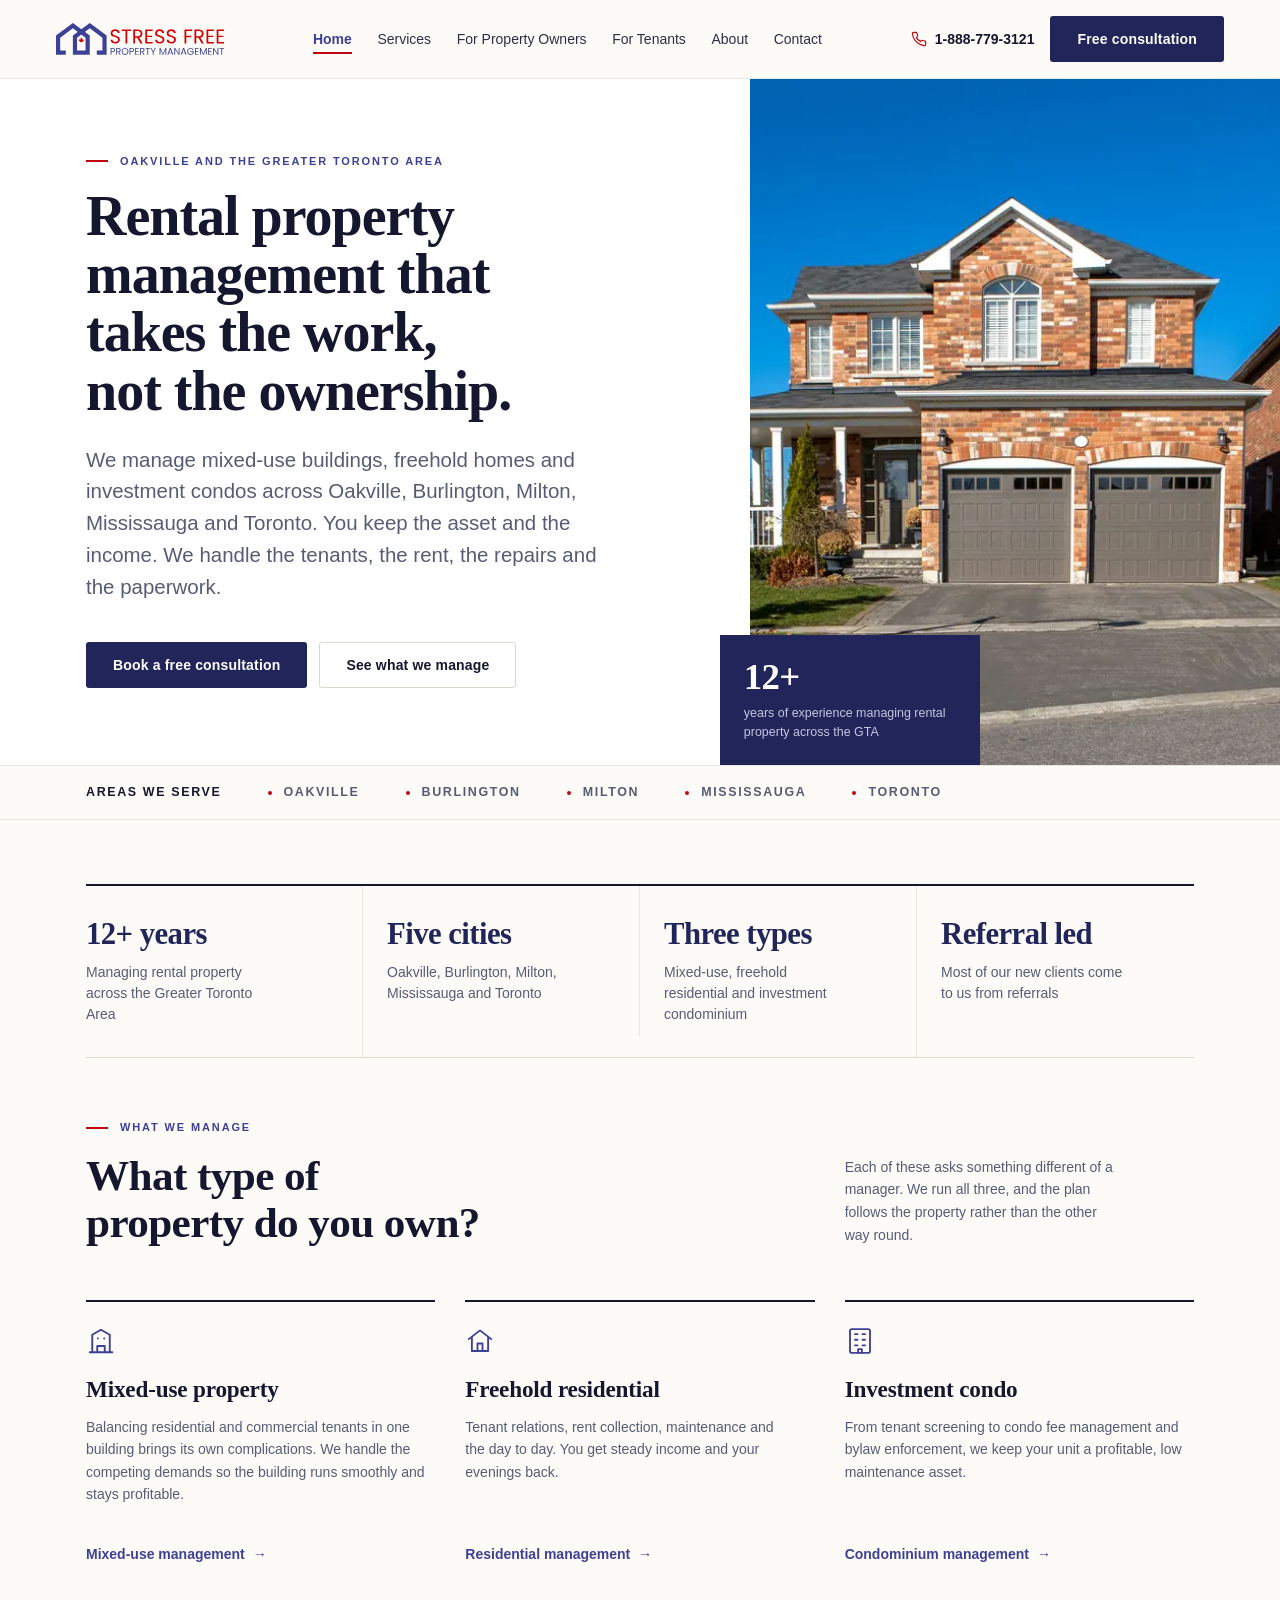
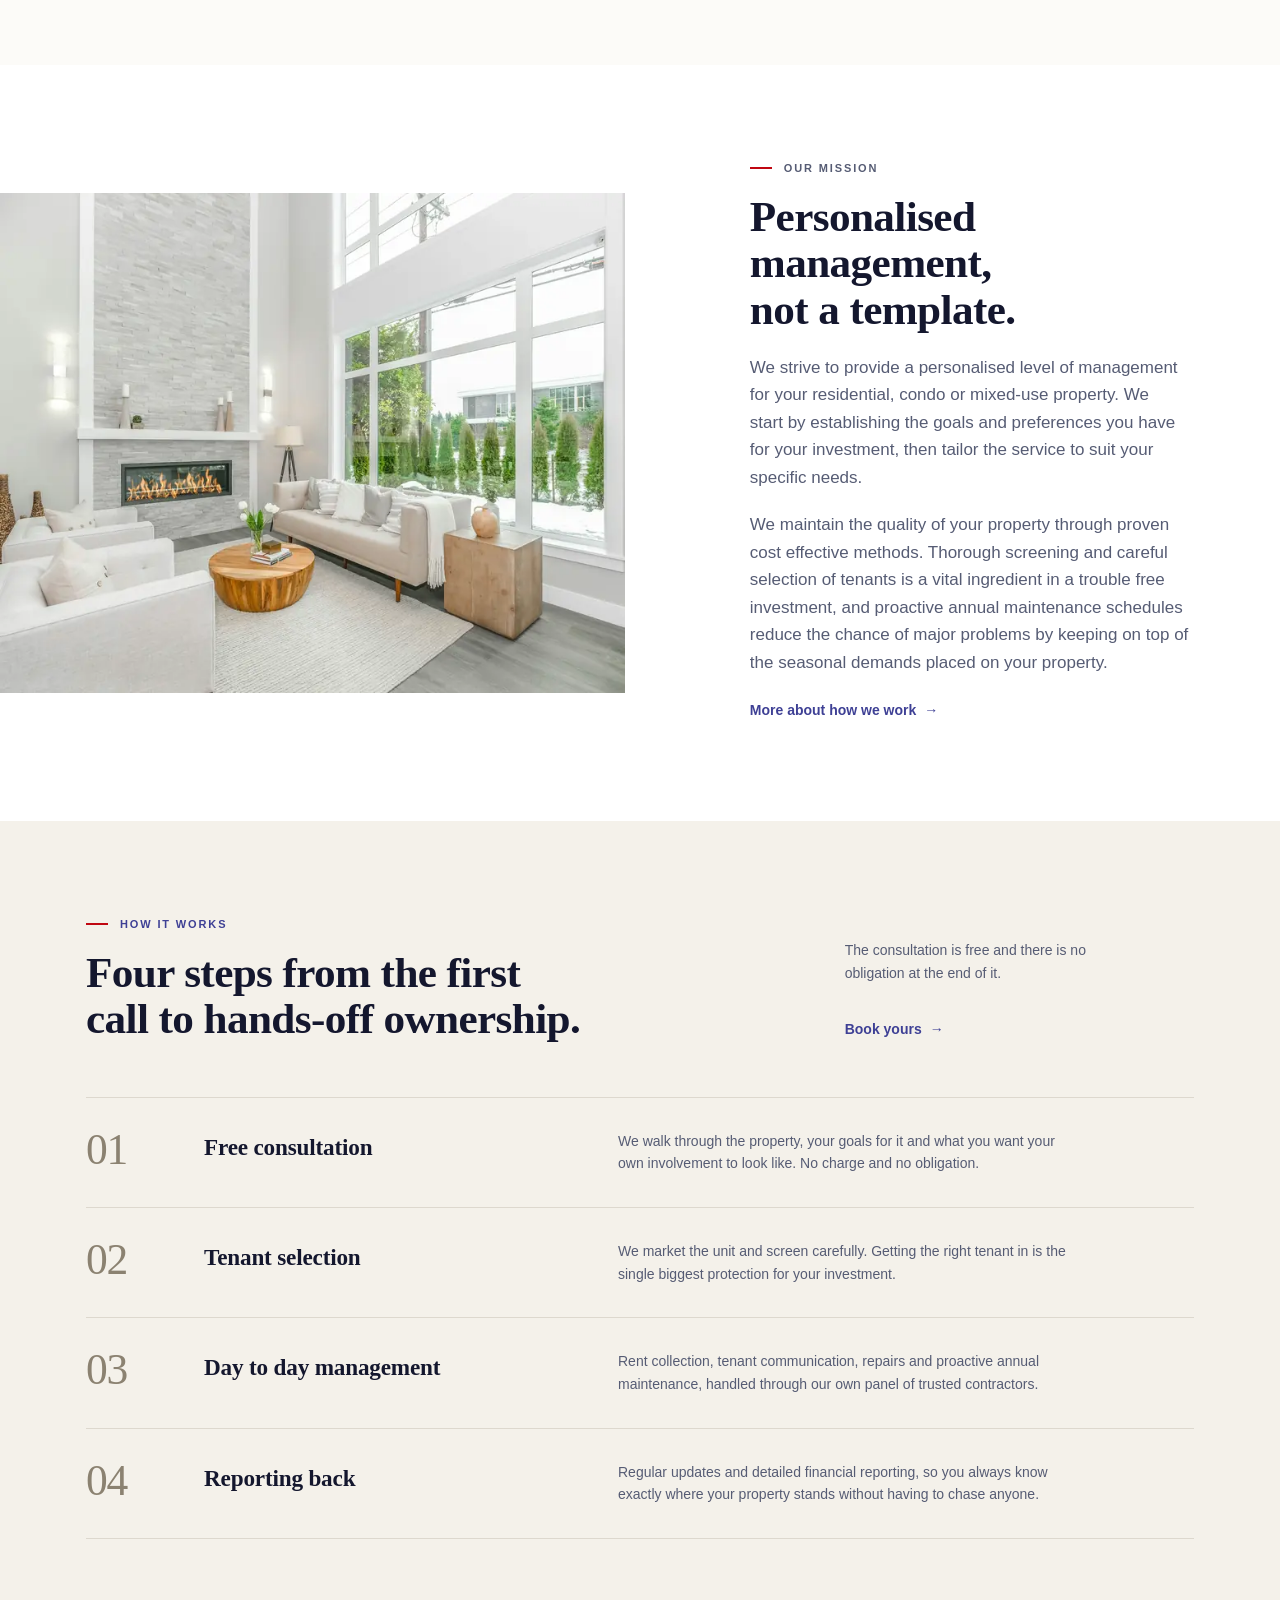
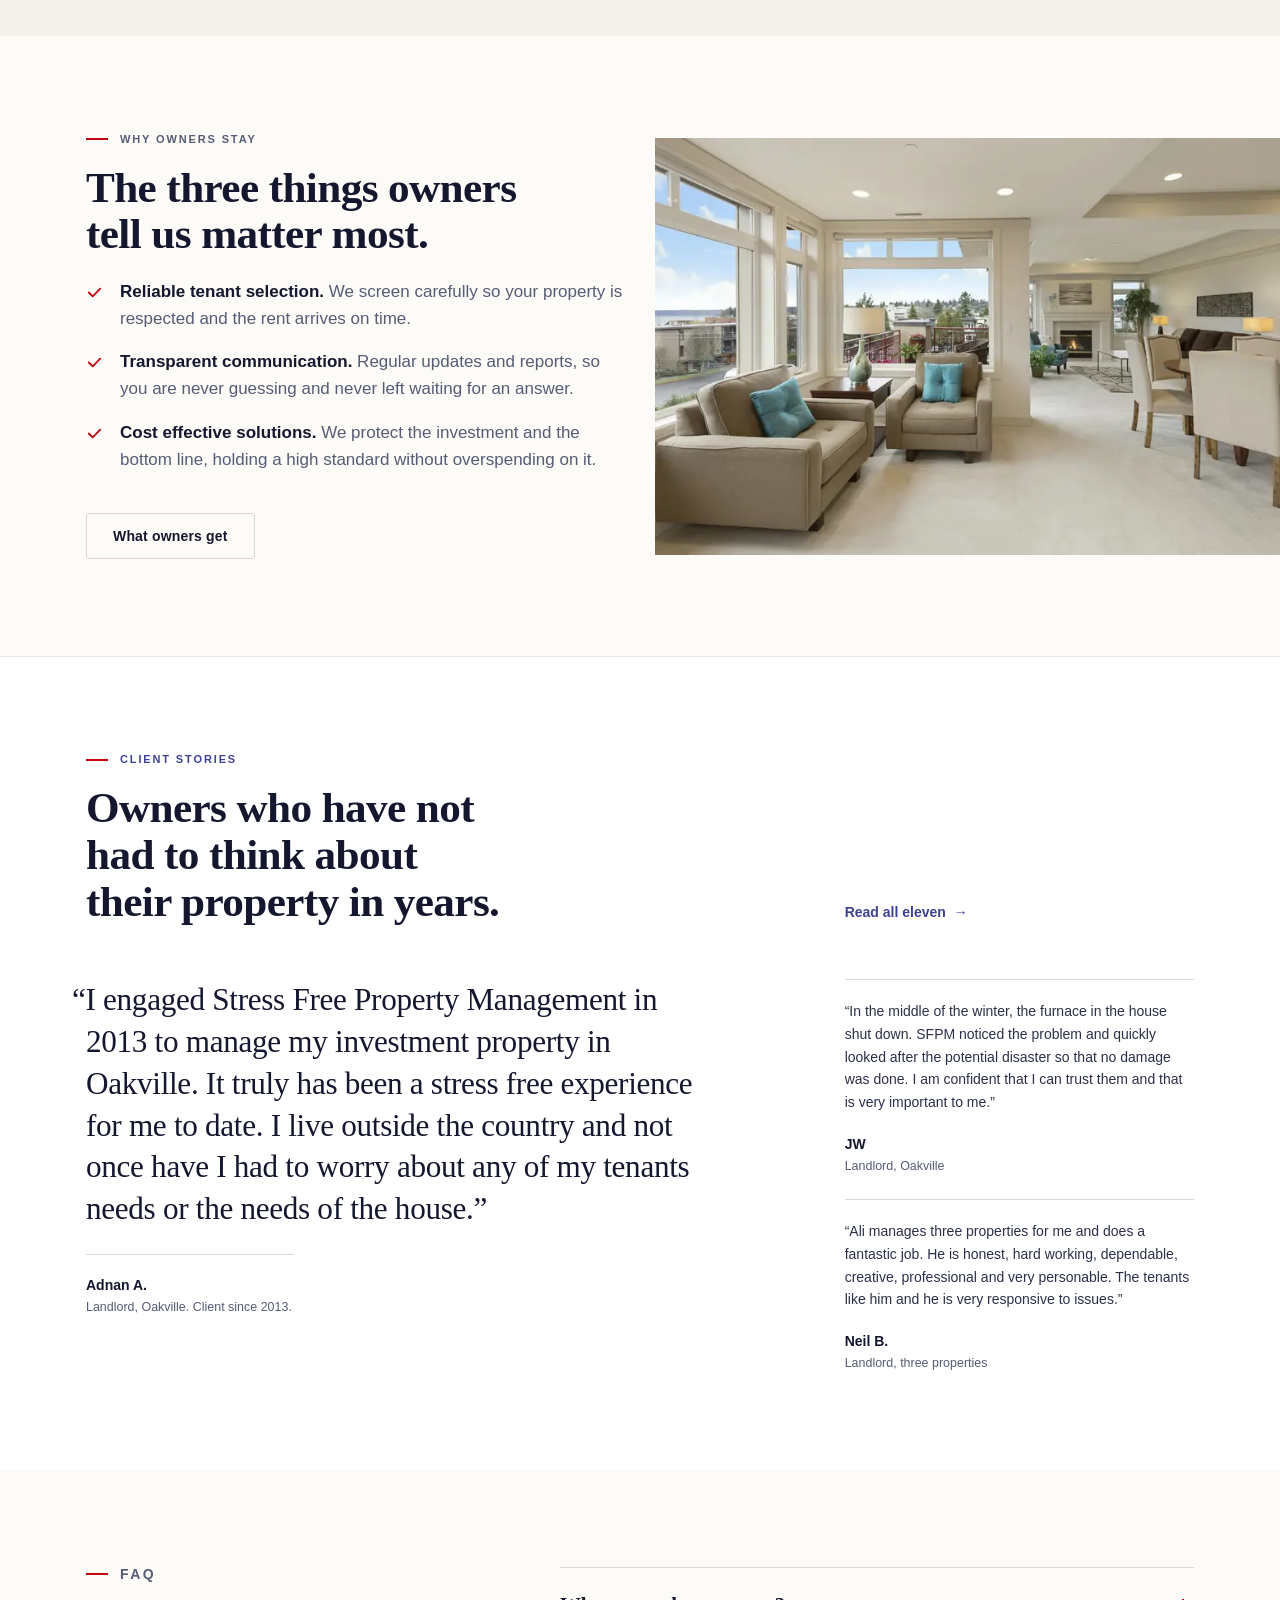
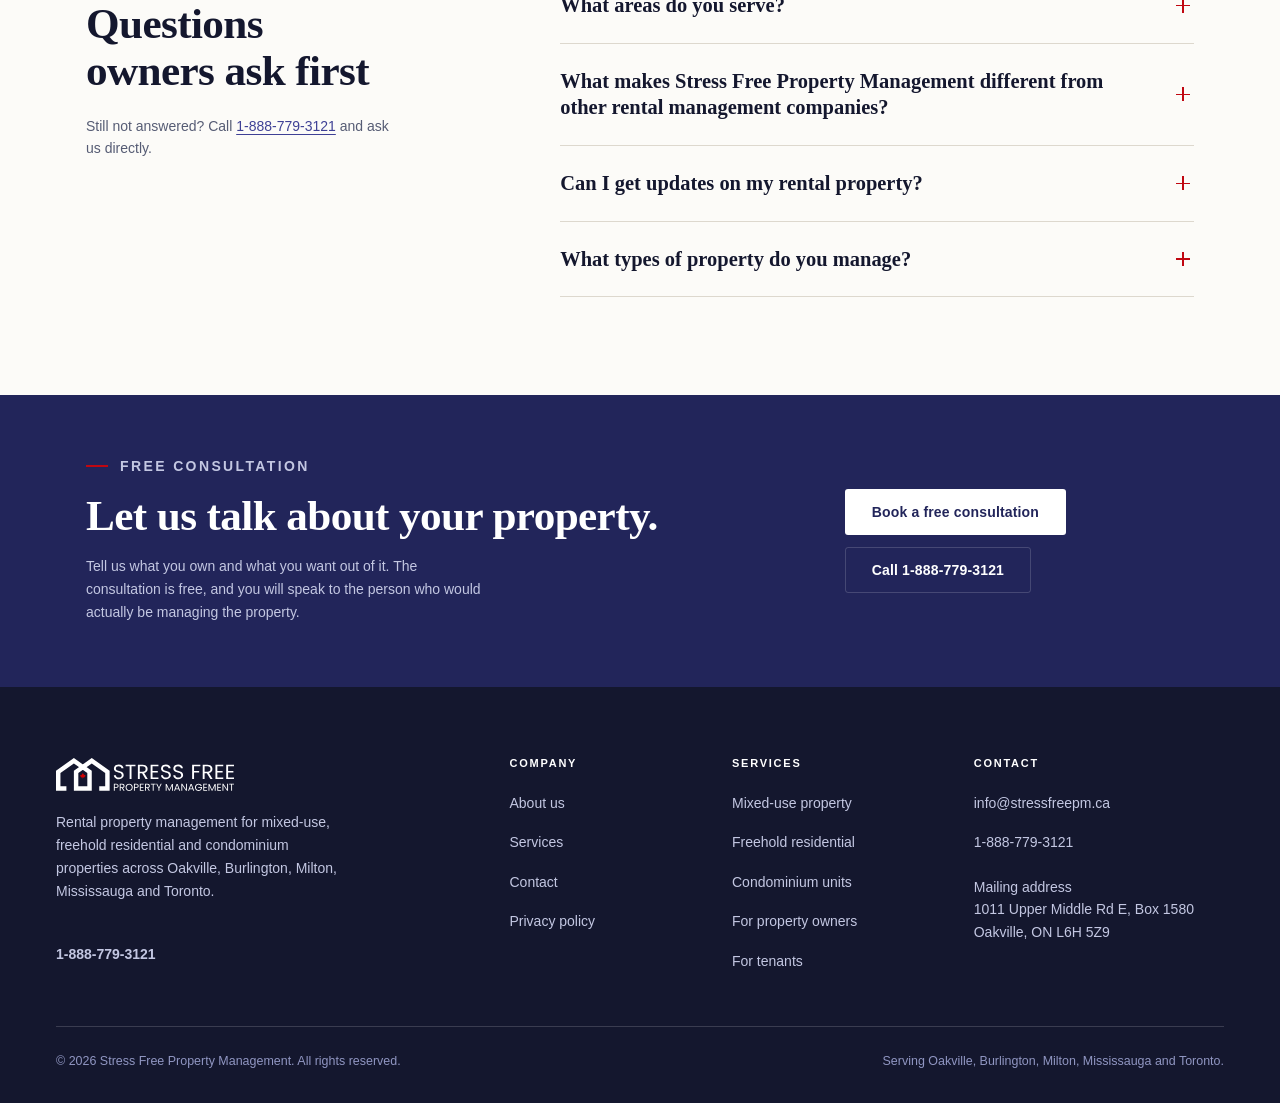
<file: index.html>
<!DOCTYPE html>
<html lang="en-CA">
<head>
<meta charset="utf-8">
<meta name="viewport" content="width=device-width, initial-scale=1">
<title>Property Management Oakville, Burlington &amp; GTA | Stress Free Property Management</title>
<meta name="description" content="Rental property management in Oakville, Burlington, Milton, Mississauga and Toronto. Mixed-use, freehold residential and investment condos, managed properly. 12+ years of experience. Book a free consultation.">
<link rel="canonical" href="https://stressfreepm.ca/">
<meta name="theme-color" content="#22255a">
<link rel="icon" href="assets/images/icon.svg" type="image/svg+xml">
<link rel="icon" href="assets/images/favicon.png" type="image/png" sizes="180x180">
<link rel="apple-touch-icon" href="assets/images/favicon.png">

<meta property="og:type" content="website">
<meta property="og:site_name" content="Stress Free Property Management">
<meta property="og:locale" content="en_CA">
<meta property="og:title" content="Property Management Oakville, Burlington &amp; GTA | Stress Free Property Management">
<meta property="og:description" content="Rental property management in Oakville, Burlington, Milton, Mississauga and Toronto. Mixed-use, freehold residential and investment condos, managed properly. 12+ years of experience. Book a free consultation.">
<meta property="og:url" content="https://stressfreepm.ca/">
<meta property="og:image" content="https://stressfreepm.ca/assets/images/social-preview.jpg">
<meta property="og:image:width" content="1200">
<meta property="og:image:height" content="630">
<meta property="og:image:alt" content="Stress Free Property Management, rental property management across Oakville and the GTA">
<meta name="twitter:card" content="summary_large_image">
<meta name="twitter:title" content="Property Management Oakville, Burlington &amp; GTA | Stress Free Property Management">
<meta name="twitter:description" content="Rental property management in Oakville, Burlington, Milton, Mississauga and Toronto. Mixed-use, freehold residential and investment condos, managed properly. 12+ years of experience. Book a free consultation.">
<meta name="twitter:image" content="https://stressfreepm.ca/assets/images/social-preview.jpg">

<link rel="preload" as="image" type="image/webp" href="assets/images/home-exterior-oakville-1400.webp" imagesrcset="assets/images/home-exterior-oakville-900.webp 900w, assets/images/home-exterior-oakville-1400.webp 1400w" imagesizes="(max-width: 900px) 100vw, 50vw" fetchpriority="high">
<link rel="stylesheet" href="assets/css/styles.css">
<script type="application/ld+json">
{
  "@context": "https://schema.org",
  "@type": "RealEstateAgent",
  "@id": "https://stressfreepm.ca/#organisation",
  "name": "Stress Free Property Management",
  "legalName": "Stress Free Property Management Inc.",
  "description": "Rental property management for mixed-use, freehold residential and condominium properties in Oakville, Burlington, Milton, Mississauga and Toronto.",
  "url": "https://stressfreepm.ca/",
  "telephone": "+1-888-779-3121",
  "email": "info@stressfreepm.ca",
  "logo": "https://stressfreepm.ca/assets/images/logo.png",
  "image": "https://stressfreepm.ca/assets/images/social-preview.jpg",
  "priceRange": "$$",
  "address": {
    "@type": "PostalAddress",
    "streetAddress": "1011 Upper Middle Rd E, Box 1580",
    "addressLocality": "Oakville",
    "addressRegion": "ON",
    "postalCode": "L6H 5Z9",
    "addressCountry": "CA"
  },
  "areaServed": [
    { "@type": "City", "name": "Oakville" },
    { "@type": "City", "name": "Burlington" },
    { "@type": "City", "name": "Milton" },
    { "@type": "City", "name": "Mississauga" },
    { "@type": "City", "name": "Toronto" }
  ],
  "knowsAbout": ["Rental property management", "Tenant screening", "Rent collection", "Property maintenance coordination"],
  "hasOfferCatalog": {
    "@type": "OfferCatalog",
    "name": "Property management services",
    "itemListElement": [
      { "@type": "Offer", "itemOffered": { "@type": "Service", "name": "Mixed-use property management" } },
      { "@type": "Offer", "itemOffered": { "@type": "Service", "name": "Freehold residential management" } },
      { "@type": "Offer", "itemOffered": { "@type": "Service", "name": "Condominium unit management" } }
    ]
  }
}
</script>
<script type="application/ld+json">
{
  "@context": "https://schema.org",
  "@type": "FAQPage",
  "mainEntity": [
    {
      "@type": "Question",
      "name": "What areas do you serve?",
      "acceptedAnswer": { "@type": "Answer", "text": "We provide rental property management services in Oakville, Burlington, Milton, Mississauga and Toronto." }
    },
    {
      "@type": "Question",
      "name": "What makes Stress Free Property Management different from other rental management companies?",
      "acceptedAnswer": { "@type": "Answer", "text": "Our hands-on approach and our commitment to transparency. We handle every aspect of your property, from tenant selection through to maintenance, with your best interests in mind, and most of our new clients come to us from referrals." }
    },
    {
      "@type": "Question",
      "name": "Can I get updates on my rental property?",
      "acceptedAnswer": { "@type": "Answer", "text": "Yes. We provide regular updates, detailed financial reports and open communication so you always know where your property stands." }
    },
    {
      "@type": "Question",
      "name": "What types of property do you manage?",
      "acceptedAnswer": { "@type": "Answer", "text": "Mixed-use buildings with both residential and commercial tenants, freehold residential homes, and investment condominium units." }
    }
  ]
}
</script>
</head>
<body>
  <a class="skip-link" href="#main">Skip to main content</a>

  <header class="site-header">
    <div class="shell header-inner">
      <a class="brand" href="index.html" aria-label="Stress Free Property Management, home">
        <img src="assets/images/logo.svg" alt="Stress Free Property Management" width="1280" height="240">
      </a>

      <nav class="nav" id="primary-nav" aria-label="Primary">
        <a href="index.html" aria-current="page">Home</a>
        <a href="services.html">Services</a>
        <a href="property-owners.html">For Property Owners</a>
        <a href="tenants.html">For Tenants</a>
        <a href="about.html">About</a>
        <a href="contact.html">Contact</a>
        <a class="btn btn--primary" href="contact.html">Book a free consultation</a>
      </nav>

      <div class="header-actions">
        <a class="header-phone" href="tel:+18887793121" aria-label="Call Stress Free Property Management on 1-888-779-3121"><svg viewBox="0 0 24 24" fill="none" stroke="currentColor" stroke-width="1.8" stroke-linecap="round" stroke-linejoin="round" aria-hidden="true"><path d="M22 16.9v3a2 2 0 0 1-2.2 2 19.8 19.8 0 0 1-8.6-3.1 19.5 19.5 0 0 1-6-6A19.8 19.8 0 0 1 2.1 4.2 2 2 0 0 1 4.1 2h3a2 2 0 0 1 2 1.7c.1 1 .4 1.9.7 2.8a2 2 0 0 1-.4 2.1L8.1 9.9a16 16 0 0 0 6 6l1.3-1.3a2 2 0 0 1 2.1-.4c.9.3 1.8.6 2.8.7a2 2 0 0 1 1.7 2Z"/></svg><span>1-888-779-3121</span></a>
        <a class="btn btn--primary" href="contact.html" data-header-cta>Free consultation</a>
        <button class="nav-toggle" type="button" aria-expanded="false" aria-controls="primary-nav" aria-label="Open the main menu">
          <svg width="20" height="14" viewBox="0 0 20 14" fill="none" stroke="currentColor" stroke-width="2" stroke-linecap="round" aria-hidden="true"><path d="M1 1h18M1 7h18M1 13h18"/></svg>
        </button>
      </div>
    </div>
  </header>

  <main id="main">
    <section class="hero">
      <div class="canvas hero-inner">
        <div class="hero-copy">
          <p class="eyebrow">Oakville and the Greater Toronto Area</p>
          <h1>Rental property management that takes the work, not the ownership.</h1>
          <p class="lede">We manage mixed-use buildings, freehold homes and investment condos across Oakville,
            Burlington, Milton, Mississauga and Toronto. You keep the asset and the income. We handle the
            tenants, the rent, the repairs and the paperwork.</p>
          <div class="btn-row">
            <a class="btn btn--primary" href="contact.html">Book a free consultation</a>
            <a class="btn btn--ghost" href="services.html">See what we manage</a>
          </div>
        </div>

        <figure class="hero-figure">
          <picture>
            <source type="image/webp" srcset="assets/images/home-exterior-oakville-900.webp 900w, assets/images/home-exterior-oakville-1400.webp 1400w" sizes="(max-width: 900px) 100vw, 50vw">
            <img src="assets/images/home-exterior-oakville-640.jpg" alt="A red brick two storey detached home in a Halton subdivision, with a covered porch, a double garage and the recycling bins out at the curb" width="1400" height="1050" fetchpriority="high">
          </picture>
          <p class="hero-note"><strong>12+</strong><span>years of experience managing rental property across the GTA</span></p>
        </figure>
      </div>

      <div class="hero-rail">
        <div class="canvas">
          <ul>
            <li>Areas we serve</li>
            <li>Oakville</li>
            <li>Burlington</li>
            <li>Milton</li>
            <li>Mississauga</li>
            <li>Toronto</li>
          </ul>
        </div>
      </div>
    </section>

    <section class="band band--sm">
      <div class="canvas">
        <div class="figure-row">
          <div><strong>12+ years</strong><span>Managing rental property across the Greater Toronto Area</span></div>
          <div><strong>Five cities</strong><span>Oakville, Burlington, Milton, Mississauga and Toronto</span></div>
          <div><strong>Three types</strong><span>Mixed-use, freehold residential and investment condominium</span></div>
          <div><strong>Referral led</strong><span>Most of our new clients come to us from referrals</span></div>
        </div>
      </div>
    </section>

    <section class="band band--top0">
      <div class="canvas head">
        <div class="head-main">
          <p class="eyebrow">What we manage</p>
          <h2>What type of property do you own?</h2>
        </div>
        <div class="head-aside">
          <p>Each of these asks something different of a manager. We run all three, and the plan follows the
            property rather than the other way round.</p>
        </div>
      </div>

      <div class="canvas">
      <div class="grid grid--3">
        <article class="card">
          <div class="card-icon"><svg viewBox="0 0 24 24" fill="none" stroke="currentColor" stroke-width="1.5" stroke-linecap="round" stroke-linejoin="round" aria-hidden="true"><path d="M3 21h18"/><path d="M5 21V7l7-4 7 4v14"/><path d="M9 21v-5h6v5"/><path d="M9.5 10h.01M14.5 10h.01"/></svg></div>
          <h3>Mixed-use property</h3>
          <p>Balancing residential and commercial tenants in one building brings its own complications. We handle the competing demands so the building runs smoothly and stays profitable.</p>
          <a class="arrow-link" href="services.html#mixed-use">Mixed-use management</a>
        </article>
        <article class="card">
          <div class="card-icon"><svg viewBox="0 0 24 24" fill="none" stroke="currentColor" stroke-width="1.5" stroke-linecap="round" stroke-linejoin="round" aria-hidden="true"><path d="m3 10.5 9-7 9 7"/><path d="M5.5 9.3V20h13V9.3"/><path d="M10 20v-6h4v6"/></svg></div>
          <h3>Freehold residential</h3>
          <p>Tenant relations, rent collection, maintenance and the day to day. You get steady income and your evenings back.</p>
          <a class="arrow-link" href="services.html#residential">Residential management</a>
        </article>
        <article class="card">
          <div class="card-icon"><svg viewBox="0 0 24 24" fill="none" stroke="currentColor" stroke-width="1.5" stroke-linecap="round" stroke-linejoin="round" aria-hidden="true"><rect x="4" y="2.5" width="16" height="19" rx="1.5"/><path d="M8 6.5h2M14 6.5h2M8 11h2M14 11h2M8 15.5h2M14 15.5h2"/><path d="M10.5 21.5v-3h3v3"/></svg></div>
          <h3>Investment condo</h3>
          <p>From tenant screening to condo fee management and bylaw enforcement, we keep your unit a profitable, low maintenance asset.</p>
          <a class="arrow-link" href="services.html#condominium">Condominium management</a>
        </article>
      </div>
      </div>
    </section>

    <section class="band band--surface">
      <div class="canvas feature-inner feature--bleed-left">
        <figure class="feature-media feature-media--photo">
          <picture>
            <source type="image/webp" srcset="assets/images/living-room-interior-760.webp 760w, assets/images/living-room-interior-1400.webp 1400w" sizes="(max-width: 900px) 100vw, 52vw">
            <img src="assets/images/living-room-interior-640.jpg" alt="A double height living room with a linear gas fireplace and a wall of windows onto the garden" width="1400" height="1120" loading="lazy" decoding="async">
          </picture>
        </figure>
        <div class="feature-body">
          <p class="eyebrow">Our mission</p>
          <h2>Personalised management, not a template.</h2>
          <p>We strive to provide a personalised level of management for your residential, condo or mixed-use
            property. We start by establishing the goals and preferences you have for your investment, then
            tailor the service to suit your specific needs.</p>
          <p>We maintain the quality of your property through proven cost effective methods. Thorough screening
            and careful selection of tenants is a vital ingredient in a trouble free investment, and proactive
            annual maintenance schedules reduce the chance of major problems by keeping on top of the seasonal
            demands placed on your property.</p>
          <p><a class="arrow-link" href="about.html">More about how we work</a></p>
        </div>
      </div>
    </section>

    <section class="band band--sand">
      <div class="canvas head head--wide">
        <div class="head-main">
          <p class="eyebrow">How it works</p>
          <h2>Four steps from the first call to hands-off ownership.</h2>
        </div>
        <div class="head-aside">
          <p>The consultation is free and there is no obligation at the end of it.</p>
          <a class="arrow-link" href="contact.html">Book yours</a>
        </div>
      </div>

      <div class="canvas">
      <ol class="steps">
        <li>
          <span class="num">01</span>
          <h3>Free consultation</h3>
          <p>We walk through the property, your goals for it and what you want your own involvement to look like. No charge and no obligation.</p>
        </li>
        <li>
          <span class="num">02</span>
          <h3>Tenant selection</h3>
          <p>We market the unit and screen carefully. Getting the right tenant in is the single biggest protection for your investment.</p>
        </li>
        <li>
          <span class="num">03</span>
          <h3>Day to day management</h3>
          <p>Rent collection, tenant communication, repairs and proactive annual maintenance, handled through our own panel of trusted contractors.</p>
        </li>
        <li>
          <span class="num">04</span>
          <h3>Reporting back</h3>
          <p>Regular updates and detailed financial reporting, so you always know exactly where your property stands without having to chase anyone.</p>
        </li>
      </ol>
      </div>
    </section>

    <section class="band">
      <div class="canvas feature-inner feature--bleed-right">
        <figure class="feature-media feature-media--wide">
          <picture>
            <source type="image/webp" srcset="assets/images/living-room-wide-760.webp 760w, assets/images/living-room-wide-1400.webp 1400w" sizes="(max-width: 900px) 100vw, 52vw">
            <img src="assets/images/living-room-wide-640.jpg" alt="An open plan living and dining room with corner windows and a gas fireplace, turned over between tenancies" width="1400" height="933" loading="lazy" decoding="async">
          </picture>
        </figure>
        <div class="feature-body">
          <p class="eyebrow">Why owners stay</p>
          <h2>The three things owners tell us matter most.</h2>
      <ul class="checklist">
        <li><svg viewBox="0 0 24 24" fill="none" stroke="currentColor" stroke-width="2.6" stroke-linecap="round" stroke-linejoin="round" aria-hidden="true"><path d="m4 12 5.5 5.5L20 6.5"/></svg><span><strong>Reliable tenant selection.</strong> We screen carefully so your property is respected and the rent arrives on time.</span></li>
        <li><svg viewBox="0 0 24 24" fill="none" stroke="currentColor" stroke-width="2.6" stroke-linecap="round" stroke-linejoin="round" aria-hidden="true"><path d="m4 12 5.5 5.5L20 6.5"/></svg><span><strong>Transparent communication.</strong> Regular updates and reports, so you are never guessing and never left waiting for an answer.</span></li>
        <li><svg viewBox="0 0 24 24" fill="none" stroke="currentColor" stroke-width="2.6" stroke-linecap="round" stroke-linejoin="round" aria-hidden="true"><path d="m4 12 5.5 5.5L20 6.5"/></svg><span><strong>Cost effective solutions.</strong> We protect the investment and the bottom line, holding a high standard without overspending on it.</span></li>
      </ul>
          <div class="btn-row btn-row--spaced">
            <a class="btn btn--ghost" href="property-owners.html">What owners get</a>
          </div>
        </div>
      </div>
    </section>

    <section class="band band--surface band--hair-top">
      <div class="canvas head">
        <div class="head-main">
          <p class="eyebrow">Client stories</p>
          <h2>Owners who have not had to think about their property in years.</h2>
        </div>
        <div class="head-aside">
          <a class="arrow-link" href="about.html#testimonials">Read all eleven</a>
        </div>
      </div>

      <div class="canvas">
      <figure class="quote-lead">
        <blockquote><p>I engaged Stress Free Property Management in 2013 to manage my investment property in Oakville. It truly has been a stress free experience for me to date. I live outside the country and not once have I had to worry about any of my tenants needs or the needs of the house.</p></blockquote>
        <figcaption><strong>Adnan A.</strong>Landlord, Oakville. Client since 2013.</figcaption>
      </figure>

        <div class="quote-support">
        <figure class="quote">
          <blockquote><p>In the middle of the winter, the furnace in the house shut down. SFPM noticed the problem and quickly looked after the potential disaster so that no damage was done. I am confident that I can trust them and that is very important to me.</p></blockquote>
          <figcaption><strong>JW</strong>Landlord, Oakville</figcaption>
        </figure>
        <figure class="quote">
          <blockquote><p>Ali manages three properties for me and does a fantastic job. He is honest, hard working, dependable, creative, professional and very personable. The tenants like him and he is very responsive to issues.</p></blockquote>
          <figcaption><strong>Neil B.</strong>Landlord, three properties</figcaption>
        </figure>
        </div>
      </div>
    </section>

    <section class="band" id="faq">
      <div class="canvas">
        <div class="faq-intro">
          <p class="eyebrow">FAQ</p>
          <h2>Questions owners ask first</h2>
          <p>Still not answered? Call <a href="tel:+18887793121">1-888-779-3121</a> and ask us directly.</p>
        </div>
        <div class="faq">
          <details>
            <summary>What areas do you serve?</summary>
            <p>We provide rental property management services in Oakville, Burlington, Milton, Mississauga and Toronto.</p>
          </details>
          <details>
            <summary>What makes Stress Free Property Management different from other rental management companies?</summary>
            <p>Our hands-on approach and our commitment to transparency. We handle every aspect of your property, from tenant selection through to maintenance, with your best interests in mind, and most of our new clients come to us from referrals.</p>
          </details>
          <details>
            <summary>Can I get updates on my rental property?</summary>
            <p>Yes. We provide regular updates, detailed financial reports and open communication so you always know where your property stands.</p>
          </details>
          <details>
            <summary>What types of property do you manage?</summary>
            <p>Mixed-use buildings with both residential and commercial tenants, freehold residential homes, and investment condominium units.</p>
          </details>
        </div>
      </div>
    </section>

    <section class="band band--sm band--navy">
      <div class="canvas cta-inner">
        <div class="cta-body">
          <p class="eyebrow eyebrow--onDark">Free consultation</p>
          <h2>Let us talk about your property.</h2>
          <p>Tell us what you own and what you want out of it. The consultation is free, and you will speak to the person who would actually be managing the property.</p>
        </div>
        <div class="cta-actions btn-row">
          <a class="btn btn--light" href="contact.html">Book a free consultation</a>
          <a class="btn btn--onDark" href="tel:+18887793121">Call 1-888-779-3121</a>
        </div>
      </div>
    </section>
  </main>

  <footer class="site-footer">
    <div class="shell">
      <div class="footer-grid">
        <div>
          <img src="assets/images/logo-reversed.svg" alt="Stress Free Property Management" width="1280" height="240">
          <p class="footer-about">Rental property management for mixed-use, freehold residential and
            condominium properties across Oakville, Burlington, Milton, Mississauga and Toronto.</p>
          <a class="footer-phone" href="tel:+18887793121">1-888-779-3121</a>
        </div>

        <div>
          <h2>Company</h2>
          <ul>
            <li><a href="about.html">About us</a></li>
            <li><a href="services.html">Services</a></li>
            <li><a href="contact.html">Contact</a></li>
            <li><a href="privacy-policy.html">Privacy policy</a></li>
          </ul>
        </div>

        <div>
          <h2>Services</h2>
          <ul>
            <li><a href="services.html#mixed-use">Mixed-use property</a></li>
            <li><a href="services.html#residential">Freehold residential</a></li>
            <li><a href="services.html#condominium">Condominium units</a></li>
            <li><a href="property-owners.html">For property owners</a></li>
            <li><a href="tenants.html">For tenants</a></li>
          </ul>
        </div>

        <div>
          <h2>Contact</h2>
          <ul>
            <li><a href="mailto:info@stressfreepm.ca">info@stressfreepm.ca</a></li>
            <li><a href="tel:+18887793121">1-888-779-3121</a></li>
          </ul>
          <address>
            Mailing address<br>
            1011 Upper Middle Rd E, Box 1580<br>
            Oakville, ON L6H 5Z9
          </address>
        </div>
      </div>

      <div class="footer-bottom">
        <p>&copy; 2026 Stress Free Property Management. All rights reserved.</p>
        <p>Serving Oakville, Burlington, Milton, Mississauga and Toronto.</p>
      </div>
    </div>
  </footer>

<script src="assets/js/site.js" defer></script>
</body>
</html>
</file>
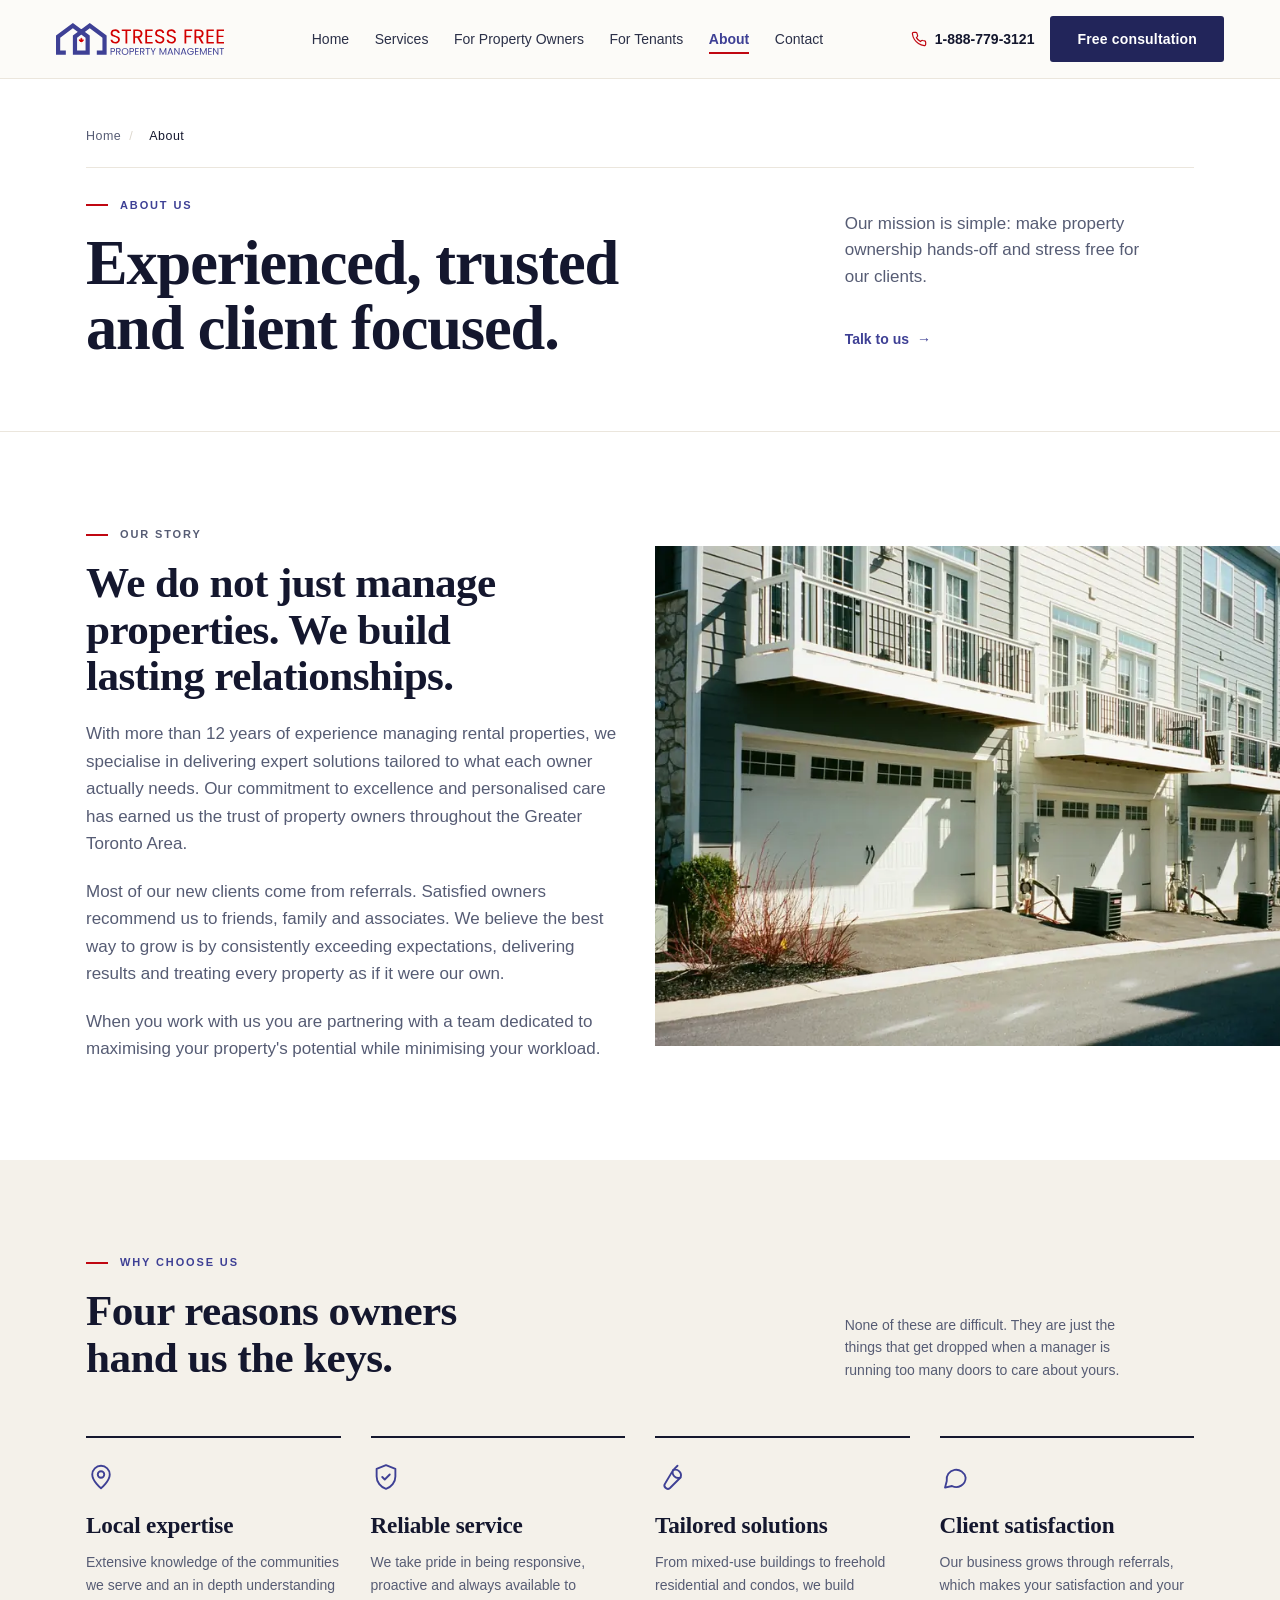
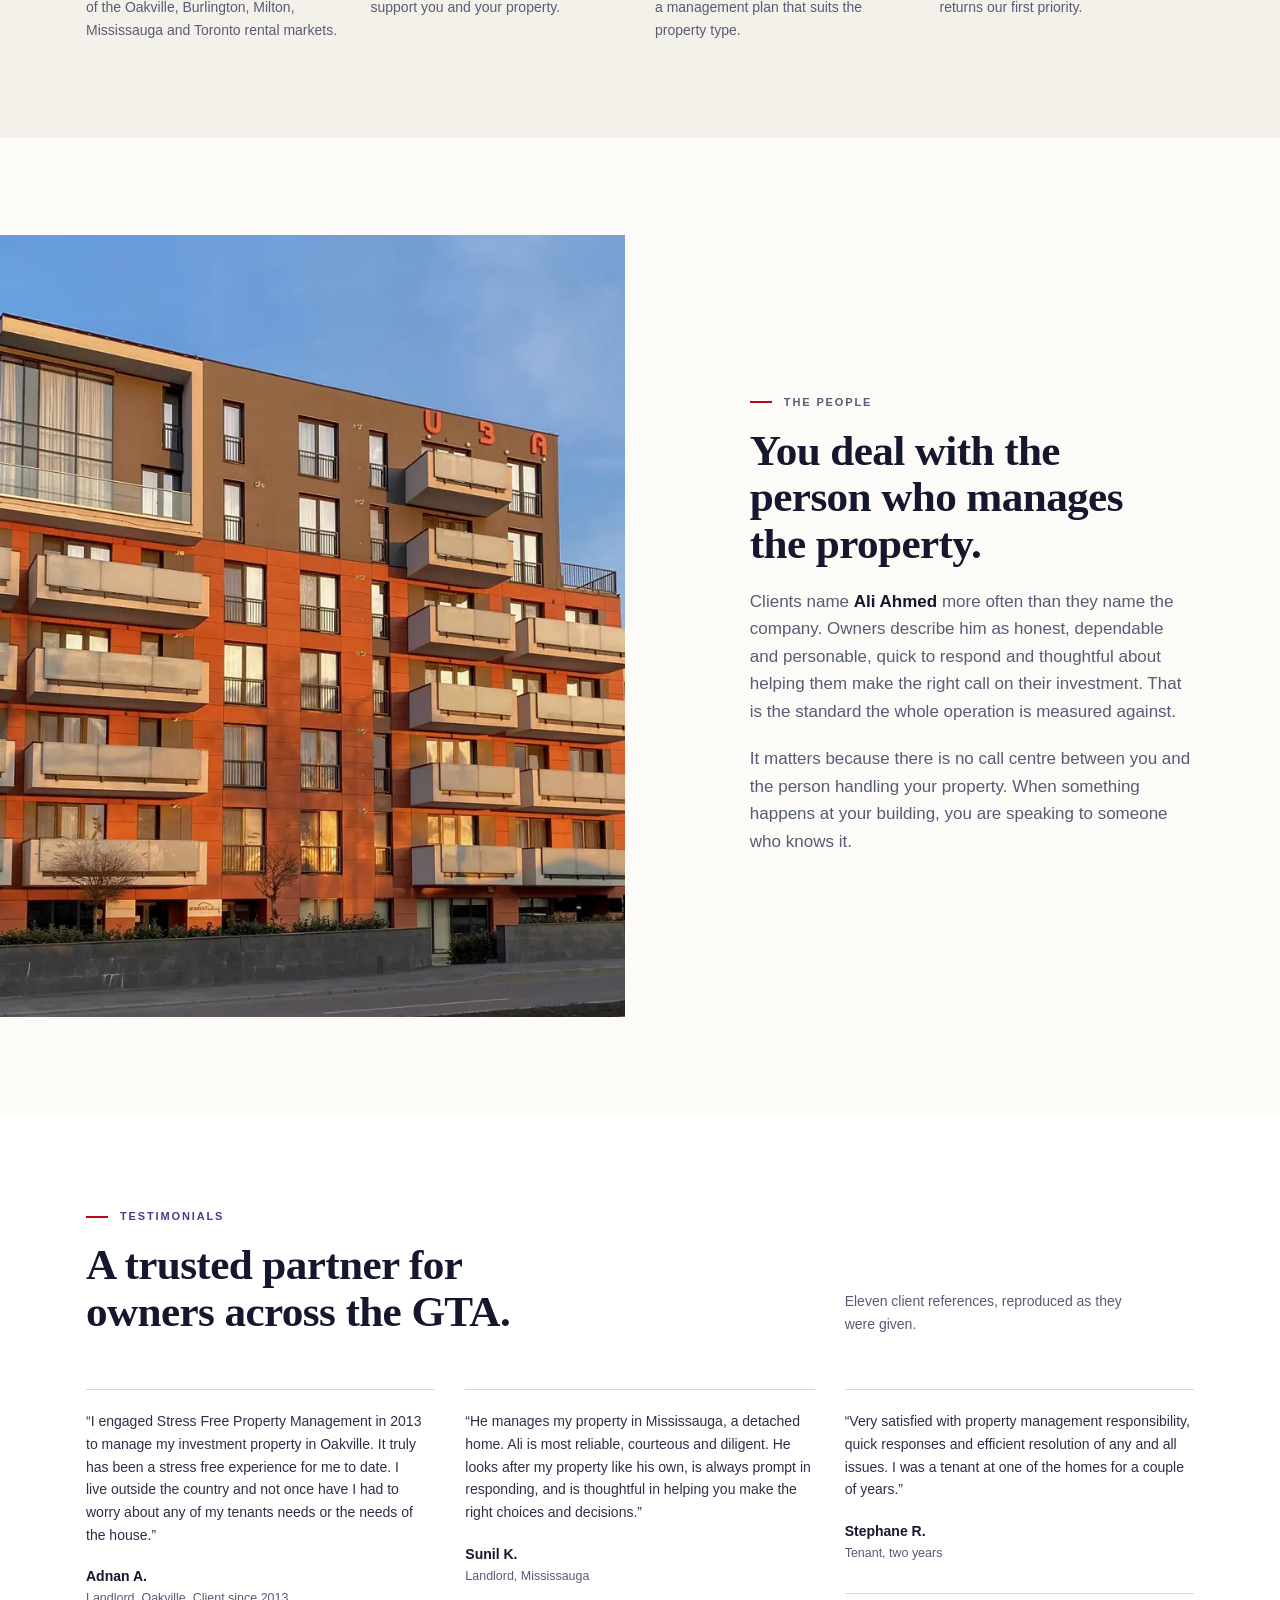
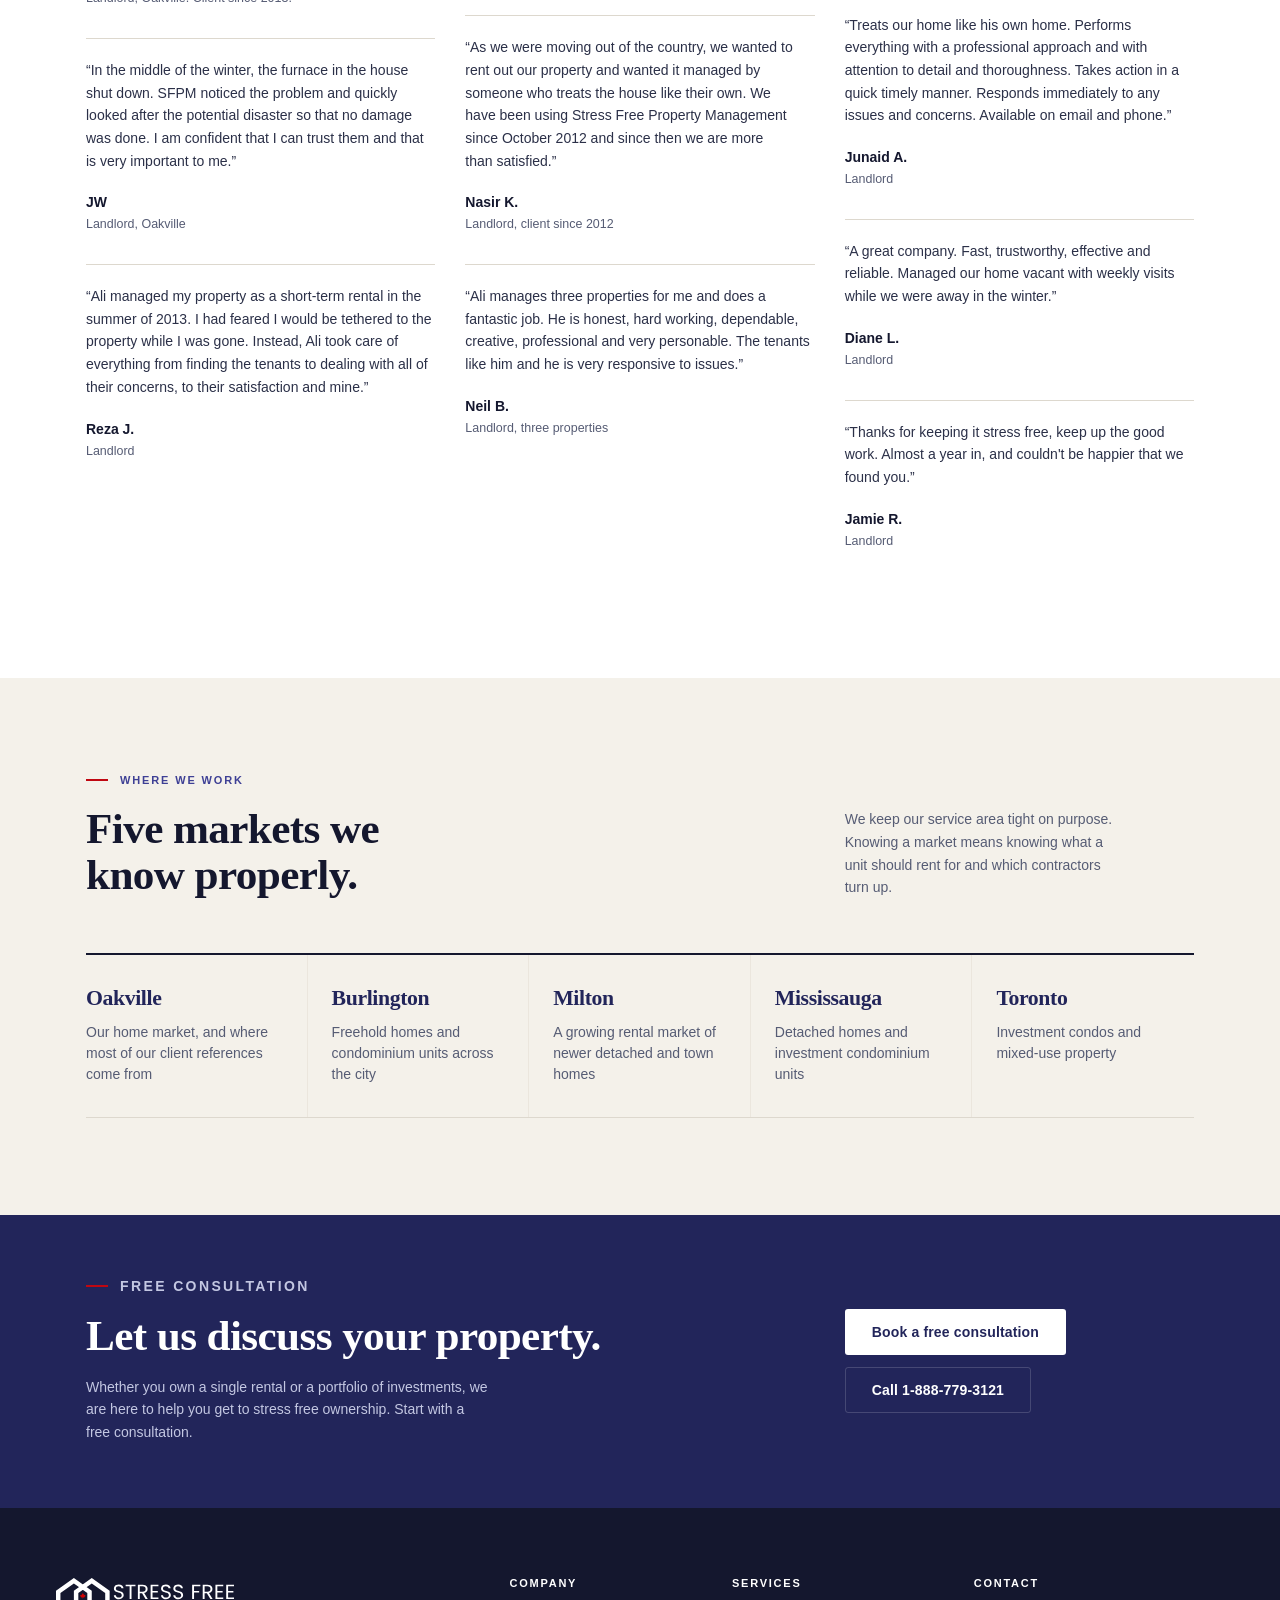
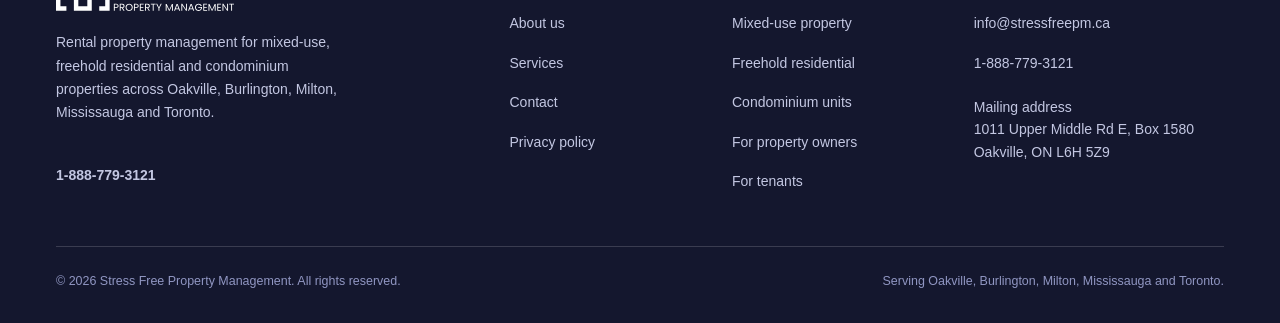
<file: about.html>
<!DOCTYPE html>
<html lang="en-CA">
<head>
<meta charset="utf-8">
<meta name="viewport" content="width=device-width, initial-scale=1">
<title>About Stress Free Property Management | Oakville &amp; the GTA</title>
<meta name="description" content="Rental property services in Oakville, Burlington, Milton, Mississauga and Toronto, with 12+ years of experience. Read what eleven clients say about working with us.">
<link rel="canonical" href="https://stressfreepm.ca/about.html">
<meta name="theme-color" content="#22255a">
<link rel="icon" href="assets/images/icon.svg" type="image/svg+xml">
<link rel="icon" href="assets/images/favicon.png" type="image/png" sizes="180x180">
<link rel="apple-touch-icon" href="assets/images/favicon.png">

<meta property="og:type" content="website">
<meta property="og:site_name" content="Stress Free Property Management">
<meta property="og:locale" content="en_CA">
<meta property="og:title" content="About Stress Free Property Management | Oakville &amp; the GTA">
<meta property="og:description" content="Rental property services in Oakville, Burlington, Milton, Mississauga and Toronto, with 12+ years of experience. Read what eleven clients say about working with us.">
<meta property="og:url" content="https://stressfreepm.ca/about.html">
<meta property="og:image" content="https://stressfreepm.ca/assets/images/social-preview.jpg">
<meta property="og:image:width" content="1200">
<meta property="og:image:height" content="630">
<meta property="og:image:alt" content="Stress Free Property Management, rental property management across Oakville and the GTA">
<meta name="twitter:card" content="summary_large_image">
<meta name="twitter:title" content="About Stress Free Property Management | Oakville &amp; the GTA">
<meta name="twitter:description" content="Rental property services in Oakville, Burlington, Milton, Mississauga and Toronto, with 12+ years of experience. Read what eleven clients say about working with us.">
<meta name="twitter:image" content="https://stressfreepm.ca/assets/images/social-preview.jpg">

<link rel="preload" as="image" type="image/webp" href="assets/images/townhouse-row-1400.webp" imagesrcset="assets/images/townhouse-row-760.webp 760w, assets/images/townhouse-row-1400.webp 1400w" imagesizes="(max-width: 900px) 100vw, 52vw" fetchpriority="high">
<link rel="stylesheet" href="assets/css/styles.css">
<script type="application/ld+json">
{
  "@context": "https://schema.org",
  "@type": "RealEstateAgent",
  "@id": "https://stressfreepm.ca/#organisation",
  "name": "Stress Free Property Management",
  "legalName": "Stress Free Property Management Inc.",
  "description": "Rental property management for mixed-use, freehold residential and condominium properties in Oakville, Burlington, Milton, Mississauga and Toronto.",
  "url": "https://stressfreepm.ca/",
  "telephone": "+1-888-779-3121",
  "email": "info@stressfreepm.ca",
  "logo": "https://stressfreepm.ca/assets/images/logo.png",
  "image": "https://stressfreepm.ca/assets/images/social-preview.jpg",
  "priceRange": "$$",
  "address": {
    "@type": "PostalAddress",
    "streetAddress": "1011 Upper Middle Rd E, Box 1580",
    "addressLocality": "Oakville",
    "addressRegion": "ON",
    "postalCode": "L6H 5Z9",
    "addressCountry": "CA"
  },
  "areaServed": [
    { "@type": "City", "name": "Oakville" },
    { "@type": "City", "name": "Burlington" },
    { "@type": "City", "name": "Milton" },
    { "@type": "City", "name": "Mississauga" },
    { "@type": "City", "name": "Toronto" }
  ],
  "knowsAbout": ["Rental property management", "Tenant screening", "Rent collection", "Property maintenance coordination"],
  "hasOfferCatalog": {
    "@type": "OfferCatalog",
    "name": "Property management services",
    "itemListElement": [
      { "@type": "Offer", "itemOffered": { "@type": "Service", "name": "Mixed-use property management" } },
      { "@type": "Offer", "itemOffered": { "@type": "Service", "name": "Freehold residential management" } },
      { "@type": "Offer", "itemOffered": { "@type": "Service", "name": "Condominium unit management" } }
    ]
  }
}
</script>
<script type="application/ld+json">
{
  "@context": "https://schema.org",
  "@type": "BreadcrumbList",
  "itemListElement": [
    { "@type": "ListItem", "position": 1, "name": "Home", "item": "https://stressfreepm.ca/" },
    { "@type": "ListItem", "position": 2, "name": "About", "item": "https://stressfreepm.ca/about.html" }
  ]
}
</script>
</head>
<body>
  <a class="skip-link" href="#main">Skip to main content</a>

  <header class="site-header">
    <div class="shell header-inner">
      <a class="brand" href="index.html" aria-label="Stress Free Property Management, home">
        <img src="assets/images/logo.svg" alt="Stress Free Property Management" width="1280" height="240">
      </a>

      <nav class="nav" id="primary-nav" aria-label="Primary">
        <a href="index.html">Home</a>
        <a href="services.html">Services</a>
        <a href="property-owners.html">For Property Owners</a>
        <a href="tenants.html">For Tenants</a>
        <a href="about.html" aria-current="page">About</a>
        <a href="contact.html">Contact</a>
        <a class="btn btn--primary" href="contact.html">Book a free consultation</a>
      </nav>

      <div class="header-actions">
        <a class="header-phone" href="tel:+18887793121" aria-label="Call Stress Free Property Management on 1-888-779-3121"><svg viewBox="0 0 24 24" fill="none" stroke="currentColor" stroke-width="1.8" stroke-linecap="round" stroke-linejoin="round" aria-hidden="true"><path d="M22 16.9v3a2 2 0 0 1-2.2 2 19.8 19.8 0 0 1-8.6-3.1 19.5 19.5 0 0 1-6-6A19.8 19.8 0 0 1 2.1 4.2 2 2 0 0 1 4.1 2h3a2 2 0 0 1 2 1.7c.1 1 .4 1.9.7 2.8a2 2 0 0 1-.4 2.1L8.1 9.9a16 16 0 0 0 6 6l1.3-1.3a2 2 0 0 1 2.1-.4c.9.3 1.8.6 2.8.7a2 2 0 0 1 1.7 2Z"/></svg><span>1-888-779-3121</span></a>
        <a class="btn btn--primary" href="contact.html" data-header-cta>Free consultation</a>
        <button class="nav-toggle" type="button" aria-expanded="false" aria-controls="primary-nav" aria-label="Open the main menu">
          <svg width="20" height="14" viewBox="0 0 20 14" fill="none" stroke="currentColor" stroke-width="2" stroke-linecap="round" aria-hidden="true"><path d="M1 1h18M1 7h18M1 13h18"/></svg>
        </button>
      </div>
    </div>
  </header>

  <main id="main">
    <section class="masthead">
      <div class="canvas masthead-inner">
        <p class="breadcrumb"><a href="index.html">Home</a><span>/</span><span aria-current="page">About</span></p>
        <div class="masthead-title">
          <p class="eyebrow">About us</p>
          <h1>Experienced, trusted and client focused.</h1>
        </div>
        <div class="masthead-aside">
          <p class="lede">Our mission is simple: make property ownership hands-off and stress free for our clients.</p>
          <a class="arrow-link" href="contact.html">Talk to us</a>
        </div>
      </div>
    </section>

    <section class="band band--surface">
      <div class="canvas feature-inner feature--bleed-right">
        <figure class="feature-media feature-media--photo">
          <picture>
            <source type="image/webp" srcset="assets/images/townhouse-row-760.webp 760w, assets/images/townhouse-row-1400.webp 1400w" sizes="(max-width: 900px) 100vw, 52vw">
            <img src="assets/images/townhouse-row-640.jpg" alt="A row of townhouses with private garages and balconies on a quiet residential street" width="1400" height="1120" fetchpriority="high">
          </picture>
        </figure>
        <div class="feature-body">
          <p class="eyebrow">Our story</p>
          <h2>We do not just manage properties. We build lasting relationships.</h2>
          <p>With more than 12 years of experience managing rental properties, we specialise in delivering
            expert solutions tailored to what each owner actually needs. Our commitment to excellence and
            personalised care has earned us the trust of property owners throughout the Greater Toronto Area.</p>
          <p>Most of our new clients come from referrals. Satisfied owners recommend us to friends, family and
            associates. We believe the best way to grow is by consistently exceeding expectations, delivering
            results and treating every property as if it were our own.</p>
          <p>When you work with us you are partnering with a team dedicated to maximising your property's
            potential while minimising your workload.</p>
        </div>
      </div>
    </section>

    <section class="band band--sand">
      <div class="canvas head">
        <div class="head-main">
          <p class="eyebrow">Why choose us</p>
          <h2>Four reasons owners hand us the keys.</h2>
        </div>
        <div class="head-aside">
          <p>None of these are difficult. They are just the things that get dropped when a manager is running
            too many doors to care about yours.</p>
        </div>
      </div>

      <div class="canvas">
      <div class="grid grid--4">
        <article class="card">
          <div class="card-icon"><svg viewBox="0 0 24 24" fill="none" stroke="currentColor" stroke-width="1.5" stroke-linecap="round" stroke-linejoin="round" aria-hidden="true"><path d="M12 21s7-5.7 7-11a7 7 0 1 0-14 0c0 5.3 7 11 7 11Z"/><circle cx="12" cy="10" r="2.6"/></svg></div>
          <h3>Local expertise</h3>
          <p>Extensive knowledge of the communities we serve and an in depth understanding of the Oakville, Burlington, Milton, Mississauga and Toronto rental markets.</p>
        </article>
        <article class="card">
          <div class="card-icon"><svg viewBox="0 0 24 24" fill="none" stroke="currentColor" stroke-width="1.5" stroke-linecap="round" stroke-linejoin="round" aria-hidden="true"><path d="M12 2.5 4.5 5.5v6c0 4.7 3.2 8.6 7.5 10 4.3-1.4 7.5-5.3 7.5-10v-6Z"/><path d="m9 12 2 2 4-4"/></svg></div>
          <h3>Reliable service</h3>
          <p>We take pride in being responsive, proactive and always available to support you and your property.</p>
        </article>
        <article class="card">
          <div class="card-icon"><svg viewBox="0 0 24 24" fill="none" stroke="currentColor" stroke-width="1.5" stroke-linecap="round" stroke-linejoin="round" aria-hidden="true"><path d="M14.5 6.5a4.5 4.5 0 0 0 5.9 5.9L12 20.8a2.7 2.7 0 0 1-3.8-3.8Z"/><path d="M20.4 12.4A4.5 4.5 0 0 0 14.5 6.5L18 3"/></svg></div>
          <h3>Tailored solutions</h3>
          <p>From mixed-use buildings to freehold residential and condos, we build a management plan that suits the property type.</p>
        </article>
        <article class="card">
          <div class="card-icon"><svg viewBox="0 0 24 24" fill="none" stroke="currentColor" stroke-width="1.5" stroke-linecap="round" stroke-linejoin="round" aria-hidden="true"><path d="M20.5 12.5a7.5 7.5 0 0 1-10.9 6.7L4 20.5l1.4-5.3A7.5 7.5 0 1 1 20.5 12.5Z"/></svg></div>
          <h3>Client satisfaction</h3>
          <p>Our business grows through referrals, which makes your satisfaction and your returns our first priority.</p>
        </article>
      </div>
      </div>
    </section>

    <section class="band">
      <div class="canvas feature-inner feature--bleed-left">
        <figure class="feature-media feature-media--tall">
          <picture>
            <source type="image/webp" srcset="assets/images/building-evening-760.webp 760w, assets/images/building-evening-1400.webp 1400w" sizes="(max-width: 900px) 100vw, 52vw">
            <img src="assets/images/building-evening-640.jpg" alt="Warm evening light across the balconies of a low rise apartment building" width="1400" height="1750" loading="lazy" decoding="async">
          </picture>
        </figure>
        <div class="feature-body">
          <p class="eyebrow">The people</p>
          <h2>You deal with the person who manages the property.</h2>
          <p>Clients name <strong>Ali Ahmed</strong> more often than they name the company. Owners describe him
            as honest, dependable and personable, quick to respond and thoughtful about helping them make the
            right call on their investment. That is the standard the whole operation is measured against.</p>
          <p>It matters because there is no call centre between you and the person handling your property. When
            something happens at your building, you are speaking to someone who knows it.</p>
        </div>
      </div>
      <div class="canvas">
      </div>
    </section>

    <section class="band band--surface" id="testimonials">
      <div class="canvas head">
        <div class="head-main">
          <p class="eyebrow">Testimonials</p>
          <h2>A trusted partner for owners across the GTA.</h2>
        </div>
        <div class="head-aside">
          <p>Eleven client references, reproduced as they were given.</p>
        </div>
      </div>

      <div class="canvas">
        <div class="quote-wall">
        <figure class="quote">
          <blockquote><p>I engaged Stress Free Property Management in 2013 to manage my investment property in Oakville. It truly has been a stress free experience for me to date. I live outside the country and not once have I had to worry about any of my tenants needs or the needs of the house.</p></blockquote>
          <figcaption><strong>Adnan A.</strong>Landlord, Oakville. Client since 2013.</figcaption>
        </figure>
        <figure class="quote">
          <blockquote><p>In the middle of the winter, the furnace in the house shut down. SFPM noticed the problem and quickly looked after the potential disaster so that no damage was done. I am confident that I can trust them and that is very important to me.</p></blockquote>
          <figcaption><strong>JW</strong>Landlord, Oakville</figcaption>
        </figure>
        <figure class="quote">
          <blockquote><p>Ali managed my property as a short-term rental in the summer of 2013. I had feared I would be tethered to the property while I was gone. Instead, Ali took care of everything from finding the tenants to dealing with all of their concerns, to their satisfaction and mine.</p></blockquote>
          <figcaption><strong>Reza J.</strong>Landlord</figcaption>
        </figure>
        <figure class="quote">
          <blockquote><p>He manages my property in Mississauga, a detached home. Ali is most reliable, courteous and diligent. He looks after my property like his own, is always prompt in responding, and is thoughtful in helping you make the right choices and decisions.</p></blockquote>
          <figcaption><strong>Sunil K.</strong>Landlord, Mississauga</figcaption>
        </figure>
        <figure class="quote">
          <blockquote><p>As we were moving out of the country, we wanted to rent out our property and wanted it managed by someone who treats the house like their own. We have been using Stress Free Property Management since October 2012 and since then we are more than satisfied.</p></blockquote>
          <figcaption><strong>Nasir K.</strong>Landlord, client since 2012</figcaption>
        </figure>
        <figure class="quote">
          <blockquote><p>Ali manages three properties for me and does a fantastic job. He is honest, hard working, dependable, creative, professional and very personable. The tenants like him and he is very responsive to issues.</p></blockquote>
          <figcaption><strong>Neil B.</strong>Landlord, three properties</figcaption>
        </figure>
        <figure class="quote">
          <blockquote><p>Very satisfied with property management responsibility, quick responses and efficient resolution of any and all issues. I was a tenant at one of the homes for a couple of years.</p></blockquote>
          <figcaption><strong>Stephane R.</strong>Tenant, two years</figcaption>
        </figure>
        <figure class="quote">
          <blockquote><p>Treats our home like his own home. Performs everything with a professional approach and with attention to detail and thoroughness. Takes action in a quick timely manner. Responds immediately to any issues and concerns. Available on email and phone.</p></blockquote>
          <figcaption><strong>Junaid A.</strong>Landlord</figcaption>
        </figure>
        <figure class="quote">
          <blockquote><p>A great company. Fast, trustworthy, effective and reliable. Managed our home vacant with weekly visits while we were away in the winter.</p></blockquote>
          <figcaption><strong>Diane L.</strong>Landlord</figcaption>
        </figure>
        <figure class="quote">
          <blockquote><p>Thanks for keeping it stress free, keep up the good work. Almost a year in, and couldn't be happier that we found you.</p></blockquote>
          <figcaption><strong>Jamie R.</strong>Landlord</figcaption>
        </figure>
        </div>
      </div>
    </section>

    <section class="band band--sand">
      <div class="canvas head">
        <div class="head-main">
          <p class="eyebrow">Where we work</p>
          <h2>Five markets we know properly.</h2>
        </div>
        <div class="head-aside">
          <p>We keep our service area tight on purpose. Knowing a market means knowing what a unit should rent
            for and which contractors turn up.</p>
        </div>
      </div>

      <div class="canvas">
        <div class="figure-row figure-row--5">
          <div><strong>Oakville</strong><span>Our home market, and where most of our client references come from</span></div>
          <div><strong>Burlington</strong><span>Freehold homes and condominium units across the city</span></div>
          <div><strong>Milton</strong><span>A growing rental market of newer detached and town homes</span></div>
          <div><strong>Mississauga</strong><span>Detached homes and investment condominium units</span></div>
          <div><strong>Toronto</strong><span>Investment condos and mixed-use property</span></div>
        </div>
      </div>
    </section>

    <section class="band band--sm band--navy">
      <div class="canvas cta-inner">
        <div class="cta-body">
          <p class="eyebrow eyebrow--onDark">Free consultation</p>
          <h2>Let us discuss your property.</h2>
          <p>Whether you own a single rental or a portfolio of investments, we are here to help you get to stress free ownership. Start with a free consultation.</p>
        </div>
        <div class="cta-actions btn-row">
          <a class="btn btn--light" href="contact.html">Book a free consultation</a>
          <a class="btn btn--onDark" href="tel:+18887793121">Call 1-888-779-3121</a>
        </div>
      </div>
    </section>
  </main>

  <footer class="site-footer">
    <div class="shell">
      <div class="footer-grid">
        <div>
          <img src="assets/images/logo-reversed.svg" alt="Stress Free Property Management" width="1280" height="240">
          <p class="footer-about">Rental property management for mixed-use, freehold residential and
            condominium properties across Oakville, Burlington, Milton, Mississauga and Toronto.</p>
          <a class="footer-phone" href="tel:+18887793121">1-888-779-3121</a>
        </div>

        <div>
          <h2>Company</h2>
          <ul>
            <li><a href="about.html">About us</a></li>
            <li><a href="services.html">Services</a></li>
            <li><a href="contact.html">Contact</a></li>
            <li><a href="privacy-policy.html">Privacy policy</a></li>
          </ul>
        </div>

        <div>
          <h2>Services</h2>
          <ul>
            <li><a href="services.html#mixed-use">Mixed-use property</a></li>
            <li><a href="services.html#residential">Freehold residential</a></li>
            <li><a href="services.html#condominium">Condominium units</a></li>
            <li><a href="property-owners.html">For property owners</a></li>
            <li><a href="tenants.html">For tenants</a></li>
          </ul>
        </div>

        <div>
          <h2>Contact</h2>
          <ul>
            <li><a href="mailto:info@stressfreepm.ca">info@stressfreepm.ca</a></li>
            <li><a href="tel:+18887793121">1-888-779-3121</a></li>
          </ul>
          <address>
            Mailing address<br>
            1011 Upper Middle Rd E, Box 1580<br>
            Oakville, ON L6H 5Z9
          </address>
        </div>
      </div>

      <div class="footer-bottom">
        <p>&copy; 2026 Stress Free Property Management. All rights reserved.</p>
        <p>Serving Oakville, Burlington, Milton, Mississauga and Toronto.</p>
      </div>
    </div>
  </footer>

<script src="assets/js/site.js" defer></script>
</body>
</html>
</file>
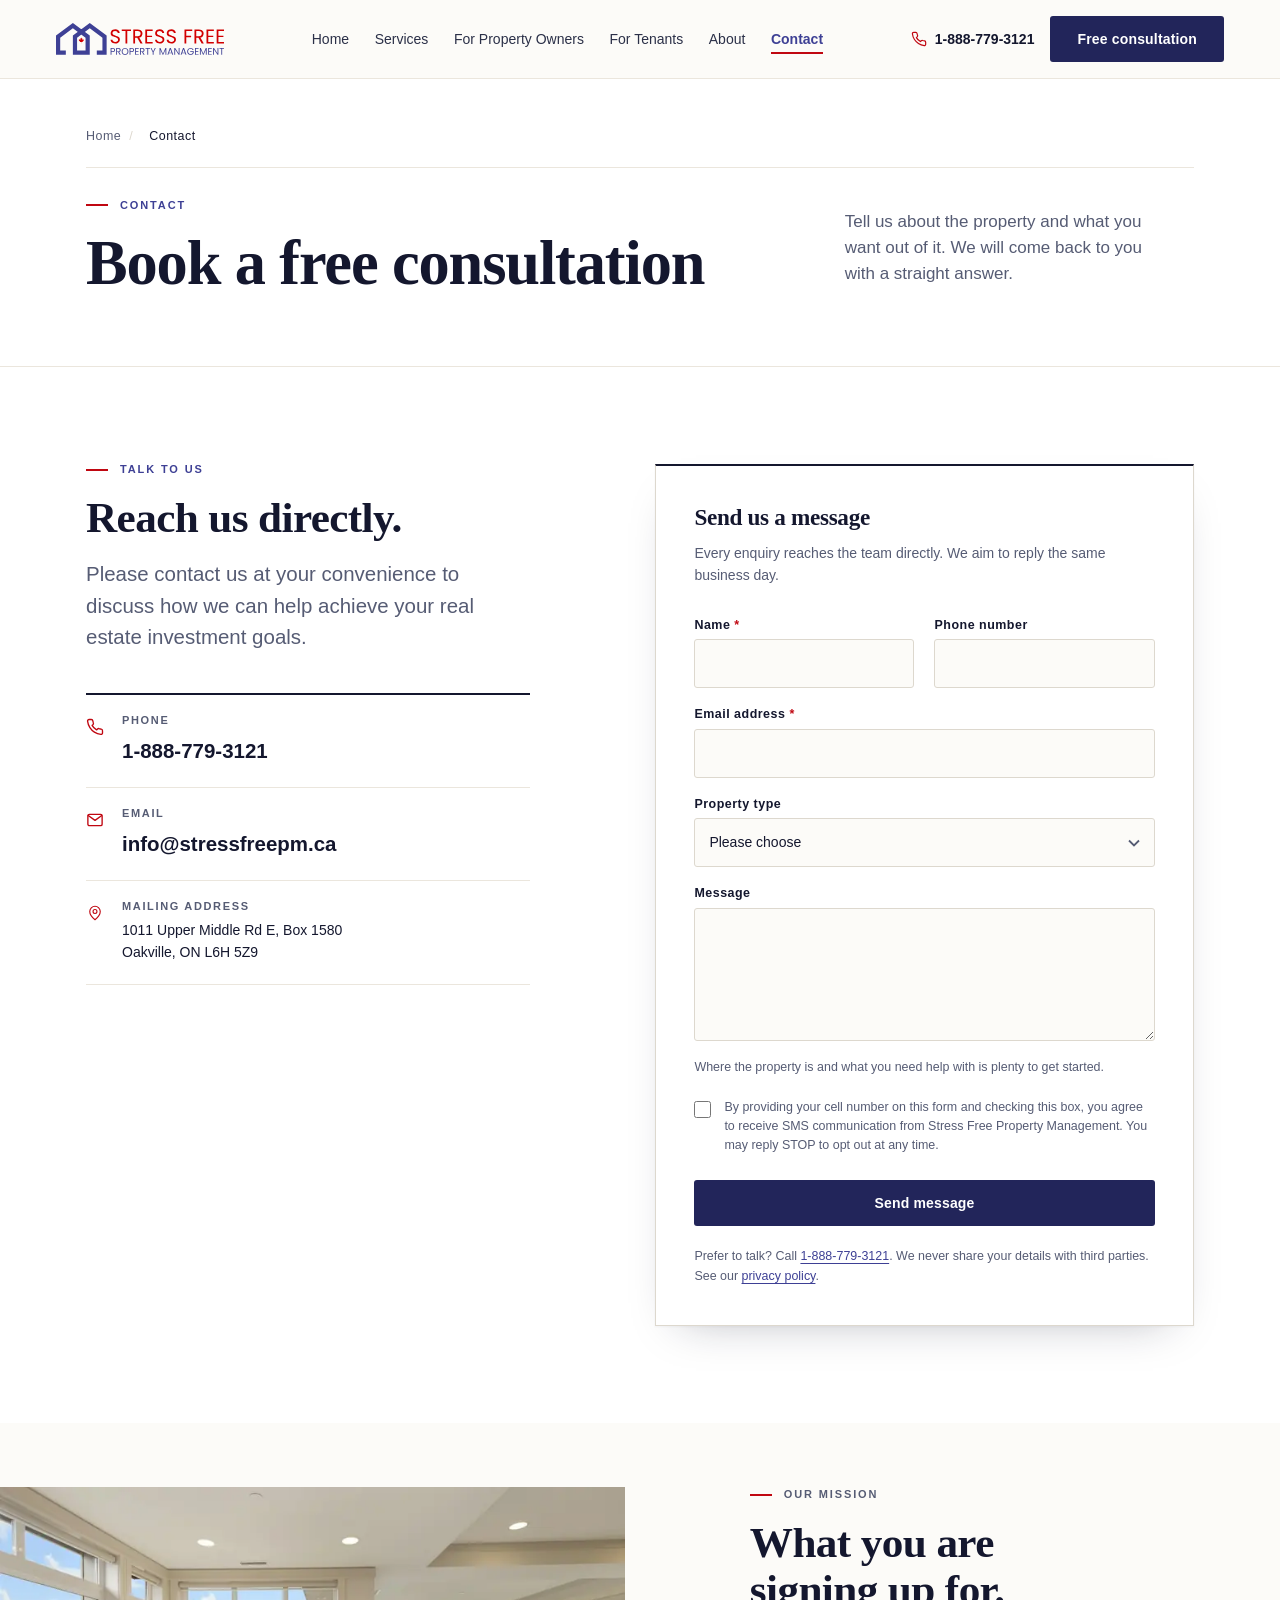
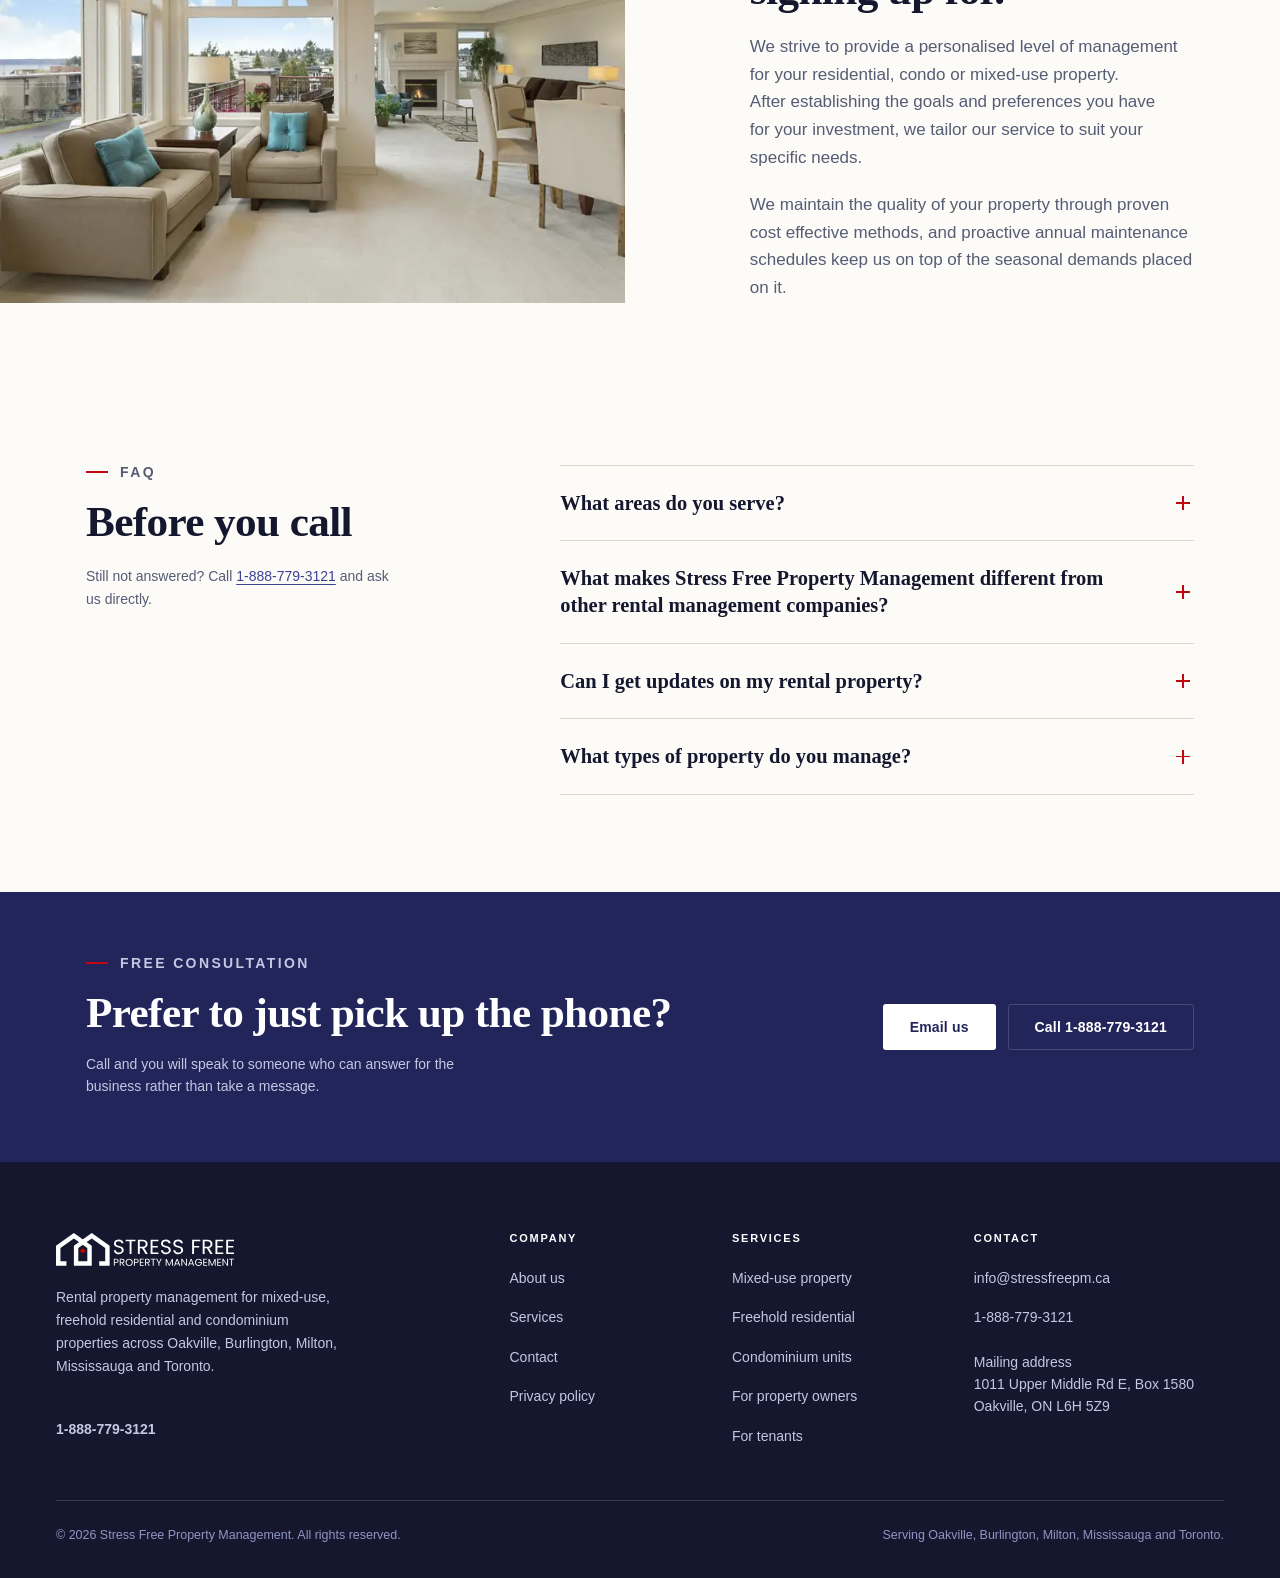
<file: contact.html>
<!DOCTYPE html>
<html lang="en-CA">
<head>
<meta charset="utf-8">
<meta name="viewport" content="width=device-width, initial-scale=1">
<title>Contact | Book a Free Consultation | Stress Free Property Management</title>
<meta name="description" content="Contact Stress Free Property Management in Oakville. Call 1-888-779-3121, email info@stressfreepm.ca or send an enquiry to book a free property management consultation.">
<link rel="canonical" href="https://stressfreepm.ca/contact.html">
<meta name="theme-color" content="#22255a">
<link rel="icon" href="assets/images/icon.svg" type="image/svg+xml">
<link rel="icon" href="assets/images/favicon.png" type="image/png" sizes="180x180">
<link rel="apple-touch-icon" href="assets/images/favicon.png">

<meta property="og:type" content="website">
<meta property="og:site_name" content="Stress Free Property Management">
<meta property="og:locale" content="en_CA">
<meta property="og:title" content="Contact | Book a Free Consultation | Stress Free Property Management">
<meta property="og:description" content="Contact Stress Free Property Management in Oakville. Call 1-888-779-3121, email info@stressfreepm.ca or send an enquiry to book a free property management consultation.">
<meta property="og:url" content="https://stressfreepm.ca/contact.html">
<meta property="og:image" content="https://stressfreepm.ca/assets/images/social-preview.jpg">
<meta property="og:image:width" content="1200">
<meta property="og:image:height" content="630">
<meta property="og:image:alt" content="Stress Free Property Management, rental property management across Oakville and the GTA">
<meta name="twitter:card" content="summary_large_image">
<meta name="twitter:title" content="Contact | Book a Free Consultation | Stress Free Property Management">
<meta name="twitter:description" content="Contact Stress Free Property Management in Oakville. Call 1-888-779-3121, email info@stressfreepm.ca or send an enquiry to book a free property management consultation.">
<meta name="twitter:image" content="https://stressfreepm.ca/assets/images/social-preview.jpg">

<link rel="preload" as="image" type="image/webp" href="assets/images/living-room-wide-1400.webp" imagesrcset="assets/images/living-room-wide-760.webp 760w, assets/images/living-room-wide-1400.webp 1400w" imagesizes="(max-width: 900px) 100vw, 52vw" fetchpriority="high">
<link rel="stylesheet" href="assets/css/styles.css">
<script type="application/ld+json">
{
  "@context": "https://schema.org",
  "@type": "RealEstateAgent",
  "@id": "https://stressfreepm.ca/#organisation",
  "name": "Stress Free Property Management",
  "legalName": "Stress Free Property Management Inc.",
  "description": "Rental property management for mixed-use, freehold residential and condominium properties in Oakville, Burlington, Milton, Mississauga and Toronto.",
  "url": "https://stressfreepm.ca/",
  "telephone": "+1-888-779-3121",
  "email": "info@stressfreepm.ca",
  "logo": "https://stressfreepm.ca/assets/images/logo.png",
  "image": "https://stressfreepm.ca/assets/images/social-preview.jpg",
  "priceRange": "$$",
  "address": {
    "@type": "PostalAddress",
    "streetAddress": "1011 Upper Middle Rd E, Box 1580",
    "addressLocality": "Oakville",
    "addressRegion": "ON",
    "postalCode": "L6H 5Z9",
    "addressCountry": "CA"
  },
  "areaServed": [
    { "@type": "City", "name": "Oakville" },
    { "@type": "City", "name": "Burlington" },
    { "@type": "City", "name": "Milton" },
    { "@type": "City", "name": "Mississauga" },
    { "@type": "City", "name": "Toronto" }
  ],
  "knowsAbout": ["Rental property management", "Tenant screening", "Rent collection", "Property maintenance coordination"],
  "hasOfferCatalog": {
    "@type": "OfferCatalog",
    "name": "Property management services",
    "itemListElement": [
      { "@type": "Offer", "itemOffered": { "@type": "Service", "name": "Mixed-use property management" } },
      { "@type": "Offer", "itemOffered": { "@type": "Service", "name": "Freehold residential management" } },
      { "@type": "Offer", "itemOffered": { "@type": "Service", "name": "Condominium unit management" } }
    ]
  }
}
</script>
<script type="application/ld+json">
{
  "@context": "https://schema.org",
  "@type": "FAQPage",
  "mainEntity": [
    {
      "@type": "Question",
      "name": "What areas do you serve?",
      "acceptedAnswer": { "@type": "Answer", "text": "We provide rental property management services in Oakville, Burlington, Milton, Mississauga and Toronto." }
    },
    {
      "@type": "Question",
      "name": "What makes Stress Free Property Management different from other rental management companies?",
      "acceptedAnswer": { "@type": "Answer", "text": "Our hands-on approach and our commitment to transparency. We handle every aspect of your property, from tenant selection through to maintenance, with your best interests in mind, and most of our new clients come to us from referrals." }
    },
    {
      "@type": "Question",
      "name": "Can I get updates on my rental property?",
      "acceptedAnswer": { "@type": "Answer", "text": "Yes. We provide regular updates, detailed financial reports and open communication so you always know where your property stands." }
    },
    {
      "@type": "Question",
      "name": "What types of property do you manage?",
      "acceptedAnswer": { "@type": "Answer", "text": "Mixed-use buildings with both residential and commercial tenants, freehold residential homes, and investment condominium units." }
    }
  ]
}
</script>
<script type="application/ld+json">
{
  "@context": "https://schema.org",
  "@type": "BreadcrumbList",
  "itemListElement": [
    { "@type": "ListItem", "position": 1, "name": "Home", "item": "https://stressfreepm.ca/" },
    { "@type": "ListItem", "position": 2, "name": "Contact", "item": "https://stressfreepm.ca/contact.html" }
  ]
}
</script>
</head>
<body>
  <a class="skip-link" href="#main">Skip to main content</a>

  <header class="site-header">
    <div class="shell header-inner">
      <a class="brand" href="index.html" aria-label="Stress Free Property Management, home">
        <img src="assets/images/logo.svg" alt="Stress Free Property Management" width="1280" height="240">
      </a>

      <nav class="nav" id="primary-nav" aria-label="Primary">
        <a href="index.html">Home</a>
        <a href="services.html">Services</a>
        <a href="property-owners.html">For Property Owners</a>
        <a href="tenants.html">For Tenants</a>
        <a href="about.html">About</a>
        <a href="contact.html" aria-current="page">Contact</a>
        <a class="btn btn--primary" href="contact.html">Book a free consultation</a>
      </nav>

      <div class="header-actions">
        <a class="header-phone" href="tel:+18887793121" aria-label="Call Stress Free Property Management on 1-888-779-3121"><svg viewBox="0 0 24 24" fill="none" stroke="currentColor" stroke-width="1.8" stroke-linecap="round" stroke-linejoin="round" aria-hidden="true"><path d="M22 16.9v3a2 2 0 0 1-2.2 2 19.8 19.8 0 0 1-8.6-3.1 19.5 19.5 0 0 1-6-6A19.8 19.8 0 0 1 2.1 4.2 2 2 0 0 1 4.1 2h3a2 2 0 0 1 2 1.7c.1 1 .4 1.9.7 2.8a2 2 0 0 1-.4 2.1L8.1 9.9a16 16 0 0 0 6 6l1.3-1.3a2 2 0 0 1 2.1-.4c.9.3 1.8.6 2.8.7a2 2 0 0 1 1.7 2Z"/></svg><span>1-888-779-3121</span></a>
        <a class="btn btn--primary" href="contact.html" data-header-cta>Free consultation</a>
        <button class="nav-toggle" type="button" aria-expanded="false" aria-controls="primary-nav" aria-label="Open the main menu">
          <svg width="20" height="14" viewBox="0 0 20 14" fill="none" stroke="currentColor" stroke-width="2" stroke-linecap="round" aria-hidden="true"><path d="M1 1h18M1 7h18M1 13h18"/></svg>
        </button>
      </div>
    </div>
  </header>

  <main id="main">
    <section class="masthead">
      <div class="canvas masthead-inner">
        <p class="breadcrumb"><a href="index.html">Home</a><span>/</span><span aria-current="page">Contact</span></p>
        <div class="masthead-title">
          <p class="eyebrow">Contact</p>
          <h1>Book a free consultation</h1>
        </div>
        <div class="masthead-aside">
          <p class="lede">Tell us about the property and what you want out of it. We will come back to you with a straight answer.</p>
        </div>
      </div>
    </section>

    <section class="band band--surface">
      <div class="canvas">
        <div class="contact-aside">
          <p class="eyebrow">Talk to us</p>
          <h2>Reach us directly.</h2>
          <p class="lede">Please contact us at your convenience to discuss how we can help achieve your real
            estate investment goals.</p>

          <ul class="contact-list">
            <li><svg viewBox="0 0 24 24" fill="none" stroke="currentColor" stroke-width="1.8" stroke-linecap="round" stroke-linejoin="round" aria-hidden="true"><path d="M22 16.9v3a2 2 0 0 1-2.2 2 19.8 19.8 0 0 1-8.6-3.1 19.5 19.5 0 0 1-6-6A19.8 19.8 0 0 1 2.1 4.2 2 2 0 0 1 4.1 2h3a2 2 0 0 1 2 1.7c.1 1 .4 1.9.7 2.8a2 2 0 0 1-.4 2.1L8.1 9.9a16 16 0 0 0 6 6l1.3-1.3a2 2 0 0 1 2.1-.4c.9.3 1.8.6 2.8.7a2 2 0 0 1 1.7 2Z"/></svg><div><span class="label">Phone</span><a href="tel:+18887793121">1-888-779-3121</a></div></li>
            <li><svg viewBox="0 0 24 24" fill="none" stroke="currentColor" stroke-width="1.8" stroke-linecap="round" stroke-linejoin="round" aria-hidden="true"><rect x="2.5" y="4.5" width="19" height="15" rx="2"/><path d="m3 6 9 6.5L21 6"/></svg><div><span class="label">Email</span><a href="mailto:info@stressfreepm.ca">info@stressfreepm.ca</a></div></li>
            <li><svg viewBox="0 0 24 24" fill="none" stroke="currentColor" stroke-width="1.5" stroke-linecap="round" stroke-linejoin="round" aria-hidden="true"><path d="M12 21s7-5.7 7-11a7 7 0 1 0-14 0c0 5.3 7 11 7 11Z"/><circle cx="12" cy="10" r="2.6"/></svg><div><span class="label">Mailing address</span>
              <address>1011 Upper Middle Rd E, Box 1580<br>Oakville, ON L6H 5Z9</address></div></li>
          </ul>

        </div>

        <div class="contact-form">
          <div class="form-card">
            <h2>Send us a message</h2>
            <p class="form-intro">Every enquiry reaches the team directly. We aim to reply the same business
              day.</p>

            <!-- TODO: set action="" to a real form endpoint before launch (the client's own handler,
                 Formspree, Netlify Forms or similar) and add server side spam protection.
                 Until an endpoint exists the submit is intercepted by assets/js/site.js. -->
            <form data-enquiry-form method="post" novalidate>
              <div class="field-row">
                <div class="field">
                  <label for="name">Name <span class="req" aria-hidden="true">*</span></label>
                  <input type="text" id="name" name="name" autocomplete="name" required>
                </div>
                <div class="field">
                  <label for="phone">Phone number</label>
                  <input type="tel" id="phone" name="phone" autocomplete="tel">
                </div>
              </div>

              <div class="field">
                <label for="email">Email address <span class="req" aria-hidden="true">*</span></label>
                <input type="email" id="email" name="email" autocomplete="email" required>
              </div>

              <div class="field">
                <label for="property-type">Property type</label>
                <select id="property-type" name="property-type">
                  <option value="">Please choose</option>
                  <option>Mixed-use property</option>
                  <option>Freehold residential</option>
                  <option>Investment condo</option>
                  <option>More than one property</option>
                  <option>I am a tenant</option>
                </select>
              </div>

              <div class="field">
                <label for="message">Message</label>
                <textarea id="message" name="message" rows="5" aria-describedby="message-hint"></textarea>
                <p class="field-hint" id="message-hint">Where the property is and what you need help with is
                  plenty to get started.</p>
              </div>

              <div class="consent">
                <input type="checkbox" id="sms-consent" name="sms-consent">
                <label for="sms-consent">By providing your cell number on this form and checking this box, you
                  agree to receive SMS communication from Stress Free Property Management. You may reply STOP to
                  opt out at any time.</label>
              </div>

              <p class="form-status" data-form-status role="status" tabindex="-1" hidden></p>

              <button class="btn btn--primary" type="submit" style="width:100%">Send message</button>

              <p class="form-note">Prefer to talk? Call <a href="tel:+18887793121">1-888-779-3121</a>. We never share your details with
                third parties. See our <a href="privacy-policy.html">privacy policy</a>.</p>
            </form>
          </div>
        </div>
      </div>
    </section>

    <section class="band band--sm">
      <div class="canvas feature-inner feature--bleed-left">
        <figure class="feature-media feature-media--wide">
          <picture>
            <source type="image/webp" srcset="assets/images/living-room-wide-760.webp 760w, assets/images/living-room-wide-1400.webp 1400w" sizes="(max-width: 900px) 100vw, 52vw">
            <img src="assets/images/living-room-wide-640.jpg" alt="A managed rental interior, prepared and ready for a new tenancy" width="1400" height="933" loading="lazy" decoding="async">
          </picture>
        </figure>
        <div class="feature-body">
          <p class="eyebrow">Our mission</p>
          <h2>What you are signing up for.</h2>
          <p>We strive to provide a personalised level of management for your residential, condo or mixed-use
            property. After establishing the goals and preferences you have for your investment, we tailor our
            service to suit your specific needs.</p>
          <p>We maintain the quality of your property through proven cost effective methods, and proactive
            annual maintenance schedules keep us on top of the seasonal demands placed on it.</p>
        </div>
      </div>
    </section>

    <section class="band" id="faq">
      <div class="canvas">
        <div class="faq-intro">
          <p class="eyebrow">FAQ</p>
          <h2>Before you call</h2>
          <p>Still not answered? Call <a href="tel:+18887793121">1-888-779-3121</a> and ask us directly.</p>
        </div>
        <div class="faq">
          <details>
            <summary>What areas do you serve?</summary>
            <p>We provide rental property management services in Oakville, Burlington, Milton, Mississauga and Toronto.</p>
          </details>
          <details>
            <summary>What makes Stress Free Property Management different from other rental management companies?</summary>
            <p>Our hands-on approach and our commitment to transparency. We handle every aspect of your property, from tenant selection through to maintenance, with your best interests in mind, and most of our new clients come to us from referrals.</p>
          </details>
          <details>
            <summary>Can I get updates on my rental property?</summary>
            <p>Yes. We provide regular updates, detailed financial reports and open communication so you always know where your property stands.</p>
          </details>
          <details>
            <summary>What types of property do you manage?</summary>
            <p>Mixed-use buildings with both residential and commercial tenants, freehold residential homes, and investment condominium units.</p>
          </details>
        </div>
      </div>
    </section>

    <section class="band band--sm band--navy">
      <div class="canvas cta-inner">
        <div class="cta-body">
          <p class="eyebrow eyebrow--onDark">Free consultation</p>
          <h2>Prefer to just pick up the phone?</h2>
          <p>Call and you will speak to someone who can answer for the business rather than take a message.</p>
        </div>
        <div class="cta-actions btn-row">
          <a class="btn btn--light" href="mailto:info@stressfreepm.ca">Email us</a>
          <a class="btn btn--onDark" href="tel:+18887793121">Call 1-888-779-3121</a>
        </div>
      </div>
    </section>
  </main>

  <footer class="site-footer">
    <div class="shell">
      <div class="footer-grid">
        <div>
          <img src="assets/images/logo-reversed.svg" alt="Stress Free Property Management" width="1280" height="240">
          <p class="footer-about">Rental property management for mixed-use, freehold residential and
            condominium properties across Oakville, Burlington, Milton, Mississauga and Toronto.</p>
          <a class="footer-phone" href="tel:+18887793121">1-888-779-3121</a>
        </div>

        <div>
          <h2>Company</h2>
          <ul>
            <li><a href="about.html">About us</a></li>
            <li><a href="services.html">Services</a></li>
            <li><a href="contact.html">Contact</a></li>
            <li><a href="privacy-policy.html">Privacy policy</a></li>
          </ul>
        </div>

        <div>
          <h2>Services</h2>
          <ul>
            <li><a href="services.html#mixed-use">Mixed-use property</a></li>
            <li><a href="services.html#residential">Freehold residential</a></li>
            <li><a href="services.html#condominium">Condominium units</a></li>
            <li><a href="property-owners.html">For property owners</a></li>
            <li><a href="tenants.html">For tenants</a></li>
          </ul>
        </div>

        <div>
          <h2>Contact</h2>
          <ul>
            <li><a href="mailto:info@stressfreepm.ca">info@stressfreepm.ca</a></li>
            <li><a href="tel:+18887793121">1-888-779-3121</a></li>
          </ul>
          <address>
            Mailing address<br>
            1011 Upper Middle Rd E, Box 1580<br>
            Oakville, ON L6H 5Z9
          </address>
        </div>
      </div>

      <div class="footer-bottom">
        <p>&copy; 2026 Stress Free Property Management. All rights reserved.</p>
        <p>Serving Oakville, Burlington, Milton, Mississauga and Toronto.</p>
      </div>
    </div>
  </footer>

<script src="assets/js/site.js" defer></script>
</body>
</html>
</file>
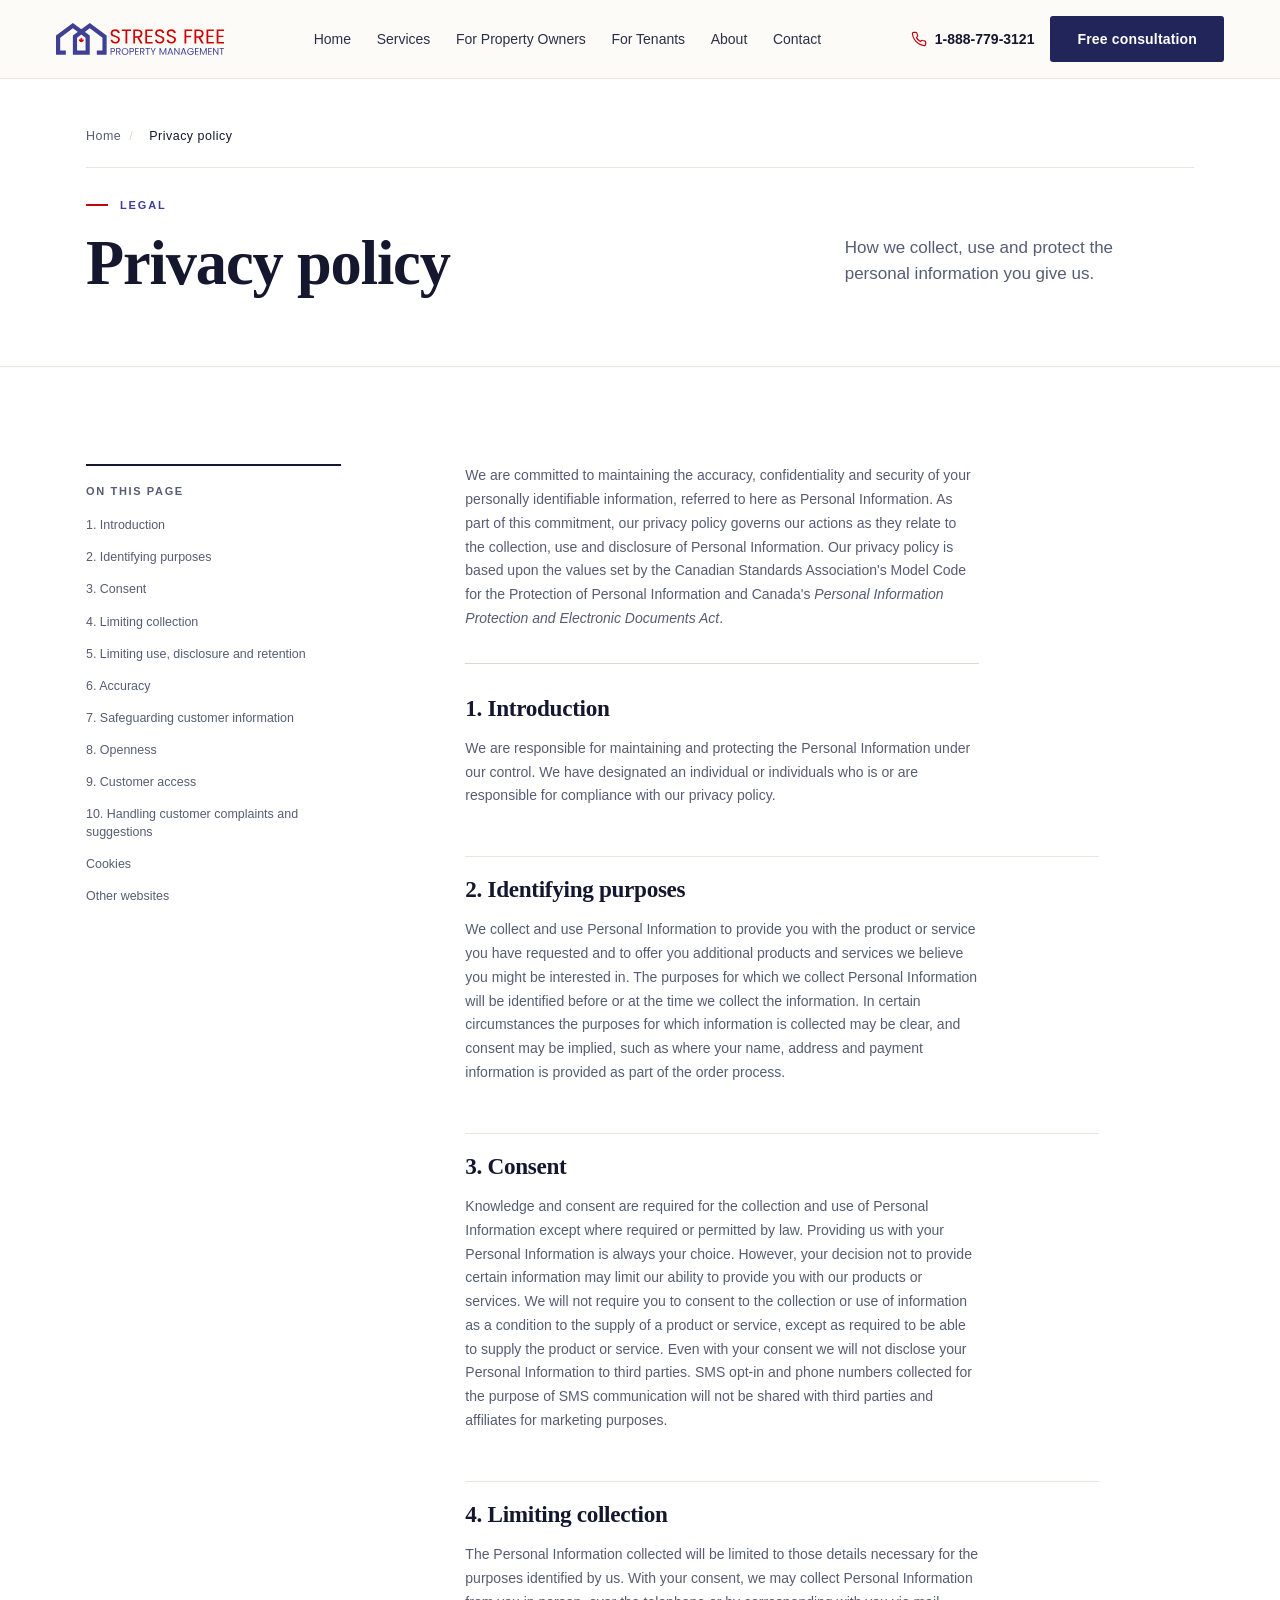
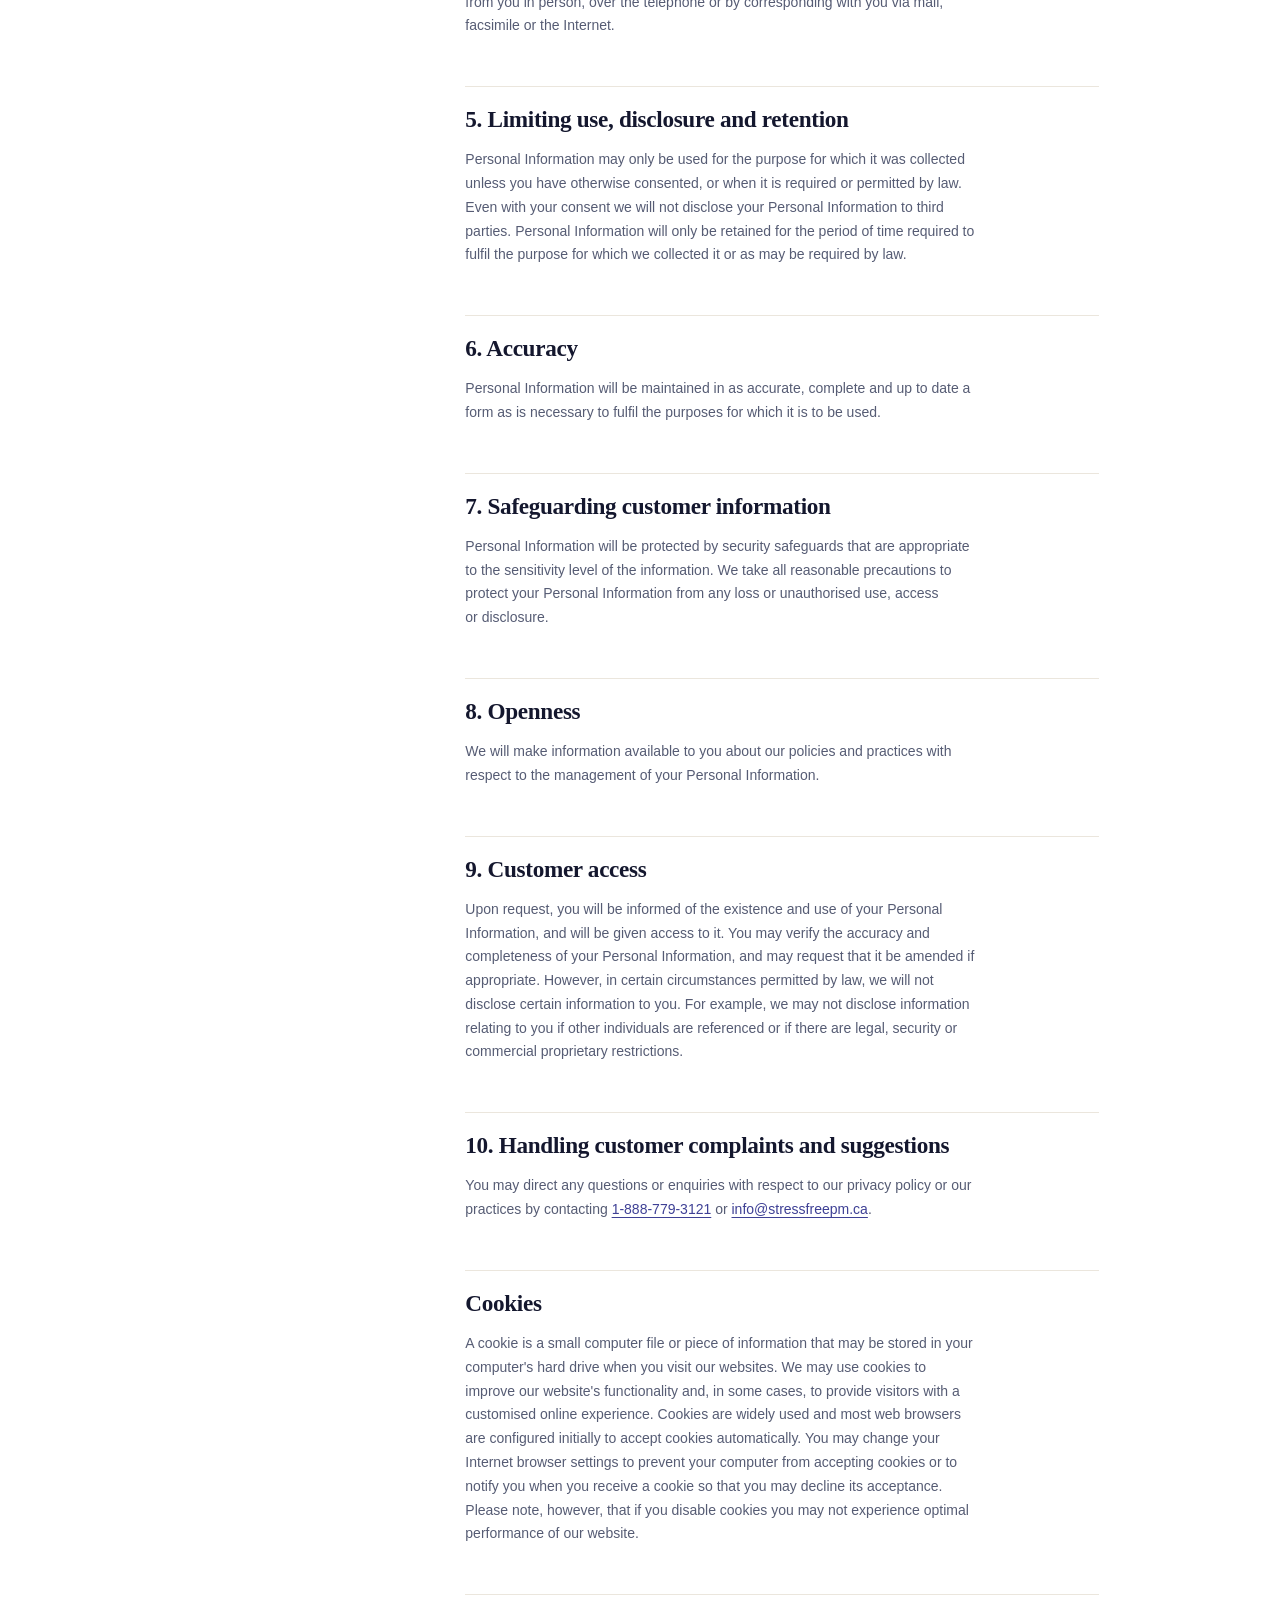
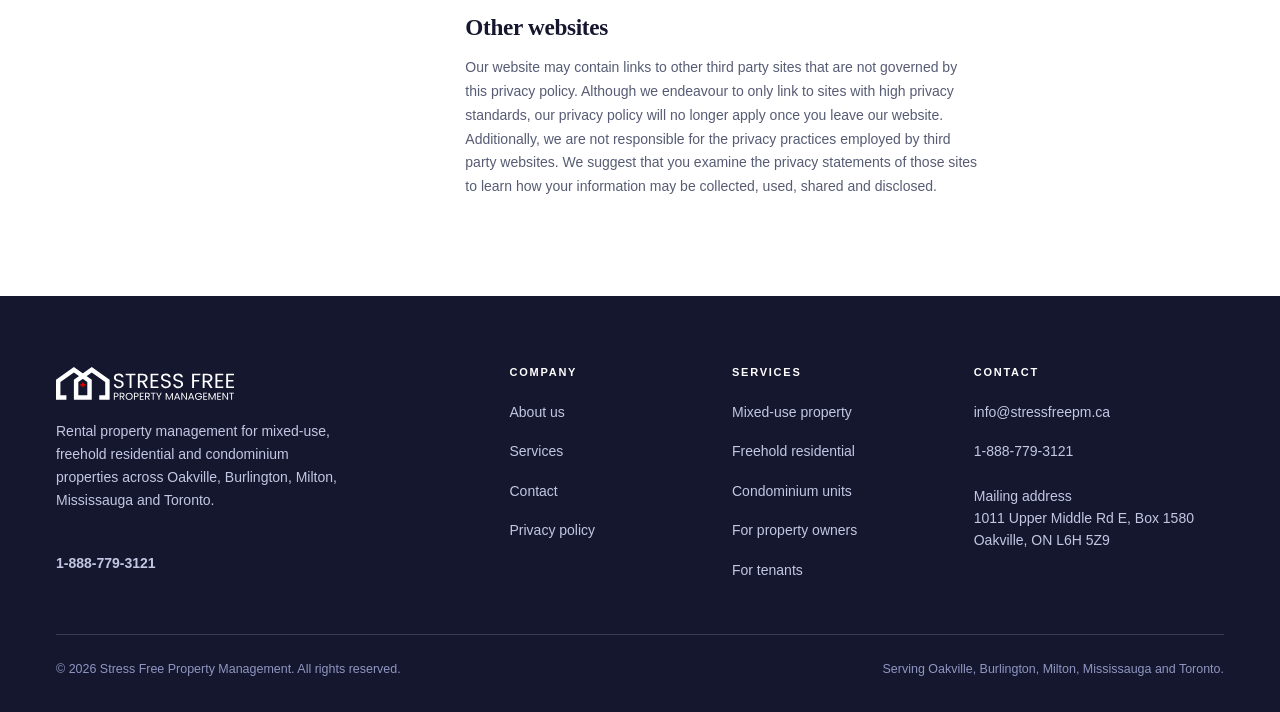
<file: privacy-policy.html>
<!DOCTYPE html>
<html lang="en-CA">
<head>
<meta charset="utf-8">
<meta name="viewport" content="width=device-width, initial-scale=1">
<title>Privacy Policy | Stress Free Property Management</title>
<meta name="description" content="How Stress Free Property Management collects, uses, discloses and protects personal information, in line with PIPEDA and the CSA Model Code.">
<link rel="canonical" href="https://stressfreepm.ca/privacy-policy.html">
<meta name="theme-color" content="#22255a">
<link rel="icon" href="assets/images/icon.svg" type="image/svg+xml">
<link rel="icon" href="assets/images/favicon.png" type="image/png" sizes="180x180">
<link rel="apple-touch-icon" href="assets/images/favicon.png">

<meta property="og:type" content="website">
<meta property="og:site_name" content="Stress Free Property Management">
<meta property="og:locale" content="en_CA">
<meta property="og:title" content="Privacy Policy | Stress Free Property Management">
<meta property="og:description" content="How Stress Free Property Management collects, uses, discloses and protects personal information, in line with PIPEDA and the CSA Model Code.">
<meta property="og:url" content="https://stressfreepm.ca/privacy-policy.html">
<meta property="og:image" content="https://stressfreepm.ca/assets/images/social-preview.jpg">
<meta property="og:image:width" content="1200">
<meta property="og:image:height" content="630">
<meta property="og:image:alt" content="Stress Free Property Management, rental property management across Oakville and the GTA">
<meta name="twitter:card" content="summary_large_image">
<meta name="twitter:title" content="Privacy Policy | Stress Free Property Management">
<meta name="twitter:description" content="How Stress Free Property Management collects, uses, discloses and protects personal information, in line with PIPEDA and the CSA Model Code.">
<meta name="twitter:image" content="https://stressfreepm.ca/assets/images/social-preview.jpg">

<link rel="stylesheet" href="assets/css/styles.css">
<script type="application/ld+json">
{
  "@context": "https://schema.org",
  "@type": "RealEstateAgent",
  "@id": "https://stressfreepm.ca/#organisation",
  "name": "Stress Free Property Management",
  "legalName": "Stress Free Property Management Inc.",
  "description": "Rental property management for mixed-use, freehold residential and condominium properties in Oakville, Burlington, Milton, Mississauga and Toronto.",
  "url": "https://stressfreepm.ca/",
  "telephone": "+1-888-779-3121",
  "email": "info@stressfreepm.ca",
  "logo": "https://stressfreepm.ca/assets/images/logo.png",
  "image": "https://stressfreepm.ca/assets/images/social-preview.jpg",
  "priceRange": "$$",
  "address": {
    "@type": "PostalAddress",
    "streetAddress": "1011 Upper Middle Rd E, Box 1580",
    "addressLocality": "Oakville",
    "addressRegion": "ON",
    "postalCode": "L6H 5Z9",
    "addressCountry": "CA"
  },
  "areaServed": [
    { "@type": "City", "name": "Oakville" },
    { "@type": "City", "name": "Burlington" },
    { "@type": "City", "name": "Milton" },
    { "@type": "City", "name": "Mississauga" },
    { "@type": "City", "name": "Toronto" }
  ],
  "knowsAbout": ["Rental property management", "Tenant screening", "Rent collection", "Property maintenance coordination"],
  "hasOfferCatalog": {
    "@type": "OfferCatalog",
    "name": "Property management services",
    "itemListElement": [
      { "@type": "Offer", "itemOffered": { "@type": "Service", "name": "Mixed-use property management" } },
      { "@type": "Offer", "itemOffered": { "@type": "Service", "name": "Freehold residential management" } },
      { "@type": "Offer", "itemOffered": { "@type": "Service", "name": "Condominium unit management" } }
    ]
  }
}
</script>
<script type="application/ld+json">
{
  "@context": "https://schema.org",
  "@type": "BreadcrumbList",
  "itemListElement": [
    { "@type": "ListItem", "position": 1, "name": "Home", "item": "https://stressfreepm.ca/" },
    { "@type": "ListItem", "position": 2, "name": "Privacy policy", "item": "https://stressfreepm.ca/privacy-policy.html" }
  ]
}
</script>
</head>
<body>
  <a class="skip-link" href="#main">Skip to main content</a>

  <header class="site-header">
    <div class="shell header-inner">
      <a class="brand" href="index.html" aria-label="Stress Free Property Management, home">
        <img src="assets/images/logo.svg" alt="Stress Free Property Management" width="1280" height="240">
      </a>

      <nav class="nav" id="primary-nav" aria-label="Primary">
        <a href="index.html">Home</a>
        <a href="services.html">Services</a>
        <a href="property-owners.html">For Property Owners</a>
        <a href="tenants.html">For Tenants</a>
        <a href="about.html">About</a>
        <a href="contact.html">Contact</a>
        <a class="btn btn--primary" href="contact.html">Book a free consultation</a>
      </nav>

      <div class="header-actions">
        <a class="header-phone" href="tel:+18887793121" aria-label="Call Stress Free Property Management on 1-888-779-3121"><svg viewBox="0 0 24 24" fill="none" stroke="currentColor" stroke-width="1.8" stroke-linecap="round" stroke-linejoin="round" aria-hidden="true"><path d="M22 16.9v3a2 2 0 0 1-2.2 2 19.8 19.8 0 0 1-8.6-3.1 19.5 19.5 0 0 1-6-6A19.8 19.8 0 0 1 2.1 4.2 2 2 0 0 1 4.1 2h3a2 2 0 0 1 2 1.7c.1 1 .4 1.9.7 2.8a2 2 0 0 1-.4 2.1L8.1 9.9a16 16 0 0 0 6 6l1.3-1.3a2 2 0 0 1 2.1-.4c.9.3 1.8.6 2.8.7a2 2 0 0 1 1.7 2Z"/></svg><span>1-888-779-3121</span></a>
        <a class="btn btn--primary" href="contact.html" data-header-cta>Free consultation</a>
        <button class="nav-toggle" type="button" aria-expanded="false" aria-controls="primary-nav" aria-label="Open the main menu">
          <svg width="20" height="14" viewBox="0 0 20 14" fill="none" stroke="currentColor" stroke-width="2" stroke-linecap="round" aria-hidden="true"><path d="M1 1h18M1 7h18M1 13h18"/></svg>
        </button>
      </div>
    </div>
  </header>

  <main id="main">
    <section class="masthead">
      <div class="canvas masthead-inner">
        <p class="breadcrumb"><a href="index.html">Home</a><span>/</span><span aria-current="page">Privacy policy</span></p>
        <div class="masthead-title">
          <p class="eyebrow">Legal</p>
          <h1>Privacy policy</h1>
        </div>
        <div class="masthead-aside">
          <p class="lede">How we collect, use and protect the personal information you give us.</p>
        </div>
      </div>
    </section>

    <section class="band band--surface">
      <div class="canvas">
        <nav class="legal-toc" aria-label="On this page">
          <h2>On this page</h2>
          <ul>
            <li><a href="#s1">1. Introduction</a></li>
            <li><a href="#s2">2. Identifying purposes</a></li>
            <li><a href="#s3">3. Consent</a></li>
            <li><a href="#s4">4. Limiting collection</a></li>
            <li><a href="#s5">5. Limiting use, disclosure and retention</a></li>
            <li><a href="#s6">6. Accuracy</a></li>
            <li><a href="#s7">7. Safeguarding customer information</a></li>
            <li><a href="#s8">8. Openness</a></li>
            <li><a href="#s9">9. Customer access</a></li>
            <li><a href="#s10">10. Handling customer complaints and suggestions</a></li>
            <li><a href="#s11">Cookies</a></li>
            <li><a href="#s12">Other websites</a></li>
          </ul>
        </nav>

        <div class="legal">
          <p class="legal-lede">We are committed to maintaining the accuracy, confidentiality and security of
            your personally identifiable information, referred to here as Personal Information. As part of this
            commitment, our privacy policy governs our actions as they relate to the collection, use and
            disclosure of Personal Information. Our privacy policy is based upon the values set by the Canadian
            Standards Association's Model Code for the Protection of Personal Information and Canada's
            <em>Personal Information Protection and Electronic Documents Act</em>.</p>

          <h2 id="s1">1. Introduction</h2>
          <p>We are responsible for maintaining and protecting the Personal Information under our control. We have designated an individual or individuals who is or are responsible for compliance with our privacy policy.</p>
          <h2 id="s2">2. Identifying purposes</h2>
          <p>We collect and use Personal Information to provide you with the product or service you have requested and to offer you additional products and services we believe you might be interested in. The purposes for which we collect Personal Information will be identified before or at the time we collect the information. In certain circumstances the purposes for which information is collected may be clear, and consent may be implied, such as where your name, address and payment information is provided as part of the order process.</p>
          <h2 id="s3">3. Consent</h2>
          <p>Knowledge and consent are required for the collection and use of Personal Information except where required or permitted by law. Providing us with your Personal Information is always your choice. However, your decision not to provide certain information may limit our ability to provide you with our products or services. We will not require you to consent to the collection or use of information as a condition to the supply of a product or service, except as required to be able to supply the product or service. Even with your consent we will not disclose your Personal Information to third parties. SMS opt-in and phone numbers collected for the purpose of SMS communication will not be shared with third parties and affiliates for marketing purposes.</p>
          <h2 id="s4">4. Limiting collection</h2>
          <p>The Personal Information collected will be limited to those details necessary for the purposes identified by us. With your consent, we may collect Personal Information from you in person, over the telephone or by corresponding with you via mail, facsimile or the Internet.</p>
          <h2 id="s5">5. Limiting use, disclosure and retention</h2>
          <p>Personal Information may only be used for the purpose for which it was collected unless you have otherwise consented, or when it is required or permitted by law. Even with your consent we will not disclose your Personal Information to third parties. Personal Information will only be retained for the period of time required to fulfil the purpose for which we collected it or as may be required by law.</p>
          <h2 id="s6">6. Accuracy</h2>
          <p>Personal Information will be maintained in as accurate, complete and up to date a form as is necessary to fulfil the purposes for which it is to be used.</p>
          <h2 id="s7">7. Safeguarding customer information</h2>
          <p>Personal Information will be protected by security safeguards that are appropriate to the sensitivity level of the information. We take all reasonable precautions to protect your Personal Information from any loss or unauthorised use, access or disclosure.</p>
          <h2 id="s8">8. Openness</h2>
          <p>We will make information available to you about our policies and practices with respect to the management of your Personal Information.</p>
          <h2 id="s9">9. Customer access</h2>
          <p>Upon request, you will be informed of the existence and use of your Personal Information, and will be given access to it. You may verify the accuracy and completeness of your Personal Information, and may request that it be amended if appropriate. However, in certain circumstances permitted by law, we will not disclose certain information to you. For example, we may not disclose information relating to you if other individuals are referenced or if there are legal, security or commercial proprietary restrictions.</p>
          <h2 id="s10">10. Handling customer complaints and suggestions</h2>
          <p>You may direct any questions or enquiries with respect to our privacy policy or our practices by contacting <a href="tel:+18887793121">1-888-779-3121</a> or <a href="mailto:info@stressfreepm.ca">info@stressfreepm.ca</a>.</p>
          <h2 id="s11">Cookies</h2>
          <p>A cookie is a small computer file or piece of information that may be stored in your computer's hard drive when you visit our websites. We may use cookies to improve our website's functionality and, in some cases, to provide visitors with a customised online experience. Cookies are widely used and most web browsers are configured initially to accept cookies automatically. You may change your Internet browser settings to prevent your computer from accepting cookies or to notify you when you receive a cookie so that you may decline its acceptance. Please note, however, that if you disable cookies you may not experience optimal performance of our website.</p>
          <h2 id="s12">Other websites</h2>
          <p>Our website may contain links to other third party sites that are not governed by this privacy policy. Although we endeavour to only link to sites with high privacy standards, our privacy policy will no longer apply once you leave our website. Additionally, we are not responsible for the privacy practices employed by third party websites. We suggest that you examine the privacy statements of those sites to learn how your information may be collected, used, shared and disclosed.</p>

        </div>
      </div>
    </section>

  </main>

  <footer class="site-footer">
    <div class="shell">
      <div class="footer-grid">
        <div>
          <img src="assets/images/logo-reversed.svg" alt="Stress Free Property Management" width="1280" height="240">
          <p class="footer-about">Rental property management for mixed-use, freehold residential and
            condominium properties across Oakville, Burlington, Milton, Mississauga and Toronto.</p>
          <a class="footer-phone" href="tel:+18887793121">1-888-779-3121</a>
        </div>

        <div>
          <h2>Company</h2>
          <ul>
            <li><a href="about.html">About us</a></li>
            <li><a href="services.html">Services</a></li>
            <li><a href="contact.html">Contact</a></li>
            <li><a href="privacy-policy.html">Privacy policy</a></li>
          </ul>
        </div>

        <div>
          <h2>Services</h2>
          <ul>
            <li><a href="services.html#mixed-use">Mixed-use property</a></li>
            <li><a href="services.html#residential">Freehold residential</a></li>
            <li><a href="services.html#condominium">Condominium units</a></li>
            <li><a href="property-owners.html">For property owners</a></li>
            <li><a href="tenants.html">For tenants</a></li>
          </ul>
        </div>

        <div>
          <h2>Contact</h2>
          <ul>
            <li><a href="mailto:info@stressfreepm.ca">info@stressfreepm.ca</a></li>
            <li><a href="tel:+18887793121">1-888-779-3121</a></li>
          </ul>
          <address>
            Mailing address<br>
            1011 Upper Middle Rd E, Box 1580<br>
            Oakville, ON L6H 5Z9
          </address>
        </div>
      </div>

      <div class="footer-bottom">
        <p>&copy; 2026 Stress Free Property Management. All rights reserved.</p>
        <p>Serving Oakville, Burlington, Milton, Mississauga and Toronto.</p>
      </div>
    </div>
  </footer>

<script src="assets/js/site.js" defer></script>
</body>
</html>
</file>
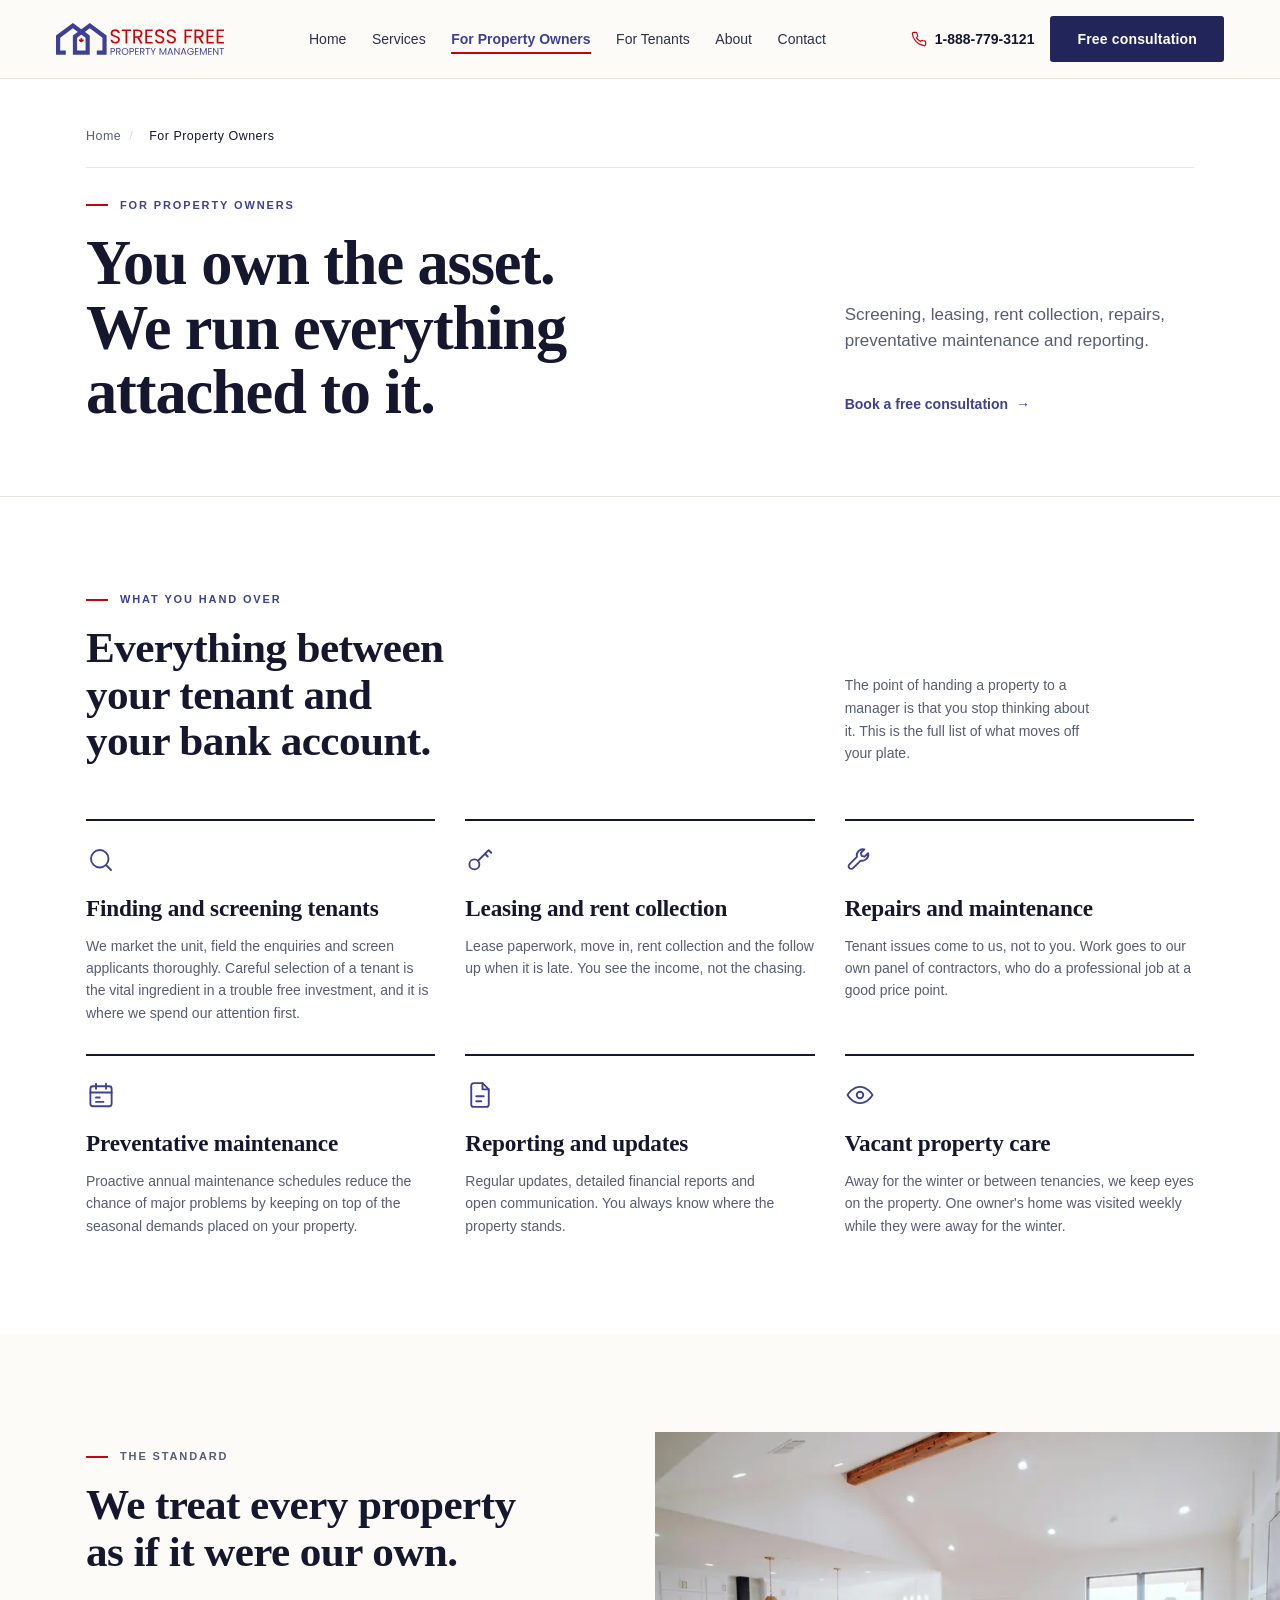
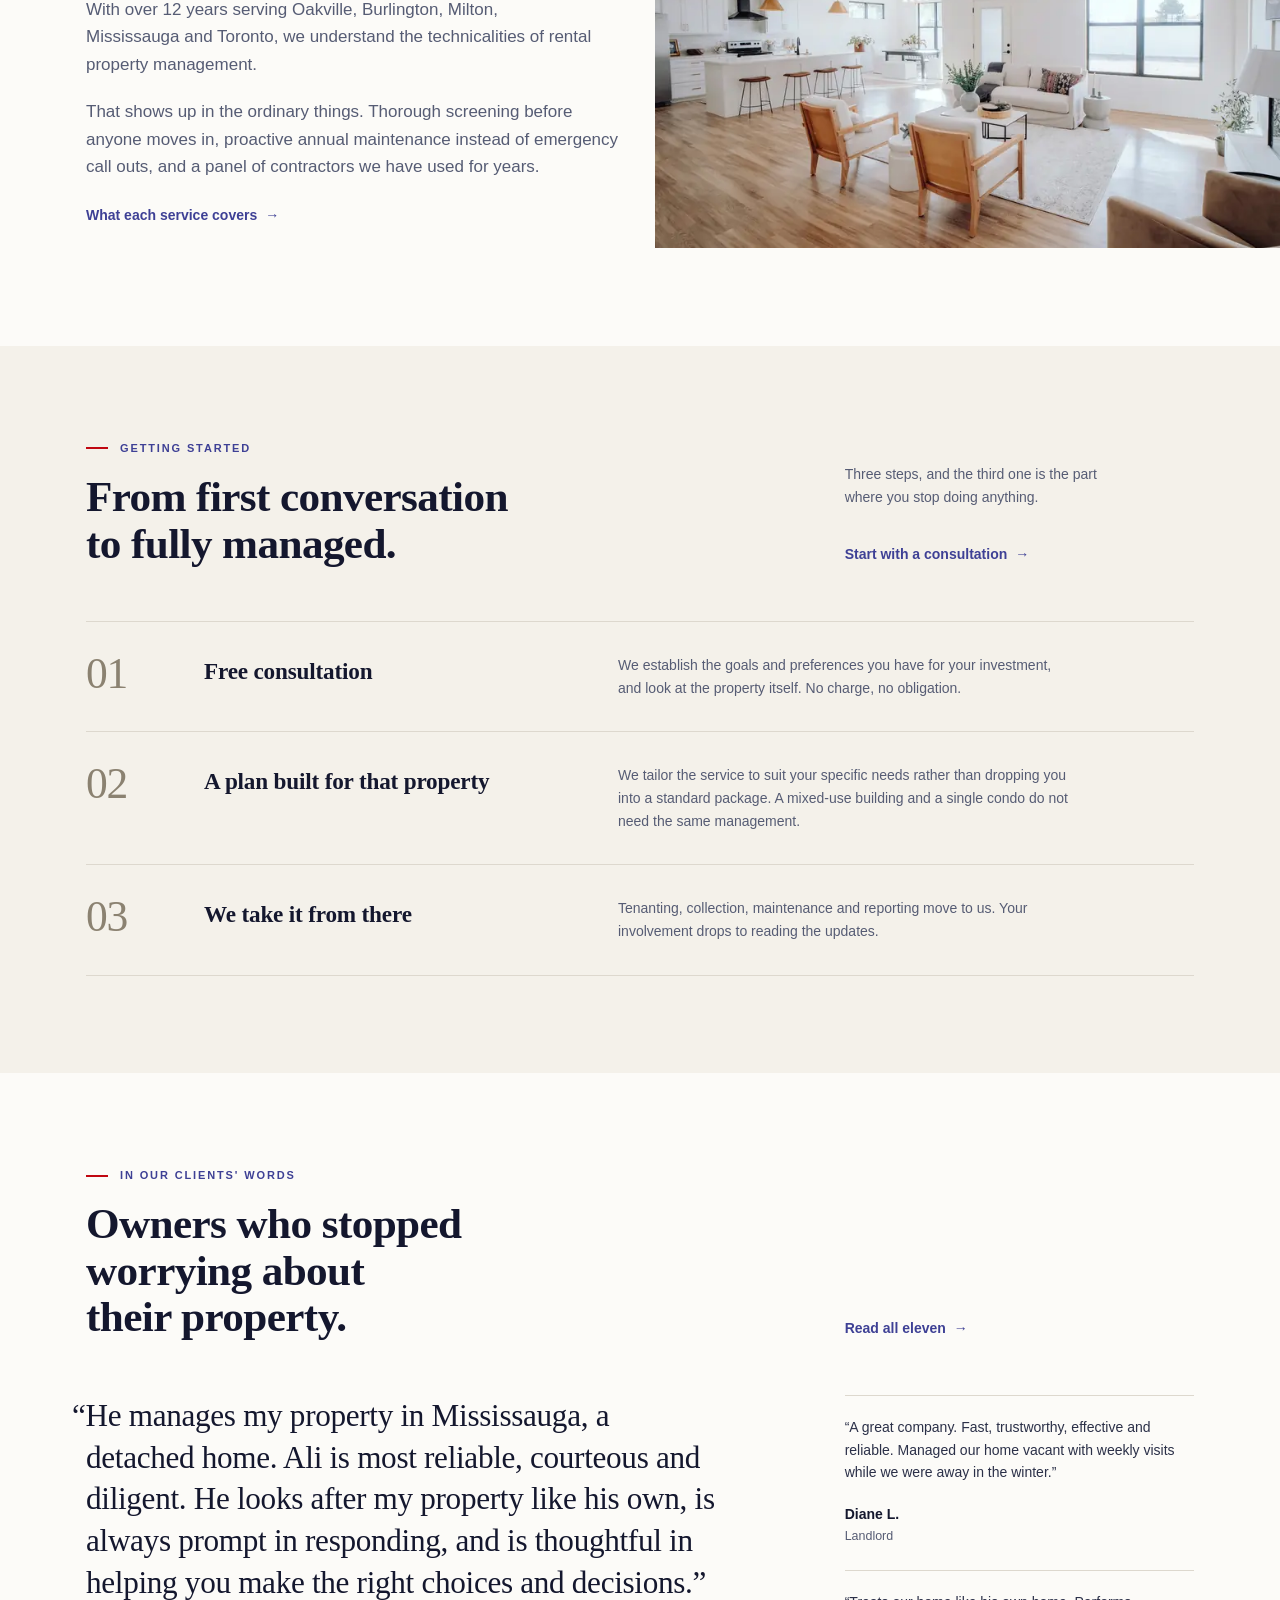
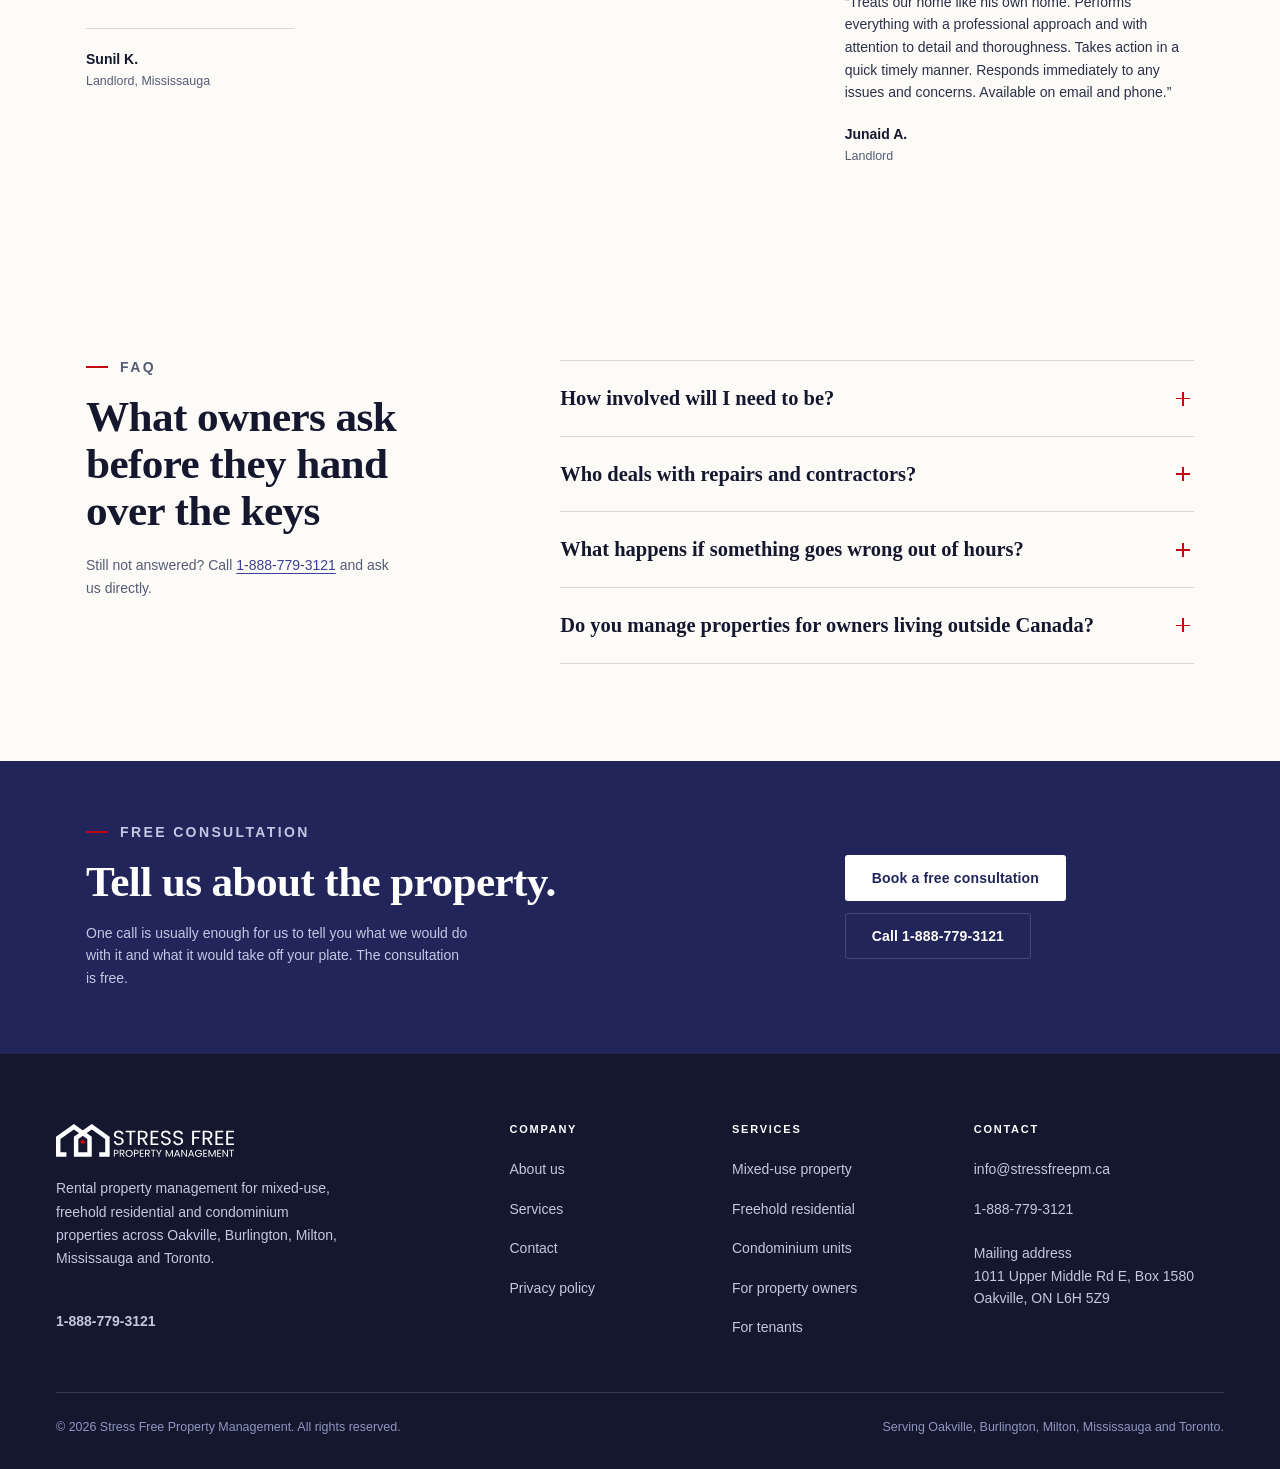
<file: property-owners.html>
<!DOCTYPE html>
<html lang="en-CA">
<head>
<meta charset="utf-8">
<meta name="viewport" content="width=device-width, initial-scale=1">
<title>For Property Owners | Rental Management in Oakville &amp; the GTA | Stress Free Property Management</title>
<meta name="description" content="What a managed property means for an owner: tenant screening, leasing, rent collection, repairs, preventative maintenance and clear reporting across Oakville, Burlington, Milton, Mississauga and Toronto.">
<link rel="canonical" href="https://stressfreepm.ca/property-owners.html">
<meta name="theme-color" content="#22255a">
<link rel="icon" href="assets/images/icon.svg" type="image/svg+xml">
<link rel="icon" href="assets/images/favicon.png" type="image/png" sizes="180x180">
<link rel="apple-touch-icon" href="assets/images/favicon.png">

<meta property="og:type" content="website">
<meta property="og:site_name" content="Stress Free Property Management">
<meta property="og:locale" content="en_CA">
<meta property="og:title" content="For Property Owners | Rental Management in Oakville &amp; the GTA | Stress Free Property Management">
<meta property="og:description" content="What a managed property means for an owner: tenant screening, leasing, rent collection, repairs, preventative maintenance and clear reporting across Oakville, Burlington, Milton, Mississauga and Toronto.">
<meta property="og:url" content="https://stressfreepm.ca/property-owners.html">
<meta property="og:image" content="https://stressfreepm.ca/assets/images/social-preview.jpg">
<meta property="og:image:width" content="1200">
<meta property="og:image:height" content="630">
<meta property="og:image:alt" content="Stress Free Property Management, rental property management across Oakville and the GTA">
<meta name="twitter:card" content="summary_large_image">
<meta name="twitter:title" content="For Property Owners | Rental Management in Oakville &amp; the GTA | Stress Free Property Management">
<meta name="twitter:description" content="What a managed property means for an owner: tenant screening, leasing, rent collection, repairs, preventative maintenance and clear reporting across Oakville, Burlington, Milton, Mississauga and Toronto.">
<meta name="twitter:image" content="https://stressfreepm.ca/assets/images/social-preview.jpg">

<link rel="preload" as="image" type="image/webp" href="assets/images/open-plan-kitchen-1400.webp" imagesrcset="assets/images/open-plan-kitchen-760.webp 760w, assets/images/open-plan-kitchen-1400.webp 1400w" imagesizes="(max-width: 900px) 100vw, 52vw" fetchpriority="high">
<link rel="stylesheet" href="assets/css/styles.css">
<script type="application/ld+json">
{
  "@context": "https://schema.org",
  "@type": "RealEstateAgent",
  "@id": "https://stressfreepm.ca/#organisation",
  "name": "Stress Free Property Management",
  "legalName": "Stress Free Property Management Inc.",
  "description": "Rental property management for mixed-use, freehold residential and condominium properties in Oakville, Burlington, Milton, Mississauga and Toronto.",
  "url": "https://stressfreepm.ca/",
  "telephone": "+1-888-779-3121",
  "email": "info@stressfreepm.ca",
  "logo": "https://stressfreepm.ca/assets/images/logo.png",
  "image": "https://stressfreepm.ca/assets/images/social-preview.jpg",
  "priceRange": "$$",
  "address": {
    "@type": "PostalAddress",
    "streetAddress": "1011 Upper Middle Rd E, Box 1580",
    "addressLocality": "Oakville",
    "addressRegion": "ON",
    "postalCode": "L6H 5Z9",
    "addressCountry": "CA"
  },
  "areaServed": [
    { "@type": "City", "name": "Oakville" },
    { "@type": "City", "name": "Burlington" },
    { "@type": "City", "name": "Milton" },
    { "@type": "City", "name": "Mississauga" },
    { "@type": "City", "name": "Toronto" }
  ],
  "knowsAbout": ["Rental property management", "Tenant screening", "Rent collection", "Property maintenance coordination"],
  "hasOfferCatalog": {
    "@type": "OfferCatalog",
    "name": "Property management services",
    "itemListElement": [
      { "@type": "Offer", "itemOffered": { "@type": "Service", "name": "Mixed-use property management" } },
      { "@type": "Offer", "itemOffered": { "@type": "Service", "name": "Freehold residential management" } },
      { "@type": "Offer", "itemOffered": { "@type": "Service", "name": "Condominium unit management" } }
    ]
  }
}
</script>
<script type="application/ld+json">
{
  "@context": "https://schema.org",
  "@type": "FAQPage",
  "mainEntity": [
    {
      "@type": "Question",
      "name": "How involved will I need to be?",
      "acceptedAnswer": { "@type": "Answer", "text": "As involved as you want to be. Most of our owners hear from us through regular updates and reports rather than day to day questions, and several of our long standing clients live outside Canada." }
    },
    {
      "@type": "Question",
      "name": "Who deals with repairs and contractors?",
      "acceptedAnswer": { "@type": "Answer", "text": "We do. We hold our own panel of contractors who have worked with us for years, which means the work is done properly and priced fairly. You are not left sourcing a plumber from another time zone." }
    },
    {
      "@type": "Question",
      "name": "What happens if something goes wrong out of hours?",
      "acceptedAnswer": { "@type": "Answer", "text": "We are responsive and proactive, and owners tell us that problems get caught before they become serious. One owner's furnace failed in the middle of winter and it was dealt with before any damage was done." }
    },
    {
      "@type": "Question",
      "name": "Do you manage properties for owners living outside Canada?",
      "acceptedAnswer": { "@type": "Answer", "text": "Yes. A number of our long standing clients live outside the country and have done since they engaged us." }
    }
  ]
}
</script>
<script type="application/ld+json">
{
  "@context": "https://schema.org",
  "@type": "BreadcrumbList",
  "itemListElement": [
    { "@type": "ListItem", "position": 1, "name": "Home", "item": "https://stressfreepm.ca/" },
    { "@type": "ListItem", "position": 2, "name": "For Property Owners", "item": "https://stressfreepm.ca/property-owners.html" }
  ]
}
</script>
</head>
<body>
  <a class="skip-link" href="#main">Skip to main content</a>

  <header class="site-header">
    <div class="shell header-inner">
      <a class="brand" href="index.html" aria-label="Stress Free Property Management, home">
        <img src="assets/images/logo.svg" alt="Stress Free Property Management" width="1280" height="240">
      </a>

      <nav class="nav" id="primary-nav" aria-label="Primary">
        <a href="index.html">Home</a>
        <a href="services.html">Services</a>
        <a href="property-owners.html" aria-current="page">For Property Owners</a>
        <a href="tenants.html">For Tenants</a>
        <a href="about.html">About</a>
        <a href="contact.html">Contact</a>
        <a class="btn btn--primary" href="contact.html">Book a free consultation</a>
      </nav>

      <div class="header-actions">
        <a class="header-phone" href="tel:+18887793121" aria-label="Call Stress Free Property Management on 1-888-779-3121"><svg viewBox="0 0 24 24" fill="none" stroke="currentColor" stroke-width="1.8" stroke-linecap="round" stroke-linejoin="round" aria-hidden="true"><path d="M22 16.9v3a2 2 0 0 1-2.2 2 19.8 19.8 0 0 1-8.6-3.1 19.5 19.5 0 0 1-6-6A19.8 19.8 0 0 1 2.1 4.2 2 2 0 0 1 4.1 2h3a2 2 0 0 1 2 1.7c.1 1 .4 1.9.7 2.8a2 2 0 0 1-.4 2.1L8.1 9.9a16 16 0 0 0 6 6l1.3-1.3a2 2 0 0 1 2.1-.4c.9.3 1.8.6 2.8.7a2 2 0 0 1 1.7 2Z"/></svg><span>1-888-779-3121</span></a>
        <a class="btn btn--primary" href="contact.html" data-header-cta>Free consultation</a>
        <button class="nav-toggle" type="button" aria-expanded="false" aria-controls="primary-nav" aria-label="Open the main menu">
          <svg width="20" height="14" viewBox="0 0 20 14" fill="none" stroke="currentColor" stroke-width="2" stroke-linecap="round" aria-hidden="true"><path d="M1 1h18M1 7h18M1 13h18"/></svg>
        </button>
      </div>
    </div>
  </header>

  <main id="main">
    <section class="masthead">
      <div class="canvas masthead-inner">
        <p class="breadcrumb"><a href="index.html">Home</a><span>/</span><span aria-current="page">For Property Owners</span></p>
        <div class="masthead-title">
          <p class="eyebrow">For property owners</p>
          <h1>You own the asset. We run everything attached to it.</h1>
        </div>
        <div class="masthead-aside">
          <p class="lede">Screening, leasing, rent collection, repairs, preventative maintenance and reporting.</p>
          <a class="arrow-link" href="contact.html">Book a free consultation</a>
        </div>
      </div>
    </section>

    <section class="band band--surface">
      <div class="canvas head">
        <div class="head-main">
          <p class="eyebrow">What you hand over</p>
          <h2>Everything between your tenant and your bank account.</h2>
        </div>
        <div class="head-aside">
          <p>The point of handing a property to a manager is that you stop thinking about it. This is the
            full list of what moves off your plate.</p>
        </div>
      </div>

      <div class="canvas">
      <div class="grid grid--3">
        <article class="card">
          <div class="card-icon"><svg viewBox="0 0 24 24" fill="none" stroke="currentColor" stroke-width="1.5" stroke-linecap="round" stroke-linejoin="round" aria-hidden="true"><circle cx="11" cy="11" r="7"/><path d="m20 20-3.6-3.6"/></svg></div>
          <h3>Finding and screening tenants</h3>
          <p>We market the unit, field the enquiries and screen applicants thoroughly. Careful selection of a tenant is the vital ingredient in a trouble free investment, and it is where we spend our attention first.</p>
        </article>
        <article class="card">
          <div class="card-icon"><svg viewBox="0 0 24 24" fill="none" stroke="currentColor" stroke-width="1.5" stroke-linecap="round" stroke-linejoin="round" aria-hidden="true"><circle cx="7.5" cy="15.5" r="4"/><path d="m10.4 12.6 8.1-8.1"/><path d="m16 7 2.2 2.2M19 4.2 21 6.2"/></svg></div>
          <h3>Leasing and rent collection</h3>
          <p>Lease paperwork, move in, rent collection and the follow up when it is late. You see the income, not the chasing.</p>
        </article>
        <article class="card">
          <div class="card-icon"><svg viewBox="0 0 24 24" fill="none" stroke="currentColor" stroke-width="1.5" stroke-linecap="round" stroke-linejoin="round" aria-hidden="true"><path d="M15.5 3.5a5 5 0 0 0-6 6l-6 6a2.1 2.1 0 0 0 3 3l6-6a5 5 0 0 0 6-6l-2.8 2.8-2.4-.6-.6-2.4Z"/></svg></div>
          <h3>Repairs and maintenance</h3>
          <p>Tenant issues come to us, not to you. Work goes to our own panel of contractors, who do a professional job at a good price point.</p>
        </article>
        <article class="card">
          <div class="card-icon"><svg viewBox="0 0 24 24" fill="none" stroke="currentColor" stroke-width="1.5" stroke-linecap="round" stroke-linejoin="round" aria-hidden="true"><rect x="3.5" y="5" width="17" height="16" rx="2"/><path d="M3.5 10h17"/><path d="M8 3v4M16 3v4"/><path d="M8 14h3M8 17.5h6"/></svg></div>
          <h3>Preventative maintenance</h3>
          <p>Proactive annual maintenance schedules reduce the chance of major problems by keeping on top of the seasonal demands placed on your property.</p>
        </article>
        <article class="card">
          <div class="card-icon"><svg viewBox="0 0 24 24" fill="none" stroke="currentColor" stroke-width="1.5" stroke-linecap="round" stroke-linejoin="round" aria-hidden="true"><path d="M14 2.5H7a2 2 0 0 0-2 2v15a2 2 0 0 0 2 2h10a2 2 0 0 0 2-2V7.5Z"/><path d="M14 2.5v5h5"/><path d="M9 13h6M9 17h4"/></svg></div>
          <h3>Reporting and updates</h3>
          <p>Regular updates, detailed financial reports and open communication. You always know where the property stands.</p>
        </article>
        <article class="card">
          <div class="card-icon"><svg viewBox="0 0 24 24" fill="none" stroke="currentColor" stroke-width="1.5" stroke-linecap="round" stroke-linejoin="round" aria-hidden="true"><path d="M2 12s3.8-6.5 10-6.5S22 12 22 12s-3.8 6.5-10 6.5S2 12 2 12Z"/><circle cx="12" cy="12" r="2.6"/></svg></div>
          <h3>Vacant property care</h3>
          <p>Away for the winter or between tenancies, we keep eyes on the property. One owner's home was visited weekly while they were away for the winter.</p>
        </article>
      </div>
      </div>
    </section>

    <section class="band">
      <div class="canvas feature-inner feature--bleed-right">
        <figure class="feature-media feature-media--wide">
          <picture>
            <source type="image/webp" srcset="assets/images/open-plan-kitchen-760.webp 760w, assets/images/open-plan-kitchen-1400.webp 1400w" sizes="(max-width: 900px) 100vw, 52vw">
            <img src="assets/images/open-plan-kitchen-640.jpg" alt="An open plan kitchen and living room under a vaulted ceiling, cleaned and ready for a viewing" width="1400" height="933" loading="lazy" decoding="async">
          </picture>
        </figure>
        <div class="feature-body">
          <p class="eyebrow">The standard</p>
          <h2>We treat every property as if it were our own.</h2>
          <p>With over 12 years serving Oakville, Burlington, Milton, Mississauga and Toronto, we understand
            the technicalities of rental property management.</p>
          <p>That shows up in the ordinary things. Thorough screening before anyone moves in, proactive annual
            maintenance instead of emergency call outs, and a panel of contractors we have used for years.</p>
          <p><a class="arrow-link" href="services.html">What each service covers</a></p>
        </div>
      </div>
    </section>

    <section class="band band--sand">
      <div class="canvas head head--wide">
        <div class="head-main">
          <p class="eyebrow">Getting started</p>
          <h2>From first conversation to fully managed.</h2>
        </div>
        <div class="head-aside">
          <p>Three steps, and the third one is the part where you stop doing anything.</p>
          <a class="arrow-link" href="contact.html">Start with a consultation</a>
        </div>
      </div>

      <div class="canvas">
      <ol class="steps">
        <li>
          <span class="num">01</span>
          <h3>Free consultation</h3>
          <p>We establish the goals and preferences you have for your investment, and look at the property itself. No charge, no obligation.</p>
        </li>
        <li>
          <span class="num">02</span>
          <h3>A plan built for that property</h3>
          <p>We tailor the service to suit your specific needs rather than dropping you into a standard package. A mixed-use building and a single condo do not need the same management.</p>
        </li>
        <li>
          <span class="num">03</span>
          <h3>We take it from there</h3>
          <p>Tenanting, collection, maintenance and reporting move to us. Your involvement drops to reading the updates.</p>
        </li>
      </ol>
      </div>
    </section>

    <section class="band">
      <div class="canvas head">
        <div class="head-main">
          <p class="eyebrow">In our clients' words</p>
          <h2>Owners who stopped worrying about their property.</h2>
        </div>
        <div class="head-aside">
          <a class="arrow-link" href="about.html#testimonials">Read all eleven</a>
        </div>
      </div>

      <div class="canvas">
      <figure class="quote-lead">
        <blockquote><p>He manages my property in Mississauga, a detached home. Ali is most reliable, courteous and diligent. He looks after my property like his own, is always prompt in responding, and is thoughtful in helping you make the right choices and decisions.</p></blockquote>
        <figcaption><strong>Sunil K.</strong>Landlord, Mississauga</figcaption>
      </figure>

        <div class="quote-support">
        <figure class="quote">
          <blockquote><p>A great company. Fast, trustworthy, effective and reliable. Managed our home vacant with weekly visits while we were away in the winter.</p></blockquote>
          <figcaption><strong>Diane L.</strong>Landlord</figcaption>
        </figure>
        <figure class="quote">
          <blockquote><p>Treats our home like his own home. Performs everything with a professional approach and with attention to detail and thoroughness. Takes action in a quick timely manner. Responds immediately to any issues and concerns. Available on email and phone.</p></blockquote>
          <figcaption><strong>Junaid A.</strong>Landlord</figcaption>
        </figure>
        </div>
      </div>

      <div class="canvas">
      </div>
    </section>

    <section class="band" id="faq">
      <div class="canvas">
        <div class="faq-intro">
          <p class="eyebrow">FAQ</p>
          <h2>What owners ask before they hand over the keys</h2>
          <p>Still not answered? Call <a href="tel:+18887793121">1-888-779-3121</a> and ask us directly.</p>
        </div>
        <div class="faq">
          <details>
            <summary>How involved will I need to be?</summary>
            <p>As involved as you want to be. Most of our owners hear from us through regular updates and reports rather than day to day questions, and several of our long standing clients live outside Canada.</p>
          </details>
          <details>
            <summary>Who deals with repairs and contractors?</summary>
            <p>We do. We hold our own panel of contractors who have worked with us for years, which means the work is done properly and priced fairly. You are not left sourcing a plumber from another time zone.</p>
          </details>
          <details>
            <summary>What happens if something goes wrong out of hours?</summary>
            <p>We are responsive and proactive, and owners tell us that problems get caught before they become serious. One owner's furnace failed in the middle of winter and it was dealt with before any damage was done.</p>
          </details>
          <details>
            <summary>Do you manage properties for owners living outside Canada?</summary>
            <p>Yes. A number of our long standing clients live outside the country and have done since they engaged us.</p>
          </details>
        </div>
      </div>
    </section>

    <section class="band band--sm band--navy">
      <div class="canvas cta-inner">
        <div class="cta-body">
          <p class="eyebrow eyebrow--onDark">Free consultation</p>
          <h2>Tell us about the property.</h2>
          <p>One call is usually enough for us to tell you what we would do with it and what it would take off your plate. The consultation is free.</p>
        </div>
        <div class="cta-actions btn-row">
          <a class="btn btn--light" href="contact.html">Book a free consultation</a>
          <a class="btn btn--onDark" href="tel:+18887793121">Call 1-888-779-3121</a>
        </div>
      </div>
    </section>
  </main>

  <footer class="site-footer">
    <div class="shell">
      <div class="footer-grid">
        <div>
          <img src="assets/images/logo-reversed.svg" alt="Stress Free Property Management" width="1280" height="240">
          <p class="footer-about">Rental property management for mixed-use, freehold residential and
            condominium properties across Oakville, Burlington, Milton, Mississauga and Toronto.</p>
          <a class="footer-phone" href="tel:+18887793121">1-888-779-3121</a>
        </div>

        <div>
          <h2>Company</h2>
          <ul>
            <li><a href="about.html">About us</a></li>
            <li><a href="services.html">Services</a></li>
            <li><a href="contact.html">Contact</a></li>
            <li><a href="privacy-policy.html">Privacy policy</a></li>
          </ul>
        </div>

        <div>
          <h2>Services</h2>
          <ul>
            <li><a href="services.html#mixed-use">Mixed-use property</a></li>
            <li><a href="services.html#residential">Freehold residential</a></li>
            <li><a href="services.html#condominium">Condominium units</a></li>
            <li><a href="property-owners.html">For property owners</a></li>
            <li><a href="tenants.html">For tenants</a></li>
          </ul>
        </div>

        <div>
          <h2>Contact</h2>
          <ul>
            <li><a href="mailto:info@stressfreepm.ca">info@stressfreepm.ca</a></li>
            <li><a href="tel:+18887793121">1-888-779-3121</a></li>
          </ul>
          <address>
            Mailing address<br>
            1011 Upper Middle Rd E, Box 1580<br>
            Oakville, ON L6H 5Z9
          </address>
        </div>
      </div>

      <div class="footer-bottom">
        <p>&copy; 2026 Stress Free Property Management. All rights reserved.</p>
        <p>Serving Oakville, Burlington, Milton, Mississauga and Toronto.</p>
      </div>
    </div>
  </footer>

<script src="assets/js/site.js" defer></script>
</body>
</html>
</file>
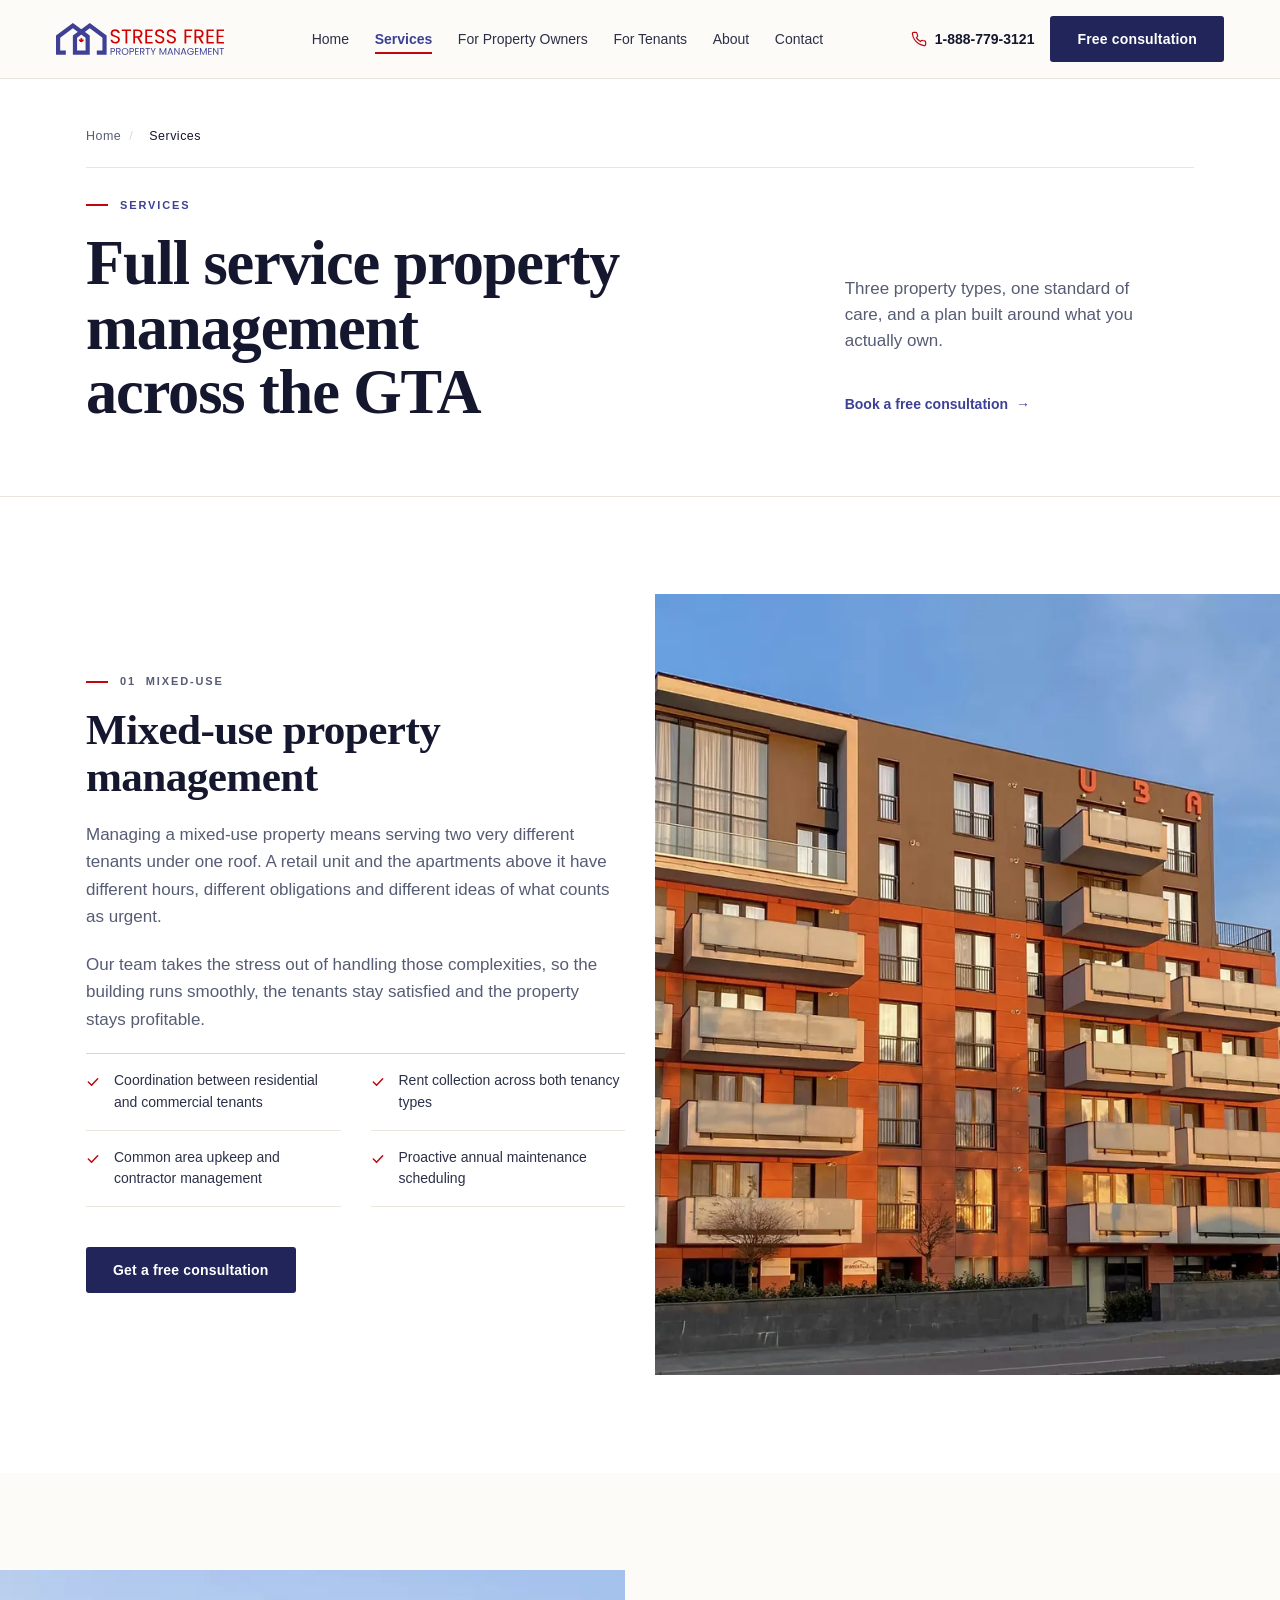
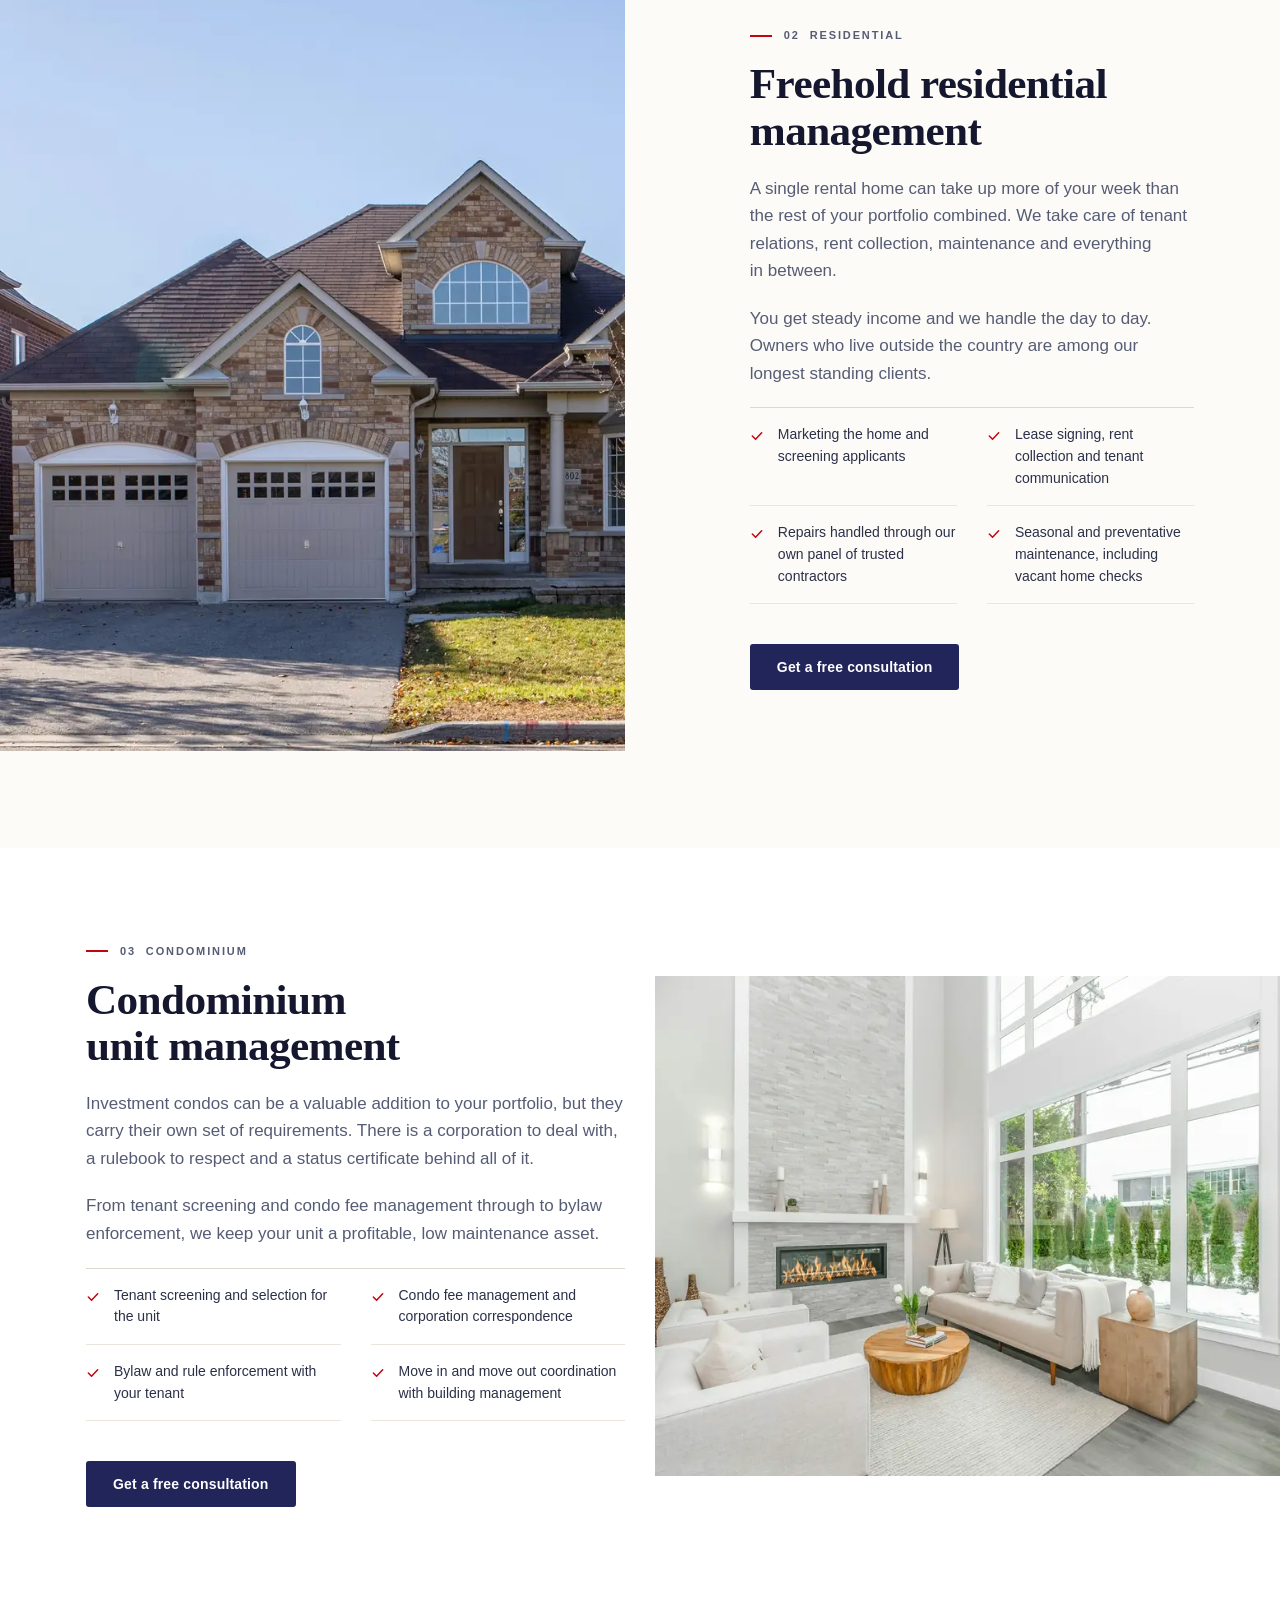
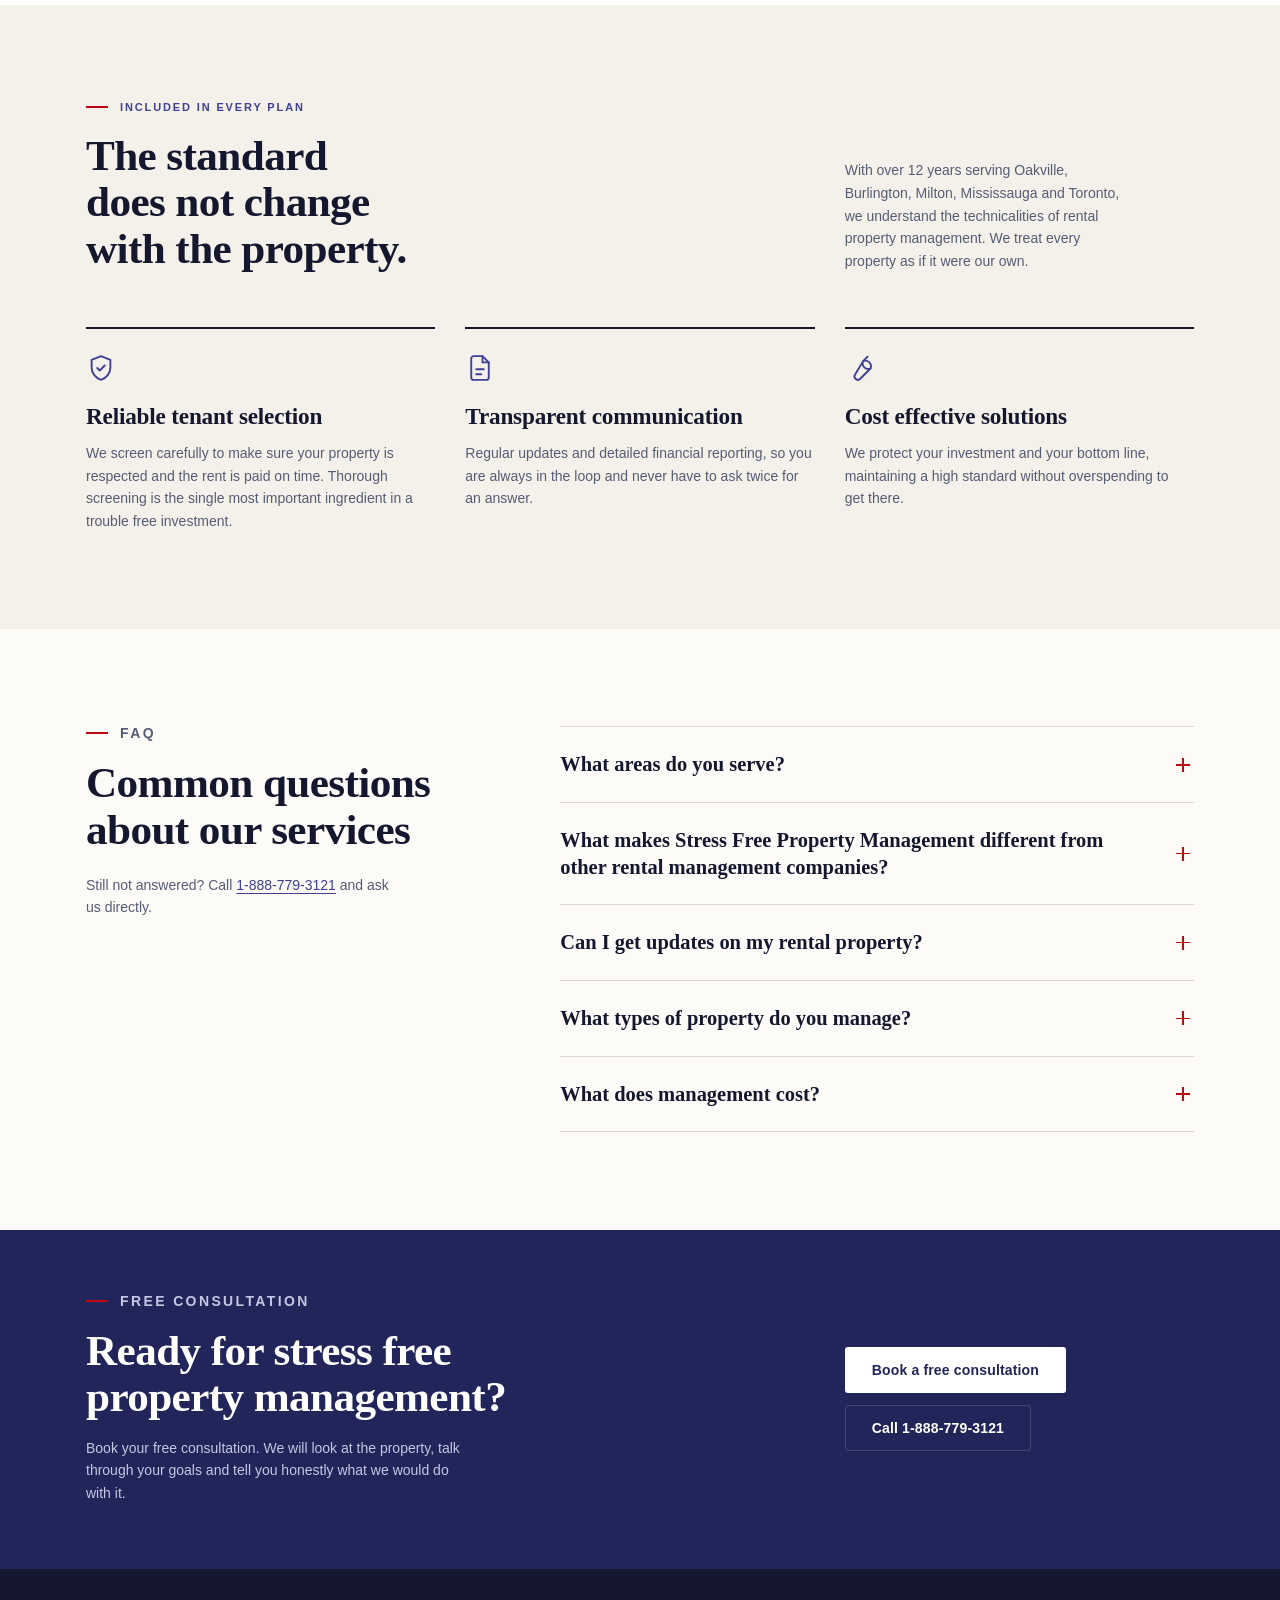
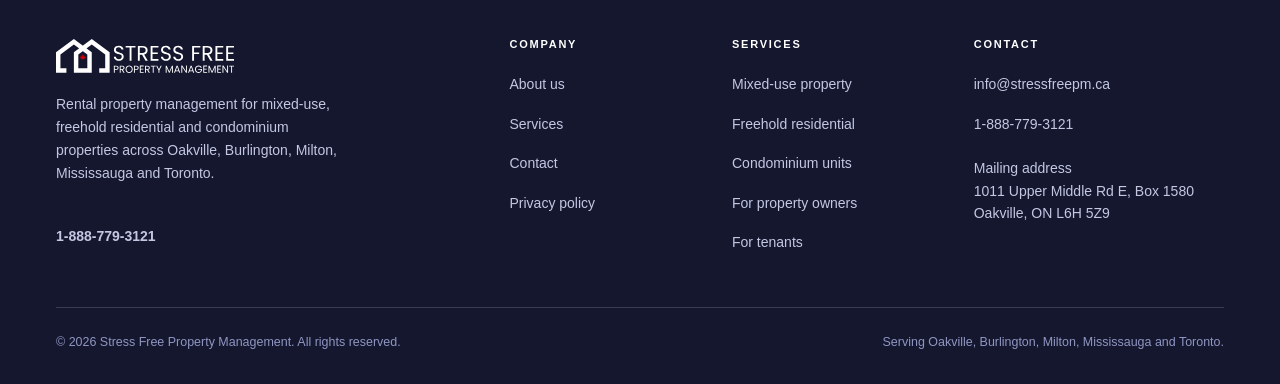
<file: services.html>
<!DOCTYPE html>
<html lang="en-CA">
<head>
<meta charset="utf-8">
<meta name="viewport" content="width=device-width, initial-scale=1">
<title>Property Management Services | Mixed-Use, Residential &amp; Condo | Oakville &amp; GTA</title>
<meta name="description" content="Mixed-use, freehold residential and condominium management in Oakville, Burlington, Milton, Mississauga and Toronto. Tenant screening, rent collection, maintenance and clear reporting.">
<link rel="canonical" href="https://stressfreepm.ca/services.html">
<meta name="theme-color" content="#22255a">
<link rel="icon" href="assets/images/icon.svg" type="image/svg+xml">
<link rel="icon" href="assets/images/favicon.png" type="image/png" sizes="180x180">
<link rel="apple-touch-icon" href="assets/images/favicon.png">

<meta property="og:type" content="website">
<meta property="og:site_name" content="Stress Free Property Management">
<meta property="og:locale" content="en_CA">
<meta property="og:title" content="Property Management Services | Mixed-Use, Residential &amp; Condo | Oakville &amp; GTA">
<meta property="og:description" content="Mixed-use, freehold residential and condominium management in Oakville, Burlington, Milton, Mississauga and Toronto. Tenant screening, rent collection, maintenance and clear reporting.">
<meta property="og:url" content="https://stressfreepm.ca/services.html">
<meta property="og:image" content="https://stressfreepm.ca/assets/images/social-preview.jpg">
<meta property="og:image:width" content="1200">
<meta property="og:image:height" content="630">
<meta property="og:image:alt" content="Stress Free Property Management, rental property management across Oakville and the GTA">
<meta name="twitter:card" content="summary_large_image">
<meta name="twitter:title" content="Property Management Services | Mixed-Use, Residential &amp; Condo | Oakville &amp; GTA">
<meta name="twitter:description" content="Mixed-use, freehold residential and condominium management in Oakville, Burlington, Milton, Mississauga and Toronto. Tenant screening, rent collection, maintenance and clear reporting.">
<meta name="twitter:image" content="https://stressfreepm.ca/assets/images/social-preview.jpg">

<link rel="preload" as="image" type="image/webp" href="assets/images/building-evening-1400.webp" imagesrcset="assets/images/building-evening-760.webp 760w, assets/images/building-evening-1400.webp 1400w" imagesizes="(max-width: 900px) 100vw, 52vw" fetchpriority="high">
<link rel="stylesheet" href="assets/css/styles.css">
<script type="application/ld+json">
{
  "@context": "https://schema.org",
  "@type": "RealEstateAgent",
  "@id": "https://stressfreepm.ca/#organisation",
  "name": "Stress Free Property Management",
  "legalName": "Stress Free Property Management Inc.",
  "description": "Rental property management for mixed-use, freehold residential and condominium properties in Oakville, Burlington, Milton, Mississauga and Toronto.",
  "url": "https://stressfreepm.ca/",
  "telephone": "+1-888-779-3121",
  "email": "info@stressfreepm.ca",
  "logo": "https://stressfreepm.ca/assets/images/logo.png",
  "image": "https://stressfreepm.ca/assets/images/social-preview.jpg",
  "priceRange": "$$",
  "address": {
    "@type": "PostalAddress",
    "streetAddress": "1011 Upper Middle Rd E, Box 1580",
    "addressLocality": "Oakville",
    "addressRegion": "ON",
    "postalCode": "L6H 5Z9",
    "addressCountry": "CA"
  },
  "areaServed": [
    { "@type": "City", "name": "Oakville" },
    { "@type": "City", "name": "Burlington" },
    { "@type": "City", "name": "Milton" },
    { "@type": "City", "name": "Mississauga" },
    { "@type": "City", "name": "Toronto" }
  ],
  "knowsAbout": ["Rental property management", "Tenant screening", "Rent collection", "Property maintenance coordination"],
  "hasOfferCatalog": {
    "@type": "OfferCatalog",
    "name": "Property management services",
    "itemListElement": [
      { "@type": "Offer", "itemOffered": { "@type": "Service", "name": "Mixed-use property management" } },
      { "@type": "Offer", "itemOffered": { "@type": "Service", "name": "Freehold residential management" } },
      { "@type": "Offer", "itemOffered": { "@type": "Service", "name": "Condominium unit management" } }
    ]
  }
}
</script>
<script type="application/ld+json">
{
  "@context": "https://schema.org",
  "@type": "FAQPage",
  "mainEntity": [
    {
      "@type": "Question",
      "name": "What areas do you serve?",
      "acceptedAnswer": { "@type": "Answer", "text": "We provide rental property management services in Oakville, Burlington, Milton, Mississauga and Toronto." }
    },
    {
      "@type": "Question",
      "name": "What makes Stress Free Property Management different from other rental management companies?",
      "acceptedAnswer": { "@type": "Answer", "text": "Our hands-on approach and our commitment to transparency. We handle every aspect of your property, from tenant selection through to maintenance, with your best interests in mind, and most of our new clients come to us from referrals." }
    },
    {
      "@type": "Question",
      "name": "Can I get updates on my rental property?",
      "acceptedAnswer": { "@type": "Answer", "text": "Yes. We provide regular updates, detailed financial reports and open communication so you always know where your property stands." }
    },
    {
      "@type": "Question",
      "name": "What types of property do you manage?",
      "acceptedAnswer": { "@type": "Answer", "text": "Mixed-use buildings with both residential and commercial tenants, freehold residential homes, and investment condominium units." }
    },
    {
      "@type": "Question",
      "name": "What does management cost?",
      "acceptedAnswer": { "@type": "Answer", "text": "Management is quoted per property rather than off a price list, because the fee depends on the type of property, its size and where it is. Book a free consultation and you will have the figure, and exactly what it covers, in writing before anything is signed." }
    }
  ]
}
</script>
<script type="application/ld+json">
{
  "@context": "https://schema.org",
  "@type": "BreadcrumbList",
  "itemListElement": [
    { "@type": "ListItem", "position": 1, "name": "Home", "item": "https://stressfreepm.ca/" },
    { "@type": "ListItem", "position": 2, "name": "Services", "item": "https://stressfreepm.ca/services.html" }
  ]
}
</script>
</head>
<body>
  <a class="skip-link" href="#main">Skip to main content</a>

  <header class="site-header">
    <div class="shell header-inner">
      <a class="brand" href="index.html" aria-label="Stress Free Property Management, home">
        <img src="assets/images/logo.svg" alt="Stress Free Property Management" width="1280" height="240">
      </a>

      <nav class="nav" id="primary-nav" aria-label="Primary">
        <a href="index.html">Home</a>
        <a href="services.html" aria-current="page">Services</a>
        <a href="property-owners.html">For Property Owners</a>
        <a href="tenants.html">For Tenants</a>
        <a href="about.html">About</a>
        <a href="contact.html">Contact</a>
        <a class="btn btn--primary" href="contact.html">Book a free consultation</a>
      </nav>

      <div class="header-actions">
        <a class="header-phone" href="tel:+18887793121" aria-label="Call Stress Free Property Management on 1-888-779-3121"><svg viewBox="0 0 24 24" fill="none" stroke="currentColor" stroke-width="1.8" stroke-linecap="round" stroke-linejoin="round" aria-hidden="true"><path d="M22 16.9v3a2 2 0 0 1-2.2 2 19.8 19.8 0 0 1-8.6-3.1 19.5 19.5 0 0 1-6-6A19.8 19.8 0 0 1 2.1 4.2 2 2 0 0 1 4.1 2h3a2 2 0 0 1 2 1.7c.1 1 .4 1.9.7 2.8a2 2 0 0 1-.4 2.1L8.1 9.9a16 16 0 0 0 6 6l1.3-1.3a2 2 0 0 1 2.1-.4c.9.3 1.8.6 2.8.7a2 2 0 0 1 1.7 2Z"/></svg><span>1-888-779-3121</span></a>
        <a class="btn btn--primary" href="contact.html" data-header-cta>Free consultation</a>
        <button class="nav-toggle" type="button" aria-expanded="false" aria-controls="primary-nav" aria-label="Open the main menu">
          <svg width="20" height="14" viewBox="0 0 20 14" fill="none" stroke="currentColor" stroke-width="2" stroke-linecap="round" aria-hidden="true"><path d="M1 1h18M1 7h18M1 13h18"/></svg>
        </button>
      </div>
    </div>
  </header>

  <main id="main">
    <section class="masthead">
      <div class="canvas masthead-inner">
        <p class="breadcrumb"><a href="index.html">Home</a><span>/</span><span aria-current="page">Services</span></p>
        <div class="masthead-title">
          <p class="eyebrow">Services</p>
          <h1>Full service property management across the GTA</h1>
        </div>
        <div class="masthead-aside">
          <p class="lede">Three property types, one standard of care, and a plan built around what you actually own.</p>
          <a class="arrow-link" href="contact.html">Book a free consultation</a>
        </div>
      </div>
    </section>

    <section class="band band--surface" id="mixed-use">
      <div class="canvas feature-inner feature--bleed-right">
        <figure class="feature-media feature-media--tall">
          <picture>
            <source type="image/webp" srcset="assets/images/building-evening-760.webp 760w, assets/images/building-evening-1400.webp 1400w" sizes="(max-width: 900px) 100vw, 52vw">
            <img src="assets/images/building-evening-640.jpg" alt="A low rise apartment block in evening light, balconies stacked across a terracotta facade" width="1400" height="1750" fetchpriority="high">
          </picture>
        </figure>
        <div class="feature-body">
          <p class="eyebrow">01 &nbsp;Mixed-use</p>
          <h2>Mixed-use property management</h2>
          <p>Managing a mixed-use property means serving two very different tenants under one roof. A retail
            unit and the apartments above it have different hours, different obligations and different ideas of
            what counts as urgent.</p>
          <p>Our team takes the stress out of handling those complexities, so the building runs smoothly, the
            tenants stay satisfied and the property stays profitable.</p>
      <ul class="spec-list">
        <li><svg viewBox="0 0 24 24" fill="none" stroke="currentColor" stroke-width="2.6" stroke-linecap="round" stroke-linejoin="round" aria-hidden="true"><path d="m4 12 5.5 5.5L20 6.5"/></svg><span>Coordination between residential and commercial tenants</span></li>
        <li><svg viewBox="0 0 24 24" fill="none" stroke="currentColor" stroke-width="2.6" stroke-linecap="round" stroke-linejoin="round" aria-hidden="true"><path d="m4 12 5.5 5.5L20 6.5"/></svg><span>Rent collection across both tenancy types</span></li>
        <li><svg viewBox="0 0 24 24" fill="none" stroke="currentColor" stroke-width="2.6" stroke-linecap="round" stroke-linejoin="round" aria-hidden="true"><path d="m4 12 5.5 5.5L20 6.5"/></svg><span>Common area upkeep and contractor management</span></li>
        <li><svg viewBox="0 0 24 24" fill="none" stroke="currentColor" stroke-width="2.6" stroke-linecap="round" stroke-linejoin="round" aria-hidden="true"><path d="m4 12 5.5 5.5L20 6.5"/></svg><span>Proactive annual maintenance scheduling</span></li>
      </ul>
          <div class="btn-row btn-row--spaced">
            <a class="btn btn--primary" href="contact.html">Get a free consultation</a>
          </div>
        </div>
      </div>
    </section>

    <section class="band" id="residential">
      <div class="canvas feature-inner feature--bleed-left">
        <figure class="feature-media feature-media--tall">
          <picture>
            <source type="image/webp" srcset="assets/images/home-exterior-autumn-760.webp 760w, assets/images/home-exterior-autumn-1400.webp 1400w" sizes="(max-width: 900px) 100vw, 52vw">
            <img src="assets/images/home-exterior-autumn-640.jpg" alt="Front elevation of a detached brick and stone home with an arched window and a double garage" width="1400" height="1750" loading="lazy" decoding="async">
          </picture>
        </figure>
        <div class="feature-body">
          <p class="eyebrow">02 &nbsp;Residential</p>
          <h2>Freehold residential management</h2>
          <p>A single rental home can take up more of your week than the rest of your portfolio combined. We
            take care of tenant relations, rent collection, maintenance and everything in between.</p>
          <p>You get steady income and we handle the day to day. Owners who live outside the country are among
            our longest standing clients.</p>
      <ul class="spec-list">
        <li><svg viewBox="0 0 24 24" fill="none" stroke="currentColor" stroke-width="2.6" stroke-linecap="round" stroke-linejoin="round" aria-hidden="true"><path d="m4 12 5.5 5.5L20 6.5"/></svg><span>Marketing the home and screening applicants</span></li>
        <li><svg viewBox="0 0 24 24" fill="none" stroke="currentColor" stroke-width="2.6" stroke-linecap="round" stroke-linejoin="round" aria-hidden="true"><path d="m4 12 5.5 5.5L20 6.5"/></svg><span>Lease signing, rent collection and tenant communication</span></li>
        <li><svg viewBox="0 0 24 24" fill="none" stroke="currentColor" stroke-width="2.6" stroke-linecap="round" stroke-linejoin="round" aria-hidden="true"><path d="m4 12 5.5 5.5L20 6.5"/></svg><span>Repairs handled through our own panel of trusted contractors</span></li>
        <li><svg viewBox="0 0 24 24" fill="none" stroke="currentColor" stroke-width="2.6" stroke-linecap="round" stroke-linejoin="round" aria-hidden="true"><path d="m4 12 5.5 5.5L20 6.5"/></svg><span>Seasonal and preventative maintenance, including vacant home checks</span></li>
      </ul>
          <div class="btn-row btn-row--spaced">
            <a class="btn btn--primary" href="contact.html">Get a free consultation</a>
          </div>
        </div>
      </div>
    </section>

    <section class="band band--surface" id="condominium">
      <div class="canvas feature-inner feature--bleed-right">
        <figure class="feature-media feature-media--photo">
          <picture>
            <source type="image/webp" srcset="assets/images/living-room-interior-760.webp 760w, assets/images/living-room-interior-1400.webp 1400w" sizes="(max-width: 900px) 100vw, 52vw">
            <img src="assets/images/living-room-interior-640.jpg" alt="A condominium living room with a linear fireplace and full height glazing onto the grounds" width="1400" height="1120" loading="lazy" decoding="async">
          </picture>
        </figure>
        <div class="feature-body">
          <p class="eyebrow">03 &nbsp;Condominium</p>
          <h2>Condominium unit management</h2>
          <p>Investment condos can be a valuable addition to your portfolio, but they carry their own set of
            requirements. There is a corporation to deal with, a rulebook to respect and a status certificate
            behind all of it.</p>
          <p>From tenant screening and condo fee management through to bylaw enforcement, we keep your unit a
            profitable, low maintenance asset.</p>
      <ul class="spec-list">
        <li><svg viewBox="0 0 24 24" fill="none" stroke="currentColor" stroke-width="2.6" stroke-linecap="round" stroke-linejoin="round" aria-hidden="true"><path d="m4 12 5.5 5.5L20 6.5"/></svg><span>Tenant screening and selection for the unit</span></li>
        <li><svg viewBox="0 0 24 24" fill="none" stroke="currentColor" stroke-width="2.6" stroke-linecap="round" stroke-linejoin="round" aria-hidden="true"><path d="m4 12 5.5 5.5L20 6.5"/></svg><span>Condo fee management and corporation correspondence</span></li>
        <li><svg viewBox="0 0 24 24" fill="none" stroke="currentColor" stroke-width="2.6" stroke-linecap="round" stroke-linejoin="round" aria-hidden="true"><path d="m4 12 5.5 5.5L20 6.5"/></svg><span>Bylaw and rule enforcement with your tenant</span></li>
        <li><svg viewBox="0 0 24 24" fill="none" stroke="currentColor" stroke-width="2.6" stroke-linecap="round" stroke-linejoin="round" aria-hidden="true"><path d="m4 12 5.5 5.5L20 6.5"/></svg><span>Move in and move out coordination with building management</span></li>
      </ul>
          <div class="btn-row btn-row--spaced">
            <a class="btn btn--primary" href="contact.html">Get a free consultation</a>
          </div>
        </div>
      </div>
    </section>

    <section class="band band--sand">
      <div class="canvas head">
        <div class="head-main">
          <p class="eyebrow">Included in every plan</p>
          <h2>The standard does not change with the property.</h2>
        </div>
        <div class="head-aside">
          <p>With over 12 years serving Oakville, Burlington, Milton, Mississauga and Toronto, we understand the
            technicalities of rental property management. We treat every property as if it were our own.</p>
        </div>
      </div>

      <div class="canvas">
      <div class="grid grid--3">
        <article class="card">
          <div class="card-icon"><svg viewBox="0 0 24 24" fill="none" stroke="currentColor" stroke-width="1.5" stroke-linecap="round" stroke-linejoin="round" aria-hidden="true"><path d="M12 2.5 4.5 5.5v6c0 4.7 3.2 8.6 7.5 10 4.3-1.4 7.5-5.3 7.5-10v-6Z"/><path d="m9 12 2 2 4-4"/></svg></div>
          <h3>Reliable tenant selection</h3>
          <p>We screen carefully to make sure your property is respected and the rent is paid on time. Thorough screening is the single most important ingredient in a trouble free investment.</p>
        </article>
        <article class="card">
          <div class="card-icon"><svg viewBox="0 0 24 24" fill="none" stroke="currentColor" stroke-width="1.5" stroke-linecap="round" stroke-linejoin="round" aria-hidden="true"><path d="M14 2.5H7a2 2 0 0 0-2 2v15a2 2 0 0 0 2 2h10a2 2 0 0 0 2-2V7.5Z"/><path d="M14 2.5v5h5"/><path d="M9 13h6M9 17h4"/></svg></div>
          <h3>Transparent communication</h3>
          <p>Regular updates and detailed financial reporting, so you are always in the loop and never have to ask twice for an answer.</p>
        </article>
        <article class="card">
          <div class="card-icon"><svg viewBox="0 0 24 24" fill="none" stroke="currentColor" stroke-width="1.5" stroke-linecap="round" stroke-linejoin="round" aria-hidden="true"><path d="M14.5 6.5a4.5 4.5 0 0 0 5.9 5.9L12 20.8a2.7 2.7 0 0 1-3.8-3.8Z"/><path d="M20.4 12.4A4.5 4.5 0 0 0 14.5 6.5L18 3"/></svg></div>
          <h3>Cost effective solutions</h3>
          <p>We protect your investment and your bottom line, maintaining a high standard without overspending to get there.</p>
        </article>
      </div>
      </div>
    </section>

    <section class="band" id="faq">
      <div class="canvas">
        <div class="faq-intro">
          <p class="eyebrow">FAQ</p>
          <h2>Common questions about our services</h2>
          <p>Still not answered? Call <a href="tel:+18887793121">1-888-779-3121</a> and ask us directly.</p>
        </div>
        <div class="faq">
          <details>
            <summary>What areas do you serve?</summary>
            <p>We provide rental property management services in Oakville, Burlington, Milton, Mississauga and Toronto.</p>
          </details>
          <details>
            <summary>What makes Stress Free Property Management different from other rental management companies?</summary>
            <p>Our hands-on approach and our commitment to transparency. We handle every aspect of your property, from tenant selection through to maintenance, with your best interests in mind, and most of our new clients come to us from referrals.</p>
          </details>
          <details>
            <summary>Can I get updates on my rental property?</summary>
            <p>Yes. We provide regular updates, detailed financial reports and open communication so you always know where your property stands.</p>
          </details>
          <details>
            <summary>What types of property do you manage?</summary>
            <p>Mixed-use buildings with both residential and commercial tenants, freehold residential homes, and investment condominium units.</p>
          </details>
          <details>
            <summary>What does management cost?</summary>
            <p>Management is quoted per property rather than off a price list, because the fee depends on the type of property, its size and where it is. Book a free consultation and you will have the figure, and exactly what it covers, in writing before anything is signed.</p>
          </details>
        </div>
      </div>
    </section>

    <section class="band band--sm band--navy">
      <div class="canvas cta-inner">
        <div class="cta-body">
          <p class="eyebrow eyebrow--onDark">Free consultation</p>
          <h2>Ready for stress free property management?</h2>
          <p>Book your free consultation. We will look at the property, talk through your goals and tell you honestly what we would do with it.</p>
        </div>
        <div class="cta-actions btn-row">
          <a class="btn btn--light" href="contact.html">Book a free consultation</a>
          <a class="btn btn--onDark" href="tel:+18887793121">Call 1-888-779-3121</a>
        </div>
      </div>
    </section>
  </main>

  <footer class="site-footer">
    <div class="shell">
      <div class="footer-grid">
        <div>
          <img src="assets/images/logo-reversed.svg" alt="Stress Free Property Management" width="1280" height="240">
          <p class="footer-about">Rental property management for mixed-use, freehold residential and
            condominium properties across Oakville, Burlington, Milton, Mississauga and Toronto.</p>
          <a class="footer-phone" href="tel:+18887793121">1-888-779-3121</a>
        </div>

        <div>
          <h2>Company</h2>
          <ul>
            <li><a href="about.html">About us</a></li>
            <li><a href="services.html">Services</a></li>
            <li><a href="contact.html">Contact</a></li>
            <li><a href="privacy-policy.html">Privacy policy</a></li>
          </ul>
        </div>

        <div>
          <h2>Services</h2>
          <ul>
            <li><a href="services.html#mixed-use">Mixed-use property</a></li>
            <li><a href="services.html#residential">Freehold residential</a></li>
            <li><a href="services.html#condominium">Condominium units</a></li>
            <li><a href="property-owners.html">For property owners</a></li>
            <li><a href="tenants.html">For tenants</a></li>
          </ul>
        </div>

        <div>
          <h2>Contact</h2>
          <ul>
            <li><a href="mailto:info@stressfreepm.ca">info@stressfreepm.ca</a></li>
            <li><a href="tel:+18887793121">1-888-779-3121</a></li>
          </ul>
          <address>
            Mailing address<br>
            1011 Upper Middle Rd E, Box 1580<br>
            Oakville, ON L6H 5Z9
          </address>
        </div>
      </div>

      <div class="footer-bottom">
        <p>&copy; 2026 Stress Free Property Management. All rights reserved.</p>
        <p>Serving Oakville, Burlington, Milton, Mississauga and Toronto.</p>
      </div>
    </div>
  </footer>

<script src="assets/js/site.js" defer></script>
</body>
</html>
</file>
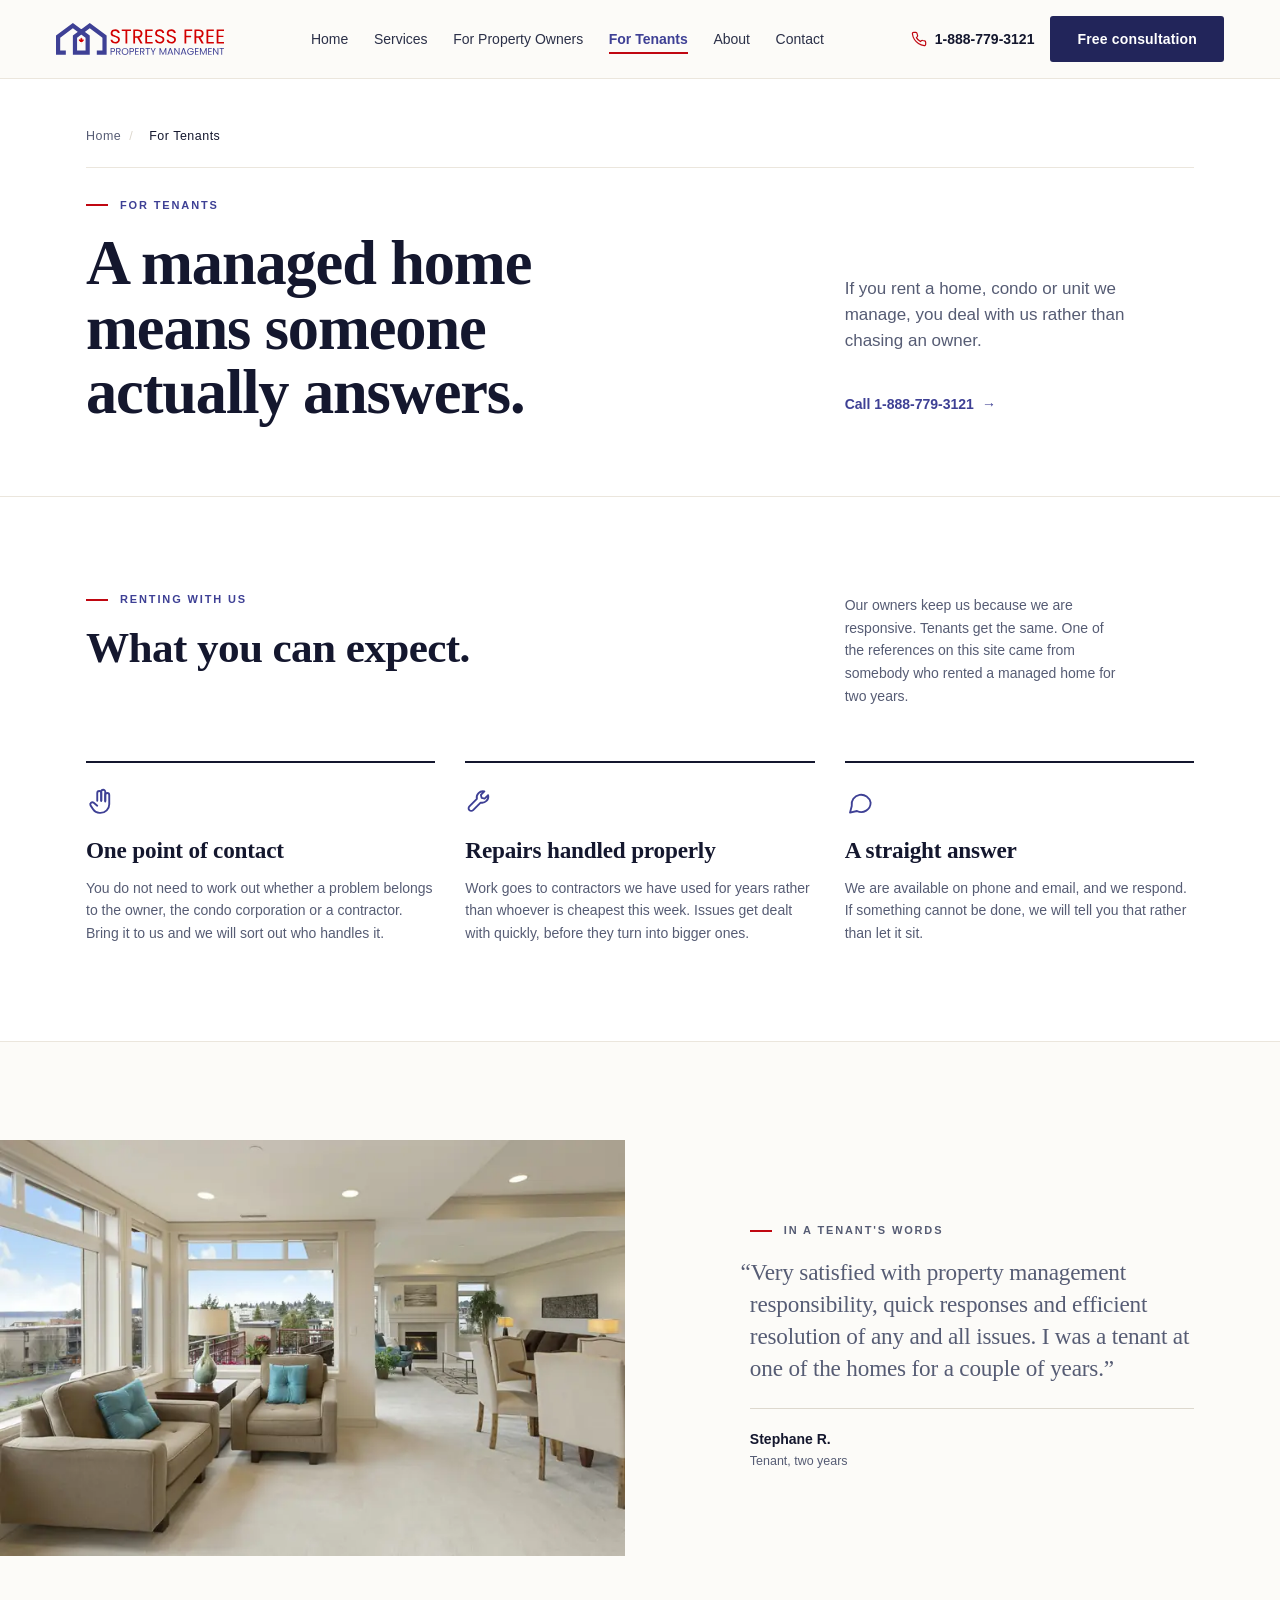
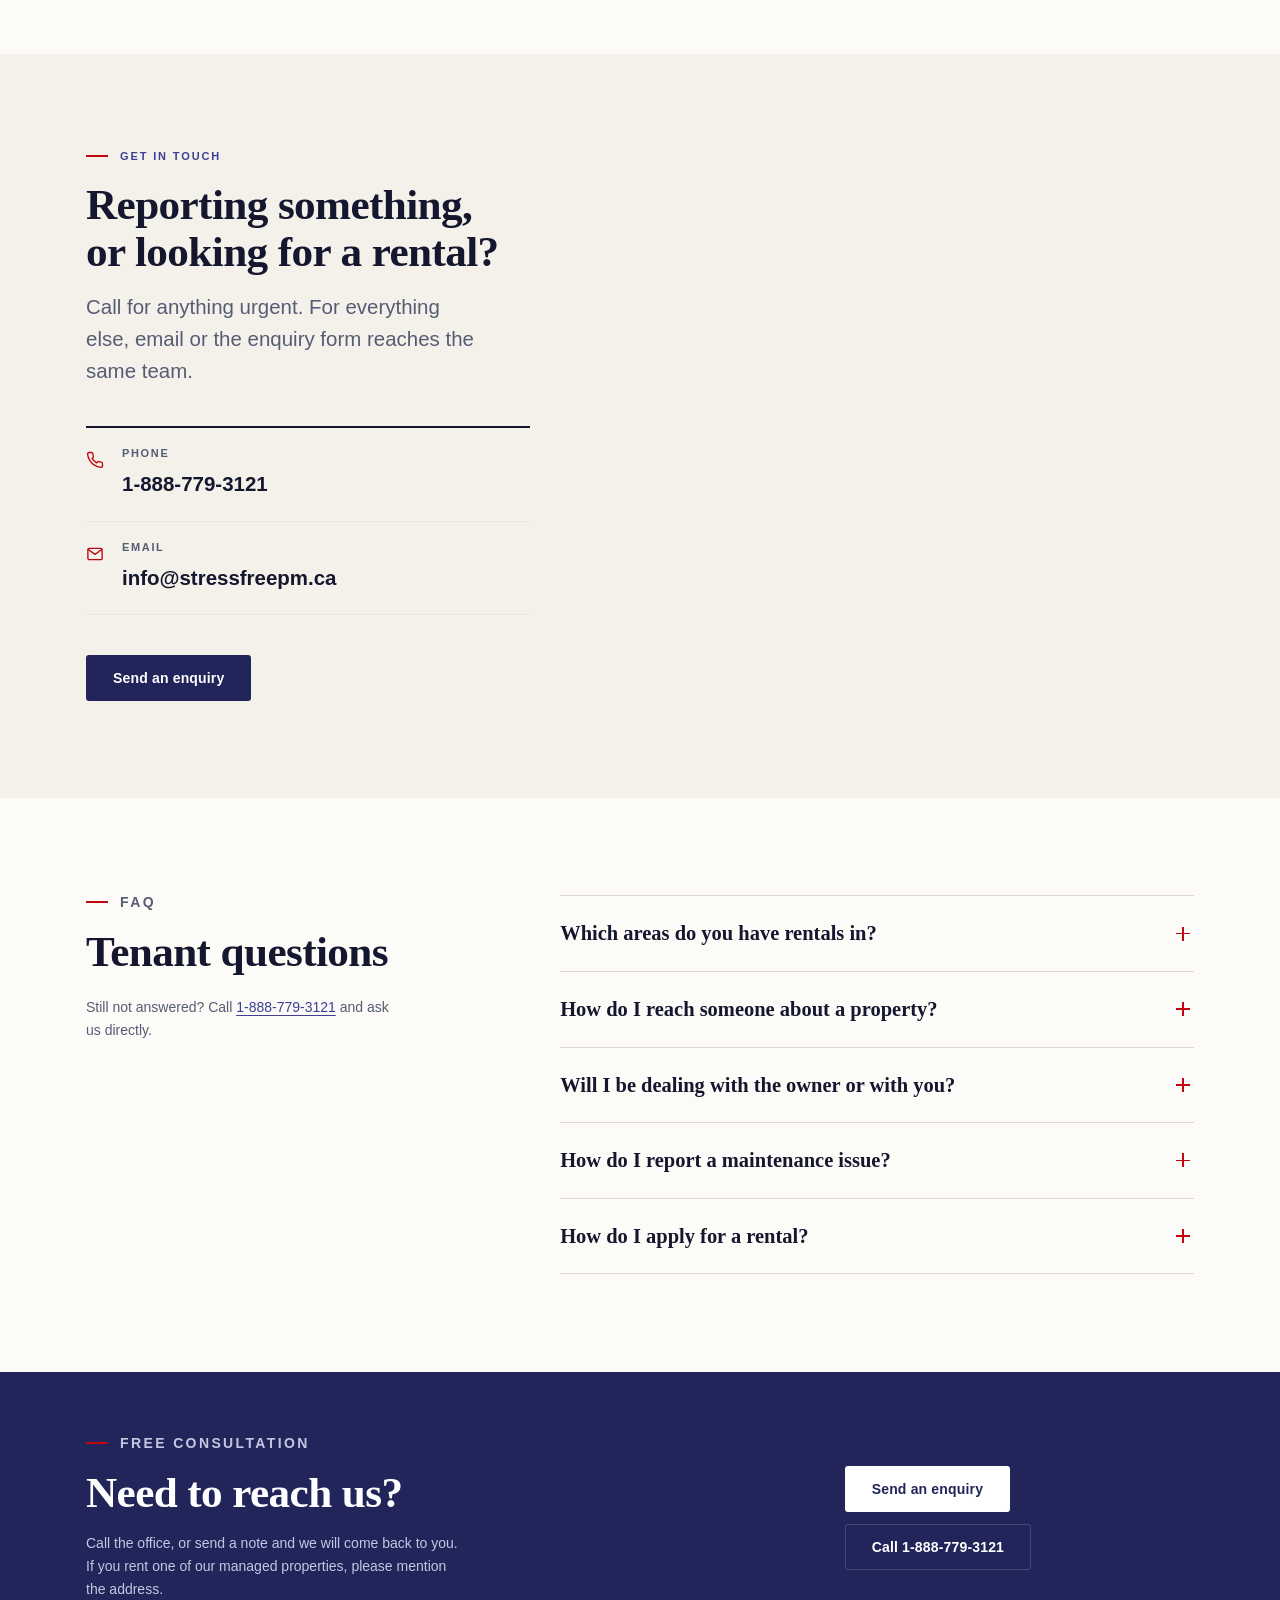
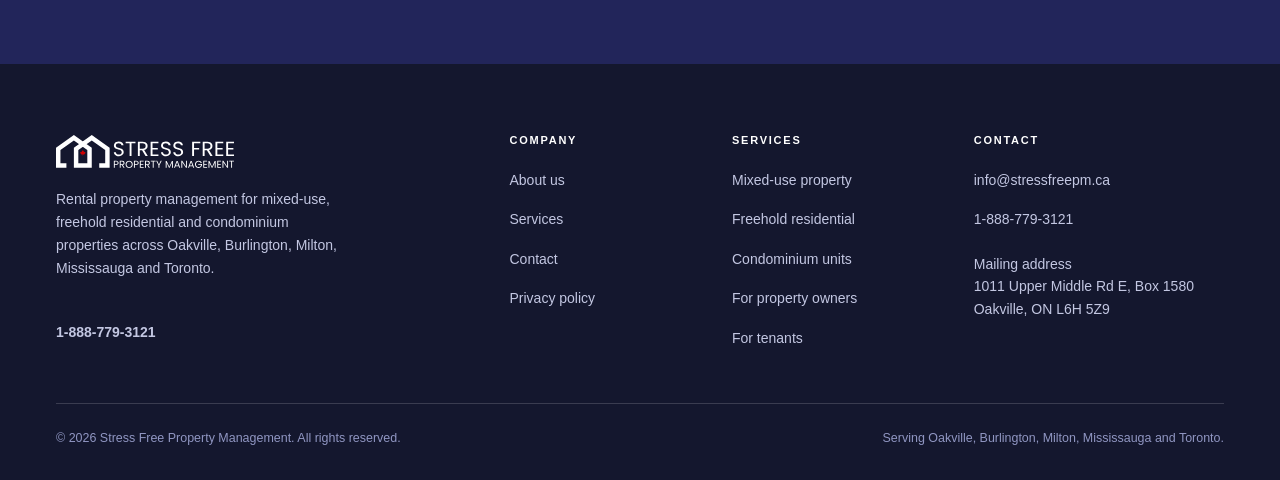
<file: tenants.html>
<!DOCTYPE html>
<html lang="en-CA">
<head>
<meta charset="utf-8">
<meta name="viewport" content="width=device-width, initial-scale=1">
<title>For Tenants | Renting a Managed Home in Oakville &amp; the GTA | Stress Free Property Management</title>
<meta name="description" content="Renting a home, condo or unit managed by Stress Free Property Management: one point of contact, repairs handled properly and a straight answer. Oakville, Burlington, Milton, Mississauga and Toronto.">
<link rel="canonical" href="https://stressfreepm.ca/tenants.html">
<meta name="theme-color" content="#22255a">
<link rel="icon" href="assets/images/icon.svg" type="image/svg+xml">
<link rel="icon" href="assets/images/favicon.png" type="image/png" sizes="180x180">
<link rel="apple-touch-icon" href="assets/images/favicon.png">

<meta property="og:type" content="website">
<meta property="og:site_name" content="Stress Free Property Management">
<meta property="og:locale" content="en_CA">
<meta property="og:title" content="For Tenants | Renting a Managed Home in Oakville &amp; the GTA | Stress Free Property Management">
<meta property="og:description" content="Renting a home, condo or unit managed by Stress Free Property Management: one point of contact, repairs handled properly and a straight answer. Oakville, Burlington, Milton, Mississauga and Toronto.">
<meta property="og:url" content="https://stressfreepm.ca/tenants.html">
<meta property="og:image" content="https://stressfreepm.ca/assets/images/social-preview.jpg">
<meta property="og:image:width" content="1200">
<meta property="og:image:height" content="630">
<meta property="og:image:alt" content="Stress Free Property Management, rental property management across Oakville and the GTA">
<meta name="twitter:card" content="summary_large_image">
<meta name="twitter:title" content="For Tenants | Renting a Managed Home in Oakville &amp; the GTA | Stress Free Property Management">
<meta name="twitter:description" content="Renting a home, condo or unit managed by Stress Free Property Management: one point of contact, repairs handled properly and a straight answer. Oakville, Burlington, Milton, Mississauga and Toronto.">
<meta name="twitter:image" content="https://stressfreepm.ca/assets/images/social-preview.jpg">

<link rel="preload" as="image" type="image/webp" href="assets/images/living-room-wide-1400.webp" imagesrcset="assets/images/living-room-wide-760.webp 760w, assets/images/living-room-wide-1400.webp 1400w" imagesizes="(max-width: 900px) 100vw, 52vw" fetchpriority="high">
<link rel="stylesheet" href="assets/css/styles.css">
<script type="application/ld+json">
{
  "@context": "https://schema.org",
  "@type": "RealEstateAgent",
  "@id": "https://stressfreepm.ca/#organisation",
  "name": "Stress Free Property Management",
  "legalName": "Stress Free Property Management Inc.",
  "description": "Rental property management for mixed-use, freehold residential and condominium properties in Oakville, Burlington, Milton, Mississauga and Toronto.",
  "url": "https://stressfreepm.ca/",
  "telephone": "+1-888-779-3121",
  "email": "info@stressfreepm.ca",
  "logo": "https://stressfreepm.ca/assets/images/logo.png",
  "image": "https://stressfreepm.ca/assets/images/social-preview.jpg",
  "priceRange": "$$",
  "address": {
    "@type": "PostalAddress",
    "streetAddress": "1011 Upper Middle Rd E, Box 1580",
    "addressLocality": "Oakville",
    "addressRegion": "ON",
    "postalCode": "L6H 5Z9",
    "addressCountry": "CA"
  },
  "areaServed": [
    { "@type": "City", "name": "Oakville" },
    { "@type": "City", "name": "Burlington" },
    { "@type": "City", "name": "Milton" },
    { "@type": "City", "name": "Mississauga" },
    { "@type": "City", "name": "Toronto" }
  ],
  "knowsAbout": ["Rental property management", "Tenant screening", "Rent collection", "Property maintenance coordination"],
  "hasOfferCatalog": {
    "@type": "OfferCatalog",
    "name": "Property management services",
    "itemListElement": [
      { "@type": "Offer", "itemOffered": { "@type": "Service", "name": "Mixed-use property management" } },
      { "@type": "Offer", "itemOffered": { "@type": "Service", "name": "Freehold residential management" } },
      { "@type": "Offer", "itemOffered": { "@type": "Service", "name": "Condominium unit management" } }
    ]
  }
}
</script>
<script type="application/ld+json">
{
  "@context": "https://schema.org",
  "@type": "FAQPage",
  "mainEntity": [
    {
      "@type": "Question",
      "name": "Which areas do you have rentals in?",
      "acceptedAnswer": { "@type": "Answer", "text": "We manage property in Oakville, Burlington, Milton, Mississauga and Toronto, across mixed-use buildings, freehold homes and condominium units." }
    },
    {
      "@type": "Question",
      "name": "How do I reach someone about a property?",
      "acceptedAnswer": { "@type": "Answer", "text": "Call 1-888-779-3121 or email info@stressfreepm.ca. You can also use the enquiry form on our contact page." }
    },
    {
      "@type": "Question",
      "name": "Will I be dealing with the owner or with you?",
      "acceptedAnswer": { "@type": "Answer", "text": "With us. We manage the tenancy on the owner's behalf, which means one point of contact for repairs, questions and anything else that comes up." }
    },
    {
      "@type": "Question",
      "name": "How do I report a maintenance issue?",
      "acceptedAnswer": { "@type": "Answer", "text": "For anything urgent, call 1-888-779-3121. For everything else, send the details through the enquiry form on our contact page or email info@stressfreepm.ca, and we will arrange the repair." }
    },
    {
      "@type": "Question",
      "name": "How do I apply for a rental?",
      "acceptedAnswer": { "@type": "Answer", "text": "Call 1-888-779-3121 or email info@stressfreepm.ca. We will tell you what is available and walk you through the application from there." }
    }
  ]
}
</script>
<script type="application/ld+json">
{
  "@context": "https://schema.org",
  "@type": "BreadcrumbList",
  "itemListElement": [
    { "@type": "ListItem", "position": 1, "name": "Home", "item": "https://stressfreepm.ca/" },
    { "@type": "ListItem", "position": 2, "name": "For Tenants", "item": "https://stressfreepm.ca/tenants.html" }
  ]
}
</script>
</head>
<body>
  <a class="skip-link" href="#main">Skip to main content</a>

  <header class="site-header">
    <div class="shell header-inner">
      <a class="brand" href="index.html" aria-label="Stress Free Property Management, home">
        <img src="assets/images/logo.svg" alt="Stress Free Property Management" width="1280" height="240">
      </a>

      <nav class="nav" id="primary-nav" aria-label="Primary">
        <a href="index.html">Home</a>
        <a href="services.html">Services</a>
        <a href="property-owners.html">For Property Owners</a>
        <a href="tenants.html" aria-current="page">For Tenants</a>
        <a href="about.html">About</a>
        <a href="contact.html">Contact</a>
        <a class="btn btn--primary" href="contact.html">Book a free consultation</a>
      </nav>

      <div class="header-actions">
        <a class="header-phone" href="tel:+18887793121" aria-label="Call Stress Free Property Management on 1-888-779-3121"><svg viewBox="0 0 24 24" fill="none" stroke="currentColor" stroke-width="1.8" stroke-linecap="round" stroke-linejoin="round" aria-hidden="true"><path d="M22 16.9v3a2 2 0 0 1-2.2 2 19.8 19.8 0 0 1-8.6-3.1 19.5 19.5 0 0 1-6-6A19.8 19.8 0 0 1 2.1 4.2 2 2 0 0 1 4.1 2h3a2 2 0 0 1 2 1.7c.1 1 .4 1.9.7 2.8a2 2 0 0 1-.4 2.1L8.1 9.9a16 16 0 0 0 6 6l1.3-1.3a2 2 0 0 1 2.1-.4c.9.3 1.8.6 2.8.7a2 2 0 0 1 1.7 2Z"/></svg><span>1-888-779-3121</span></a>
        <a class="btn btn--primary" href="contact.html" data-header-cta>Free consultation</a>
        <button class="nav-toggle" type="button" aria-expanded="false" aria-controls="primary-nav" aria-label="Open the main menu">
          <svg width="20" height="14" viewBox="0 0 20 14" fill="none" stroke="currentColor" stroke-width="2" stroke-linecap="round" aria-hidden="true"><path d="M1 1h18M1 7h18M1 13h18"/></svg>
        </button>
      </div>
    </div>
  </header>

  <main id="main">
    <section class="masthead">
      <div class="canvas masthead-inner">
        <p class="breadcrumb"><a href="index.html">Home</a><span>/</span><span aria-current="page">For Tenants</span></p>
        <div class="masthead-title">
          <p class="eyebrow">For tenants</p>
          <h1>A managed home means someone actually answers.</h1>
        </div>
        <div class="masthead-aside">
          <p class="lede">If you rent a home, condo or unit we manage, you deal with us rather than chasing an owner.</p>
          <a class="arrow-link" href="tel:+18887793121">Call 1-888-779-3121</a>
        </div>
      </div>
    </section>

    <section class="band band--surface">
      <div class="canvas head">
        <div class="head-main">
          <p class="eyebrow">Renting with us</p>
          <h2>What you can expect.</h2>
        </div>
        <div class="head-aside">
          <p>Our owners keep us because we are responsive. Tenants get the same. One of the references on this
            site came from somebody who rented a managed home for two years.</p>
        </div>
      </div>

      <div class="canvas">
      <div class="grid grid--3">
        <article class="card">
          <div class="card-icon"><svg viewBox="0 0 24 24" fill="none" stroke="currentColor" stroke-width="1.5" stroke-linecap="round" stroke-linejoin="round" aria-hidden="true"><path d="M9 11V4.8a1.6 1.6 0 1 1 3.2 0V11"/><path d="M12.2 11V3.8a1.6 1.6 0 1 1 3.2 0V11"/><path d="M15.4 11.6V6.4a1.6 1.6 0 1 1 3.2 0v7.3a7 7 0 0 1-7 7h-.8a6 6 0 0 1-5-2.7l-2.2-3.3a1.7 1.7 0 0 1 2.6-2.1L9 15"/></svg></div>
          <h3>One point of contact</h3>
          <p>You do not need to work out whether a problem belongs to the owner, the condo corporation or a contractor. Bring it to us and we will sort out who handles it.</p>
        </article>
        <article class="card">
          <div class="card-icon"><svg viewBox="0 0 24 24" fill="none" stroke="currentColor" stroke-width="1.5" stroke-linecap="round" stroke-linejoin="round" aria-hidden="true"><path d="M15.5 3.5a5 5 0 0 0-6 6l-6 6a2.1 2.1 0 0 0 3 3l6-6a5 5 0 0 0 6-6l-2.8 2.8-2.4-.6-.6-2.4Z"/></svg></div>
          <h3>Repairs handled properly</h3>
          <p>Work goes to contractors we have used for years rather than whoever is cheapest this week. Issues get dealt with quickly, before they turn into bigger ones.</p>
        </article>
        <article class="card">
          <div class="card-icon"><svg viewBox="0 0 24 24" fill="none" stroke="currentColor" stroke-width="1.5" stroke-linecap="round" stroke-linejoin="round" aria-hidden="true"><path d="M20.5 12.5a7.5 7.5 0 0 1-10.9 6.7L4 20.5l1.4-5.3A7.5 7.5 0 1 1 20.5 12.5Z"/></svg></div>
          <h3>A straight answer</h3>
          <p>We are available on phone and email, and we respond. If something cannot be done, we will tell you that rather than let it sit.</p>
        </article>
      </div>
      </div>
    </section>

    <section class="band band--hair-top">
      <div class="canvas feature-inner feature--bleed-left">
        <figure class="feature-media feature-media--wide">
          <picture>
            <source type="image/webp" srcset="assets/images/living-room-wide-760.webp 760w, assets/images/living-room-wide-1400.webp 1400w" sizes="(max-width: 900px) 100vw, 52vw">
            <img src="assets/images/living-room-wide-640.jpg" alt="The living and dining space of a managed rental, kept in good order between tenancies" width="1400" height="933" loading="lazy" decoding="async">
          </picture>
        </figure>
        <div class="feature-body">
          <p class="eyebrow">In a tenant's words</p>
          <figure class="feature-quote">
            <blockquote><p>Very satisfied with property management responsibility, quick responses and efficient
              resolution of any and all issues. I was a tenant at one of the homes for a couple of years.</p></blockquote>
            <figcaption><strong>Stephane R.</strong>Tenant, two years</figcaption>
          </figure>
        </div>
      </div>
    </section>

    <section class="band band--sand">
      <div class="canvas">
        <div class="contact-aside">
          <p class="eyebrow">Get in touch</p>
          <h2>Reporting something, or looking for a rental?</h2>
          <p class="lede">Call for anything urgent. For everything else, email or the enquiry form reaches the
            same team.</p>

          <ul class="contact-list">
            <li><svg viewBox="0 0 24 24" fill="none" stroke="currentColor" stroke-width="1.8" stroke-linecap="round" stroke-linejoin="round" aria-hidden="true"><path d="M22 16.9v3a2 2 0 0 1-2.2 2 19.8 19.8 0 0 1-8.6-3.1 19.5 19.5 0 0 1-6-6A19.8 19.8 0 0 1 2.1 4.2 2 2 0 0 1 4.1 2h3a2 2 0 0 1 2 1.7c.1 1 .4 1.9.7 2.8a2 2 0 0 1-.4 2.1L8.1 9.9a16 16 0 0 0 6 6l1.3-1.3a2 2 0 0 1 2.1-.4c.9.3 1.8.6 2.8.7a2 2 0 0 1 1.7 2Z"/></svg><div><span class="label">Phone</span><a href="tel:+18887793121">1-888-779-3121</a></div></li>
            <li><svg viewBox="0 0 24 24" fill="none" stroke="currentColor" stroke-width="1.8" stroke-linecap="round" stroke-linejoin="round" aria-hidden="true"><rect x="2.5" y="4.5" width="19" height="15" rx="2"/><path d="m3 6 9 6.5L21 6"/></svg><div><span class="label">Email</span><a href="mailto:info@stressfreepm.ca">info@stressfreepm.ca</a></div></li>
          </ul>

          <div class="btn-row btn-row--spaced">
            <a class="btn btn--primary" href="contact.html">Send an enquiry</a>
          </div>
        </div>

        <div class="contact-form">
        </div>
      </div>
    </section>

    <section class="band" id="faq">
      <div class="canvas">
        <div class="faq-intro">
          <p class="eyebrow">FAQ</p>
          <h2>Tenant questions</h2>
          <p>Still not answered? Call <a href="tel:+18887793121">1-888-779-3121</a> and ask us directly.</p>
        </div>
        <div class="faq">
          <details>
            <summary>Which areas do you have rentals in?</summary>
            <p>We manage property in Oakville, Burlington, Milton, Mississauga and Toronto, across mixed-use buildings, freehold homes and condominium units.</p>
          </details>
          <details>
            <summary>How do I reach someone about a property?</summary>
            <p>Call 1-888-779-3121 or email info@stressfreepm.ca. You can also use the enquiry form on our contact page.</p>
          </details>
          <details>
            <summary>Will I be dealing with the owner or with you?</summary>
            <p>With us. We manage the tenancy on the owner's behalf, which means one point of contact for repairs, questions and anything else that comes up.</p>
          </details>
          <details>
            <summary>How do I report a maintenance issue?</summary>
            <p>For anything urgent, call 1-888-779-3121. For everything else, send the details through the enquiry form on our contact page or email info@stressfreepm.ca, and we will arrange the repair.</p>
          </details>
          <details>
            <summary>How do I apply for a rental?</summary>
            <p>Call 1-888-779-3121 or email info@stressfreepm.ca. We will tell you what is available and walk you through the application from there.</p>
          </details>
        </div>
      </div>
    </section>

    <section class="band band--sm band--navy">
      <div class="canvas cta-inner">
        <div class="cta-body">
          <p class="eyebrow eyebrow--onDark">Free consultation</p>
          <h2>Need to reach us?</h2>
          <p>Call the office, or send a note and we will come back to you. If you rent one of our managed properties, please mention the address.</p>
        </div>
        <div class="cta-actions btn-row">
          <a class="btn btn--light" href="contact.html">Send an enquiry</a>
          <a class="btn btn--onDark" href="tel:+18887793121">Call 1-888-779-3121</a>
        </div>
      </div>
    </section>
  </main>

  <footer class="site-footer">
    <div class="shell">
      <div class="footer-grid">
        <div>
          <img src="assets/images/logo-reversed.svg" alt="Stress Free Property Management" width="1280" height="240">
          <p class="footer-about">Rental property management for mixed-use, freehold residential and
            condominium properties across Oakville, Burlington, Milton, Mississauga and Toronto.</p>
          <a class="footer-phone" href="tel:+18887793121">1-888-779-3121</a>
        </div>

        <div>
          <h2>Company</h2>
          <ul>
            <li><a href="about.html">About us</a></li>
            <li><a href="services.html">Services</a></li>
            <li><a href="contact.html">Contact</a></li>
            <li><a href="privacy-policy.html">Privacy policy</a></li>
          </ul>
        </div>

        <div>
          <h2>Services</h2>
          <ul>
            <li><a href="services.html#mixed-use">Mixed-use property</a></li>
            <li><a href="services.html#residential">Freehold residential</a></li>
            <li><a href="services.html#condominium">Condominium units</a></li>
            <li><a href="property-owners.html">For property owners</a></li>
            <li><a href="tenants.html">For tenants</a></li>
          </ul>
        </div>

        <div>
          <h2>Contact</h2>
          <ul>
            <li><a href="mailto:info@stressfreepm.ca">info@stressfreepm.ca</a></li>
            <li><a href="tel:+18887793121">1-888-779-3121</a></li>
          </ul>
          <address>
            Mailing address<br>
            1011 Upper Middle Rd E, Box 1580<br>
            Oakville, ON L6H 5Z9
          </address>
        </div>
      </div>

      <div class="footer-bottom">
        <p>&copy; 2026 Stress Free Property Management. All rights reserved.</p>
        <p>Serving Oakville, Burlington, Milton, Mississauga and Toronto.</p>
      </div>
    </div>
  </footer>

<script src="assets/js/site.js" defer></script>
</body>
</html>
</file>
<file: assets/css/styles.css>
/* ===========================================================================
   Stress Free Property Management
   Design system. Colours sampled from the client logo: navy #3E4095, red #D20001.
   One type scale, one spacing scale, one grid. Nothing arbitrary.
   =========================================================================== */

:root {
  /* ---- colour: logo navy + logo red + warm paper. No other hue family. ---- */
  --ink:         #14172e;
  --ink-soft:    #2b3048;
  --navy:        #22255a;
  --brand:       #3e4095;
  --brand-deep:  #2d2f76;
  --brand-tint:  #eceefa;
  --accent:      #c00711;
  --accent-tint: #fbf0ef;
  --paper:       #fcfbf8;
  --surface:     #ffffff;
  --sand:        #f4f1ea;
  --line:        #ddd8ce;
  --hair:        #ebe6dd;
  --muted:       #565c74;

  /* on dark */
  --on-dark:      #ffffff;
  --on-dark-soft: #c3c7e2;
  --on-dark-dim:  #9096c2;
  --on-dark-hair: rgba(255, 255, 255, .16);

  /* ---- type ---- */
  --font-display: "Iowan Old Style", "Palatino Linotype", Palatino, "Book Antiqua", Georgia, serif;
  --font-sans: -apple-system, BlinkMacSystemFont, "Segoe UI", Roboto, "Helvetica Neue", Arial, sans-serif;

  --t-2xs: .6875rem;
  --t-xs:  .78rem;
  --t-sm:  .875rem;
  --t-base: 1.0625rem;
  --t-md:  clamp(1.1rem, .98rem + .45vw, 1.28rem);
  --t-lg:  clamp(1.22rem, 1.1rem + .5vw, 1.45rem);
  --t-xl:  clamp(1.45rem, 1.2rem + 1.1vw, 1.95rem);
  --t-2xl: clamp(1.8rem, 1.35rem + 2vw, 2.7rem);
  --t-3xl: clamp(2.15rem, 1.5rem + 2.9vw, 3.5rem);
  --t-4xl: clamp(2.4rem, 1.55rem + 3.4vw, 3.9rem);

  --measure: 66ch;
  --measure-tight: 54ch;

  /* ---- spacing: 4px base, nothing off-scale ---- */
  --s1: 4px;  --s2: 8px;  --s3: 12px; --s4: 16px; --s5: 20px;
  --s6: 24px; --s7: 32px; --s8: 40px; --s9: 48px; --s10: 64px;
  --s11: 80px; --s12: 104px;

  --band:    clamp(64px, 7.6vw, 112px);
  --band-sm: clamp(44px, 5vw, 72px);

  /* ---- grid ---- */
  --shell:  1180px;
  --gutter: clamp(20px, 5vw, 56px);
  --gap:    clamp(18px, 2.4vw, 30px);
  --col:    minmax(0, calc((var(--shell) - (11 * var(--gap))) / 12));

  --radius: 3px;
  --shadow: 0 1px 2px rgba(20, 23, 46, .04), 0 18px 44px -26px rgba(20, 23, 46, .34);
  --shadow-lift: 0 2px 4px rgba(20, 23, 46, .05), 0 26px 56px -28px rgba(20, 23, 46, .42);
  --ease: cubic-bezier(.22, .61, .36, 1);
}

/* ---------------------------------------------------------------- reset -- */

*, *::before, *::after { box-sizing: border-box; }

html {
  -webkit-text-size-adjust: 100%;
  scroll-behavior: smooth;
  scroll-padding-top: 96px;
}

@media (prefers-reduced-motion: reduce) {
  html { scroll-behavior: auto; }
  *, *::before, *::after {
    animation-duration: .01ms !important;
    transition-duration: .01ms !important;
  }
}

body {
  margin: 0;
  overflow-x: hidden;
  background: var(--paper);
  color: var(--ink);
  font-family: var(--font-sans);
  font-size: var(--t-base);
  line-height: 1.62;
  -webkit-font-smoothing: antialiased;
  -moz-osx-font-smoothing: grayscale;
}

img, svg { max-width: 100%; }
/* <picture> is a wrapper for the sources only; the <img> inside it stays the layout box. */
picture { display: contents; }
img { height: auto; display: block; }

/* ----------------------------------------------------------------- type -- */

h1, h2, h3, h4 {
  font-family: var(--font-display);
  font-weight: 600;
  margin: 0;
  text-wrap: balance;
}

h1 { font-size: var(--t-3xl); line-height: 1.04; letter-spacing: -.018em; }
h2 { font-size: var(--t-2xl); line-height: 1.08; letter-spacing: -.014em; }
h3 { font-size: var(--t-lg); line-height: 1.2;  letter-spacing: -.008em; }
h4 { font-size: var(--t-md); line-height: 1.25; letter-spacing: -.006em; }

p { margin: 0 0 var(--s5); text-wrap: pretty; }
p:last-child { margin-bottom: 0; }

a { color: var(--brand); text-decoration-thickness: 1px; text-underline-offset: 3px; }
a:hover { color: var(--brand-deep); }

strong { font-weight: 600; }

:focus-visible {
  outline: 3px solid var(--brand);
  outline-offset: 3px;
  border-radius: 2px;
}

::selection { background: var(--brand); color: #fff; }

.skip-link {
  position: absolute; left: var(--s4); top: -72px; z-index: 300;
  background: var(--navy); color: #fff;
  padding: var(--s3) var(--s5);
  border-radius: var(--radius);
  font: 600 var(--t-sm)/1 var(--font-sans);
  text-decoration: none;
  transition: top .18s var(--ease);
}
.skip-link:focus { top: var(--s4); color: #fff; }

.visually-hidden {
  position: absolute; width: 1px; height: 1px;
  margin: -1px; padding: 0; overflow: hidden;
  clip-path: inset(50%); white-space: nowrap; border: 0;
}

/* ----------------------------------------------------------- the canvas -- */
/* 12 columns inside a max-width main area, plus named full-bleed edges.
   Children default to the full main area; components opt into spans. */

.canvas {
  display: grid;
  grid-template-columns:
    [full-start] minmax(var(--gutter), 1fr)
    [main-start] repeat(12, [c] var(--col)) [main-end]
    minmax(var(--gutter), 1fr) [full-end];
  column-gap: var(--gap);
}
.canvas > * { grid-column: main; }

.shell {
  width: 100%;
  max-width: calc(var(--shell) + (var(--gutter) * 2));
  margin-inline: auto;
  padding-inline: var(--gutter);
}

.band      { padding-block: var(--band); }
.band--sm  { padding-block: var(--band-sm); }
.band--top0 { padding-top: 0; }
.band--bot0 { padding-bottom: 0; }
.band--sand    { background: var(--sand); }
.band--surface { background: var(--surface); }
.band--ink     { background: var(--ink); color: var(--on-dark-soft); }
.band--navy    { background: var(--navy); color: var(--on-dark-soft); }
.band--hair-top { border-top: 1px solid var(--hair); }

/* ------------------------------------------------------------ eyebrows -- */

.eyebrow {
  display: flex; align-items: center; gap: var(--s3);
  font: 700 var(--t-2xs)/1 var(--font-sans);
  letter-spacing: .17em;
  text-transform: uppercase;
  color: var(--brand);
  margin: 0 0 var(--s5);
}
.eyebrow::before {
  content: ""; flex: none;
  width: 22px; height: 2px; background: var(--accent);
}
.eyebrow--onDark { color: var(--on-dark-dim); }
.eyebrow--onDark::before { background: var(--accent); }

.lede {
  font-size: var(--t-md);
  line-height: 1.55;
  color: var(--muted);
  max-width: 56ch;
}
.prose { max-width: var(--measure); }
.prose p + p { margin-top: 0; }

/* ------------------------------------------------------------- buttons -- */

.btn {
  display: inline-flex; align-items: center; justify-content: center; gap: var(--s3);
  padding: 15px 26px;
  font: 600 var(--t-sm)/1 var(--font-sans);
  letter-spacing: .012em;
  border: 1px solid transparent;
  border-radius: var(--radius);
  text-decoration: none;
  cursor: pointer;
  white-space: nowrap;
  transition: background-color .18s var(--ease), color .18s var(--ease),
              border-color .18s var(--ease), box-shadow .18s var(--ease),
              transform .18s var(--ease);
}
.btn:active { transform: translateY(1px); }

.btn--primary { background: var(--navy); color: #fff; }
.btn--primary:hover {
  background: var(--brand); color: #fff;
  box-shadow: 0 10px 24px -14px rgba(34, 37, 90, .85);
}
.btn--ghost { border-color: var(--line); color: var(--ink); background: transparent; }
.btn--ghost:hover { border-color: var(--navy); background: var(--surface); color: var(--ink); }
.btn--light { background: #fff; color: var(--navy); }
.btn--light:hover { background: var(--brand-tint); color: var(--brand-deep); }
.btn--onDark { border-color: var(--on-dark-hair); color: #fff; background: transparent; }
.btn--onDark:hover { background: rgba(255, 255, 255, .1); border-color: rgba(255, 255, 255, .6); color: #fff; }

.btn-row { display: flex; flex-wrap: wrap; gap: var(--s3); }
.btn-row--spaced { margin-top: var(--s8); }

.arrow-link {
  display: inline-flex; align-items: baseline; gap: var(--s2);
  font: 600 var(--t-sm)/1.4 var(--font-sans);
  color: var(--brand);
  text-decoration: none;
  border-bottom: 1px solid transparent;
  padding-bottom: 2px;
  transition: color .18s var(--ease), border-color .18s var(--ease);
}
.arrow-link::after {
  content: "\2192";
  transition: transform .2s var(--ease);
  display: inline-block;
}
.arrow-link:hover { color: var(--brand-deep); border-bottom-color: var(--accent); }
.arrow-link:hover::after { transform: translateX(4px); }
.arrow-link--onDark { color: #fff; }
.arrow-link--onDark:hover { color: #fff; border-bottom-color: #fff; }

/* -------------------------------------------------------------- header -- */

.site-header {
  position: sticky; top: 0; z-index: 200;
  background: rgba(252, 251, 248, .92);
  backdrop-filter: saturate(150%) blur(12px);
  border-bottom: 1px solid var(--hair);
}
.header-inner {
  display: flex; align-items: center; justify-content: space-between;
  gap: var(--s6); min-height: 78px;
}
.brand { display: inline-flex; align-items: center; flex: none; }
.brand img { width: 168px; height: auto; }

.nav { display: flex; align-items: center; gap: clamp(16px, 2vw, 28px); }
.nav a {
  position: relative;
  font: 500 var(--t-sm)/1 var(--font-sans);
  color: var(--ink-soft);
  text-decoration: none;
  padding: 8px 0;
  transition: color .16s var(--ease);
}
.nav a::after {
  content: ""; position: absolute; left: 0; right: 0; bottom: 0;
  height: 2px; background: var(--accent);
  transform: scaleX(0); transform-origin: left;
  transition: transform .2s var(--ease);
}
.nav a:hover { color: var(--brand); }
.nav a:hover::after { transform: scaleX(1); }
.nav a[aria-current="page"] { color: var(--brand); font-weight: 600; }
.nav a[aria-current="page"]::after { transform: scaleX(1); }

.header-actions { display: flex; align-items: center; gap: var(--s4); flex: none; }
.header-phone {
  display: inline-flex; align-items: center; gap: var(--s2);
  font: 600 var(--t-sm)/1 var(--font-sans);
  color: var(--ink); text-decoration: none; white-space: nowrap;
  transition: color .16s var(--ease);
}
.header-phone:hover { color: var(--brand); }
.header-phone svg { flex: none; width: 16px; height: 16px; color: var(--accent); }

.nav-toggle {
  display: none; align-items: center; justify-content: center;
  width: 42px; height: 42px;
  background: transparent; color: var(--ink);
  border: 1px solid var(--line); border-radius: var(--radius);
  cursor: pointer;
  transition: border-color .16s var(--ease), background-color .16s var(--ease);
}
.nav-toggle:hover { border-color: var(--navy); background: var(--surface); }

@media (max-width: 1000px) {
  .nav-toggle { display: inline-flex; }
  .header-actions [data-header-cta] { display: none; }
  .nav {
    display: none;
    position: absolute; left: 0; right: 0; top: 100%;
    flex-direction: column; align-items: stretch; gap: 0;
    background: var(--surface);
    border-bottom: 1px solid var(--line);
    padding: var(--s2) var(--gutter) var(--s6);
    box-shadow: var(--shadow);
    max-height: calc(100vh - 64px);
    overflow-y: auto;
  }
  .nav[data-open] { display: flex; }
  .nav a { padding: 15px 0; border-bottom: 1px solid var(--hair); }
  .nav a::after { display: none; }
  .nav a[aria-current="page"] { color: var(--brand); }
  .nav .btn { margin-top: var(--s5); border-bottom: 0; }
  .nav a.btn--primary { color: #fff; }
}
@media (min-width: 1001px) {
  .nav { display: flex; }
  .nav .btn { display: none; }
}
@media (max-width: 560px) {
  .brand img { width: 160px; }
  .header-inner { min-height: 64px; gap: var(--s3); }
  .header-actions { gap: var(--s2); }
  .header-phone span { display: none; }
  .header-phone {
    width: 42px; height: 42px; justify-content: center;
    border: 1px solid var(--line); border-radius: var(--radius);
  }
  .header-phone svg { width: 18px; height: 18px; }
}

/* ---------------------------------------------------------------- hero -- */

.hero { background: var(--surface); border-bottom: 1px solid var(--hair); }
.hero-inner { padding-block: 0; align-items: stretch; }

.hero-copy {
  grid-column: c 1 / c 7;
  align-self: center;
  padding-block: clamp(48px, 6vw, 88px);
}
.hero-copy h1 { margin-bottom: var(--s6); }
.hero-copy .lede { margin-bottom: var(--s8); max-width: 48ch; }

.hero-figure {
  grid-column: c 8 / full-end;
  position: relative;
  margin: 0;
  align-self: stretch;
  display: flex;
  min-height: 100%;
}
.hero-figure img {
  width: 100%; height: 100%;
  min-height: clamp(380px, 46vw, 620px);
  object-fit: cover; object-position: center 58%;
}

.hero-note {
  position: absolute; left: calc(-1 * var(--gap)); bottom: 0;
  background: var(--navy); color: #fff;
  padding: var(--s6) var(--s7) var(--s6) var(--s6);
  max-width: 260px;
}
.hero-note strong {
  display: block;
  font-family: var(--font-display);
  font-size: 2.3rem; line-height: 1;
  letter-spacing: -.02em;
  margin-bottom: var(--s2);
  font-variant-numeric: lining-nums tabular-nums;
}
.hero-note span { display: block; font-size: var(--t-xs); line-height: 1.5; color: var(--on-dark-soft); }

/* hairline rail of service areas under the hero */
.hero-rail {
  border-top: 1px solid var(--hair);
  background: var(--paper);
}
.hero-rail ul {
  grid-column: main;
  display: flex; flex-wrap: wrap;
  list-style: none; margin: 0; padding: var(--s5) 0;
  gap: var(--s3) clamp(20px, 3.6vw, 48px);
  font: 600 var(--t-xs)/1 var(--font-sans);
  letter-spacing: .13em; text-transform: uppercase;
  color: var(--muted);
  align-items: center;
}
.hero-rail li { display: inline-flex; align-items: center; gap: var(--s3); }
.hero-rail li::before {
  content: ""; width: 4px; height: 4px; border-radius: 50%;
  background: var(--accent); flex: none;
}
.hero-rail li:first-child { color: var(--ink); }
.hero-rail li:first-child::before { display: none; }

@media (max-width: 900px) {
  .hero-copy { grid-column: main; padding-block: var(--s9) var(--s9); }
  .hero-figure { grid-column: full; }
  .hero-figure img { min-height: 0; aspect-ratio: 16 / 10; }
  .hero-note { left: 0; padding: var(--s5); max-width: 220px; }
  .hero-note strong { font-size: 1.9rem; }
}

/* ------------------------------------------------------------ masthead -- */
/* interior page heading: editorial, asymmetric, no heavy colour slab */

.masthead { background: var(--surface); border-bottom: 1px solid var(--hair); }
.masthead-inner { padding-block: clamp(32px, 4vw, 52px) clamp(44px, 5.5vw, 76px); row-gap: var(--s7); }

.breadcrumb {
  grid-column: main;
  font: 500 var(--t-xs)/1 var(--font-sans);
  letter-spacing: .04em;
  color: var(--muted);
  margin: 0;
  padding-bottom: var(--s6);
  border-bottom: 1px solid var(--hair);
}
.breadcrumb a { color: var(--muted); text-decoration: none; }
.breadcrumb a:hover { color: var(--brand); text-decoration: underline; }
.breadcrumb span { padding: 0 var(--s2); color: var(--line); }
.breadcrumb [aria-current] { color: var(--ink); }

.masthead-title { grid-column: c 1 / c 8; }
.masthead-title h1 { font-size: var(--t-4xl); }
.masthead-aside {
  grid-column: c 9 / main-end;
  align-self: end;
  padding-bottom: var(--s2);
}
.masthead-aside .lede { font-size: var(--t-base); max-width: 34ch; }
.masthead-aside .lede + .arrow-link { margin-top: var(--s5); }

@media (max-width: 900px) {
  .masthead-title, .masthead-aside { grid-column: main; }
  .masthead-inner { row-gap: var(--s6); }
  .masthead-aside { align-self: start; padding-bottom: 0; }
  .masthead-aside .lede { max-width: none; }
}

/* --------------------------------------------------------- section head -- */
/* asymmetric by default: title left, supporting note right on its baseline */

.head { row-gap: var(--s5); margin-bottom: clamp(36px, 4.2vw, 60px); }
.head-main { grid-column: c 1 / c 8; }
.head-main h2 { max-width: 20ch; }
.head-aside {
  grid-column: c 9 / main-end;
  align-self: end;
  font-size: var(--t-sm);
  color: var(--muted);
  max-width: 36ch;
}
.head-aside .arrow-link { margin-top: var(--s4); }

.head--wide .head-main { grid-column: c 1 / c 9; }
.head--wide .head-main h2 { max-width: 24ch; }

@media (max-width: 900px) {
  .head-main, .head-aside, .head--wide .head-main { grid-column: main; }
  .head-aside { align-self: start; max-width: var(--measure); }
}

/* ------------------------------------------------------------ rule row -- */
/* facts on hairlines, not in boxes */

.figure-row {
  grid-column: main;
  display: grid; grid-template-columns: repeat(4, 1fr);
  align-items: start;
  border-top: 2px solid var(--ink);
  border-bottom: 1px solid var(--line);
}
.figure-row > div {
  padding: var(--s7) var(--s6) var(--s7) 0;
  border-right: 1px solid var(--hair);
}
.figure-row > div:last-child { border-right: 0; padding-right: 0; }
.figure-row > div + div { padding-left: var(--s6); }
.figure-row strong {
  display: block;
  font-family: var(--font-display);
  font-size: clamp(1.6rem, 2.4vw, 2.1rem);
  line-height: 1.05;
  letter-spacing: -.018em;
  color: var(--navy);
  margin-bottom: var(--s3);
  font-variant-numeric: lining-nums tabular-nums;
  text-wrap: balance;
}
.figure-row span {
  display: block;
  font-size: var(--t-sm); line-height: 1.5; color: var(--muted);
  max-width: 24ch;
}
.figure-row--5 { grid-template-columns: repeat(5, 1fr); }
.figure-row--5 strong { font-size: clamp(1.3rem, 1.7vw, 1.6rem); }

@media (max-width: 1080px) {
  .figure-row--5 { grid-template-columns: repeat(3, 1fr); }
  .figure-row--5 > div:nth-child(3) { border-right: 0; }
  .figure-row--5 > div:nth-child(4) { border-left: 0; padding-left: 0; }
  .figure-row--5 > div:nth-child(-n+3) { border-bottom: 1px solid var(--hair); }
}
@media (max-width: 860px) {
  .figure-row, .figure-row--5 { grid-template-columns: repeat(2, 1fr); }
  .figure-row > div { padding: var(--s6) var(--s5) var(--s6) 0; }
  .figure-row > div:nth-child(2n) { border-right: 0; padding-right: 0; }
  .figure-row > div:nth-child(2n+1) { padding-left: 0; }
  .figure-row > div:nth-child(2n) { padding-left: var(--s5); }
  .figure-row > div:nth-child(-n+2) { border-bottom: 1px solid var(--hair); }
}
@media (max-width: 520px) {
  .figure-row, .figure-row--5 { grid-template-columns: 1fr; }
  .figure-row > div,
  .figure-row > div:nth-child(2n) {
    border-right: 0; border-bottom: 1px solid var(--hair);
    padding: var(--s5) 0;
  }
  .figure-row > div:last-child { border-bottom: 0; }
  .figure-row span { max-width: none; }
}

/* --------------------------------------------------------------- grids -- */

.grid { grid-column: main; display: grid; gap: var(--gap); }
.grid--3 { grid-template-columns: repeat(3, 1fr); }
.grid--2 { grid-template-columns: repeat(2, 1fr); }
.grid--4 { grid-template-columns: repeat(4, 1fr); }
@media (max-width: 960px) { .grid--3, .grid--4 { grid-template-columns: repeat(2, 1fr); } }
@media (max-width: 620px) { .grid--2, .grid--3, .grid--4 { grid-template-columns: 1fr; } }

/* --------------------------------------------------------------- cards -- */
/* ruled, not boxed: a heavy top rule that takes the accent on hover */

.card {
  display: flex; flex-direction: column;
  padding-top: var(--s6);
  border-top: 2px solid var(--ink);
  transition: border-color .2s var(--ease);
}
.card-icon { color: var(--brand); margin-bottom: var(--s5); transition: color .2s var(--ease); }
.card-icon svg { width: 30px; height: 30px; display: block; }
.card h3 { margin-bottom: var(--s3); }
.card p { color: var(--muted); font-size: var(--t-sm); line-height: 1.6; }
.card .arrow-link { margin-top: auto; padding-top: var(--s5); align-self: flex-start; }
.card:hover { border-top-color: var(--accent); }
.card:hover .card-icon { color: var(--accent); }
.card:focus-within { border-top-color: var(--accent); }

/* boxed variant, used where a card needs a surface of its own */
.card--boxed {
  background: var(--surface);
  border: 1px solid var(--line);
  border-top: 2px solid var(--ink);
  border-radius: 0 0 var(--radius) var(--radius);
  padding: var(--s6) var(--s6) var(--s7);
  transition: border-color .2s var(--ease), box-shadow .2s var(--ease), transform .2s var(--ease);
}
.card--boxed:hover {
  border-top-color: var(--accent);
  box-shadow: var(--shadow);
  transform: translateY(-2px);
}

/* -------------------------------------------------------- numbered list -- */

.steps { grid-column: main; display: grid; gap: 0; }
.steps li {
  display: grid;
  grid-template-columns: minmax(64px, 88px) minmax(0, 4fr) minmax(0, 6fr);
  gap: var(--gap);
  padding: var(--s7) 0;
  border-top: 1px solid var(--line);
  align-items: start;
}
.steps li:last-child { border-bottom: 1px solid var(--line); }
.steps { list-style: none; margin: 0; padding: 0; }
.steps .num {
  font-family: var(--font-display);
  font-size: clamp(2rem, 3.4vw, 3rem);
  line-height: .88;
  letter-spacing: -.03em;
  color: #8b8271;
  font-variant-numeric: lining-nums tabular-nums;
}
.steps h3 { margin: 0; padding-top: var(--s1); }
.steps p { margin: 0; color: var(--muted); font-size: var(--t-sm); line-height: 1.62; max-width: 58ch; }
@media (max-width: 800px) {
  .steps li { grid-template-columns: 56px minmax(0, 1fr); row-gap: var(--s3); padding: var(--s6) 0; }
  .steps .num { grid-row: 1; }
  .steps h3 { grid-column: 2; }
  .steps p { grid-column: 2; }
}

/* ------------------------------------------------------------- feature -- */
/* split with the image bleeding off one edge */

.feature-inner { align-items: center; row-gap: var(--s9); }
.feature-media { grid-column: c 1 / c 7; margin: 0; }
.feature-body  { grid-column: c 8 / main-end; }

.feature--flip .feature-media { grid-column: c 7 / main-end; order: 2; }
.feature--flip .feature-body  { grid-column: c 1 / c 6; }

.feature--bleed-left .feature-media { grid-column: full-start / c 7; }
.feature--bleed-left .feature-body  { grid-column: c 8 / main-end; }
.feature--bleed-right .feature-media { grid-column: c 7 / full-end; order: 2; }
.feature--bleed-right .feature-body  { grid-column: c 1 / c 7; }

.feature-media img { width: 100%; object-fit: cover; }
.feature-media--tall img { aspect-ratio: 4 / 5; }
.feature-media--photo img { aspect-ratio: 5 / 4; }
.feature-media--wide img { aspect-ratio: 3 / 2; }
.feature-media--square img { aspect-ratio: 1 / 1; }

.feature-body h2 { margin-bottom: var(--s5); }
.feature-body p { color: var(--muted); }
.feature-body p strong { color: var(--ink); }
.feature-caption {
  margin-top: var(--s4);
  font-size: var(--t-xs); color: var(--muted);
  letter-spacing: .02em;
}

@media (max-width: 900px) {
  .feature-media, .feature-body,
  .feature--flip .feature-media, .feature--flip .feature-body,
  .feature--bleed-left .feature-media, .feature--bleed-left .feature-body,
  .feature--bleed-right .feature-media, .feature--bleed-right .feature-body {
    grid-column: main; order: 0;
  }
  .feature--bleed-left .feature-media,
  .feature--bleed-right .feature-media { grid-column: full; }
  .feature-media--tall img, .feature-media--square img,
  .feature-media--photo img { aspect-ratio: 16 / 10; }
  .feature-inner { row-gap: var(--s7); }
}

/* ----------------------------------------------------------- checklist -- */

.checklist { list-style: none; margin: 0; padding: 0; display: grid; gap: var(--s4); }
.checklist li {
  display: grid; grid-template-columns: 18px 1fr; gap: var(--s4);
  align-items: start;
  font-size: var(--t-base); line-height: 1.6; color: var(--muted);
}
.checklist li strong { color: var(--ink); font-weight: 600; }
.checklist svg { width: 17px; height: 17px; color: var(--accent); margin-top: 6px; }
.checklist--onDark li { color: var(--on-dark-soft); }
.checklist--onDark li strong { color: #fff; }
.checklist--onDark svg { color: #fff; }

/* two-column checklist for longer service lists */
.spec-list {
  list-style: none; margin: 0; padding: 0;
  display: grid; grid-template-columns: repeat(2, 1fr);
  gap: 0 var(--gap);
  border-top: 1px solid var(--line);
}
.spec-list li {
  padding: var(--s4) 0;
  border-bottom: 1px solid var(--hair);
  font-size: var(--t-sm); line-height: 1.55; color: var(--ink-soft);
  display: grid; grid-template-columns: 16px 1fr; gap: var(--s3); align-items: start;
}
.spec-list svg { width: 14px; height: 14px; color: var(--accent); margin-top: 5px; }
@media (max-width: 680px) { .spec-list { grid-template-columns: 1fr; } }

/* -------------------------------------------------------- testimonials -- */

.quote-lead { grid-column: c 1 / c 8; margin: 0; }
.quote-lead blockquote {
  margin: 0 0 var(--s6);
  font-family: var(--font-display);
  font-size: var(--t-xl);
  line-height: 1.34;
  letter-spacing: -.01em;
  color: var(--ink);
  text-wrap: pretty;
}
.quote-lead blockquote p { margin-bottom: .6em; }
.quote-lead blockquote p:first-child::before { content: "\201C"; margin-left: -.45em; }
.quote-lead blockquote p:last-child::after { content: "\201D"; }

.quote-support { grid-column: c 9 / main-end; display: grid; gap: var(--s6); align-content: start; }
.quote-support .quote { margin: 0; }

.quote {
  padding-top: var(--s5);
  border-top: 1px solid var(--line);
}
.quote blockquote {
  margin: 0 0 var(--s5);
  font-size: var(--t-sm); line-height: 1.62; color: var(--ink-soft);
  text-wrap: pretty;
}
.quote blockquote p:first-child::before { content: "\201C"; }
.quote blockquote p:last-child::after { content: "\201D"; }

figcaption {
  font-size: var(--t-xs); color: var(--muted); line-height: 1.5;
}
figcaption strong {
  display: block; color: var(--ink); font-weight: 600;
  font-size: var(--t-sm); margin-bottom: 2px;
}
.quote-lead figcaption { padding-top: var(--s5); border-top: 1px solid var(--line); max-width: 30ch; }

/* a single quote used as the body of a feature block */
.feature-quote { margin: 0; }
.feature-quote blockquote {
  margin: 0 0 var(--s6);
  font-family: var(--font-display);
  font-size: var(--t-lg);
  line-height: 1.38;
  letter-spacing: -.008em;
  color: var(--ink);
  text-wrap: pretty;
}
.feature-quote blockquote p::before { content: "\201C"; margin-left: -.4em; }
.feature-quote blockquote p::after { content: "\201D"; }
.feature-quote figcaption { padding-top: var(--s5); border-top: 1px solid var(--line); }

/* plain stacked list of quotes, used on the about page */
.quote-wall { grid-column: main; columns: 3; column-gap: var(--gap); }
.quote-wall .quote {
  break-inside: avoid;
  margin: 0 0 var(--gap);
  display: inline-block; width: 100%;
}
@media (max-width: 960px) { .quote-wall { columns: 2; } }
@media (max-width: 640px) { .quote-wall { columns: 1; } }

@media (max-width: 900px) {
  .quote-lead, .quote-support { grid-column: main; }
  .quote-support { margin-top: var(--s8); }
}

/* ----------------------------------------------------------------- faq -- */

.faq-intro { grid-column: c 1 / c 5; }
.faq-intro h2 { margin-bottom: var(--s5); }
.faq-intro p { color: var(--muted); font-size: var(--t-sm); }
.faq { grid-column: c 6 / main-end; border-top: 1px solid var(--line); }

.faq details { border-bottom: 1px solid var(--line); }
.faq summary {
  cursor: pointer; list-style: none;
  padding: var(--s6) var(--s9) var(--s6) 0;
  position: relative;
  font-family: var(--font-display);
  font-size: var(--t-md); font-weight: 600; line-height: 1.3;
  color: var(--ink);
  transition: color .16s var(--ease);
}
.faq summary:hover { color: var(--brand); }
.faq summary::-webkit-details-marker { display: none; }
.faq summary::before,
.faq summary::after {
  content: ""; position: absolute; right: 4px; top: 50%;
  background: var(--accent);
  transition: transform .22s var(--ease), opacity .22s var(--ease);
}
.faq summary::before { width: 14px; height: 1.5px; margin-top: -.75px; }
.faq summary::after  { width: 1.5px; height: 14px; margin-top: -7px; right: 10.25px; }
.faq details[open] summary::after { transform: scaleY(0); opacity: 0; }
.faq details[open] summary { color: var(--brand); }
.faq details p {
  padding: 0 var(--s9) var(--s6) 0;
  margin: 0; color: var(--muted); font-size: var(--t-sm); line-height: 1.65;
  max-width: 62ch;
}
@media (max-width: 900px) {
  .faq-intro, .faq { grid-column: main; }
  .faq { margin-top: var(--s7); }
}

/* ------------------------------------------------------------- cta band -- */

.cta-inner { align-items: center; row-gap: var(--s7); }
.cta-body { grid-column: c 1 / c 8; }
.cta-actions { grid-column: c 9 / main-end; justify-self: end; }
.cta-body h2 { color: #fff; margin-bottom: var(--s4); }
.cta-body p { color: var(--on-dark-soft); max-width: 52ch; font-size: var(--t-sm); }
@media (max-width: 900px) {
  .cta-body, .cta-actions { grid-column: main; justify-self: start; }
}

/* -------------------------------------------------------------- contact -- */

.contact-aside { grid-column: c 1 / c 6; }
.contact-form  { grid-column: c 7 / main-end; }
@media (max-width: 900px) {
  .contact-aside, .contact-form { grid-column: main; }
  .contact-form { margin-top: var(--s9); }
}

.contact-list { list-style: none; margin: 0; padding: 0; border-top: 2px solid var(--ink); }
.contact-list li {
  display: grid; grid-template-columns: 20px 1fr; gap: var(--s4);
  padding: var(--s5) 0;
  border-bottom: 1px solid var(--hair);
  align-items: start;
}
.contact-list svg { width: 18px; height: 18px; color: var(--accent); margin-top: 3px; }
.contact-list .label {
  display: block;
  font: 700 var(--t-2xs)/1 var(--font-sans);
  letter-spacing: .15em; text-transform: uppercase;
  color: var(--muted); margin-bottom: var(--s2);
}
.contact-list a {
  font-size: var(--t-md); font-weight: 600; text-decoration: none; color: var(--ink);
  transition: color .16s var(--ease);
}
.contact-list a:hover { color: var(--brand); text-decoration: underline; }
.contact-list address { font-style: normal; color: var(--ink); font-size: var(--t-sm); line-height: 1.55; }

/* form */
.form-card {
  background: var(--surface);
  border: 1px solid var(--line);
  border-top: 2px solid var(--ink);
  padding: clamp(24px, 3vw, 40px);
  box-shadow: var(--shadow);
}
.form-card > h2 { font-size: var(--t-lg); margin-bottom: var(--s3); }
.form-intro { font-size: var(--t-sm); color: var(--muted); margin-bottom: var(--s7); }

.field-row { display: grid; grid-template-columns: 1fr 1fr; gap: var(--s5); }
@media (max-width: 560px) { .field-row { grid-template-columns: 1fr; } }

.field { margin-bottom: var(--s5); }
.field label {
  display: block;
  font: 600 var(--t-xs)/1 var(--font-sans);
  letter-spacing: .04em;
  margin-bottom: var(--s2);
  color: var(--ink);
}
.field .req { color: var(--accent); }
.field input, .field select, .field textarea {
  width: 100%;
  padding: 13px 14px;
  font: 400 var(--t-sm)/1.5 var(--font-sans);
  color: var(--ink);
  background: var(--paper);
  border: 1px solid var(--line);
  border-radius: var(--radius);
  transition: border-color .16s var(--ease), background-color .16s var(--ease), box-shadow .16s var(--ease);
}
.field select { appearance: none; padding-right: 40px;
  background-image: url("data:image/svg+xml,%3Csvg xmlns='http://www.w3.org/2000/svg' width='12' height='8' viewBox='0 0 12 8' fill='none' stroke='%23565c74' stroke-width='1.8'%3E%3Cpath d='m1 1.5 5 5 5-5'/%3E%3C/svg%3E");
  background-repeat: no-repeat; background-position: right 14px center;
}
.field input:hover, .field select:hover, .field textarea:hover { border-color: #c8c2b6; }
.field input:focus, .field select:focus, .field textarea:focus {
  outline: none;
  background: #fff;
  border-color: var(--brand);
  box-shadow: 0 0 0 3px rgba(62, 64, 149, .16);
}
.field textarea { resize: vertical; min-height: 128px; }
.field-hint { font-size: var(--t-xs); color: var(--muted); margin: var(--s2) 0 0; }

.consent {
  display: grid; grid-template-columns: 18px 1fr; gap: var(--s3);
  align-items: start; margin-bottom: var(--s6);
}
.consent input { width: 17px; height: 17px; margin: 3px 0 0; accent-color: var(--brand); }
.consent label { font-size: var(--t-xs); color: var(--muted); line-height: 1.55; font-weight: 400; letter-spacing: 0; }

.form-note { font-size: var(--t-xs); color: var(--muted); margin: var(--s5) 0 0; }
.form-status {
  margin: 0 0 var(--s5);
  padding: var(--s4) var(--s5);
  background: var(--accent-tint);
  border-left: 2px solid var(--accent);
  font-size: var(--t-sm); color: #6b2126;
}

/* -------------------------------------------------- client input notice -- */

.note {
  border: 1px solid var(--line);
  border-left: 2px solid var(--accent);
  background: var(--surface);
  padding: var(--s5) var(--s6);
  font-size: var(--t-sm); line-height: 1.6; color: var(--muted);
  max-width: var(--measure);
}
.note strong {
  display: block;
  font: 700 var(--t-2xs)/1 var(--font-sans);
  letter-spacing: .15em; text-transform: uppercase;
  color: var(--accent);
  margin-bottom: var(--s3);
}
.note--inline { grid-column: main; margin-top: var(--s7); }

/* --------------------------------------------------------------- misc --- */

.pull {
  grid-column: c 1 / c 9;
  font-family: var(--font-display);
  font-size: var(--t-xl);
  line-height: 1.34;
  letter-spacing: -.01em;
  color: var(--ink);
  margin: 0;
  padding-left: var(--s6);
  border-left: 2px solid var(--accent);
  text-wrap: pretty;
}
@media (max-width: 900px) { .pull { grid-column: main; } }

.centre-link { grid-column: main; margin-top: var(--s8); }

.rule { grid-column: main; height: 1px; background: var(--hair); border: 0; margin: 0; }

/* --------------------------------------------------------------- footer -- */

.site-footer { background: var(--ink); color: var(--on-dark-soft); }
.footer-grid {
  display: grid;
  grid-template-columns: 2.2fr 1fr 1.1fr 1.3fr;
  gap: var(--s9) var(--gap);
  padding-block: clamp(48px, 5.5vw, 76px) clamp(36px, 4vw, 56px);
}
@media (max-width: 900px) { .footer-grid { grid-template-columns: 1fr 1fr; } }
@media (max-width: 560px) { .footer-grid { grid-template-columns: 1fr; gap: var(--s8); } }

.footer-grid img { width: 178px; margin-bottom: var(--s5); }
.footer-about { font-size: var(--t-sm); line-height: 1.65; max-width: 38ch; color: var(--on-dark-soft); }
.footer-phone {
  display: inline-flex; align-items: center; gap: var(--s2);
  margin-top: var(--s6);
  font: 600 var(--t-md)/1 var(--font-sans);
  color: #fff; text-decoration: none;
}
.footer-phone:hover { color: #fff; text-decoration: underline; }

.site-footer h2 {
  font: 700 var(--t-2xs)/1 var(--font-sans);
  letter-spacing: .16em; text-transform: uppercase;
  color: #fff;
  margin: 0 0 var(--s5);
}
.site-footer ul { list-style: none; margin: 0; padding: 0; display: grid; gap: var(--s3); }
.site-footer a { color: var(--on-dark-soft); text-decoration: none; font-size: var(--t-sm); }
.site-footer a:hover { color: #fff; text-decoration: underline; }
.site-footer address {
  font-style: normal; font-size: var(--t-sm); line-height: 1.6;
  color: var(--on-dark-soft); margin-top: var(--s5);
}
.footer-bottom {
  border-top: 1px solid var(--on-dark-hair);
  padding-block: var(--s6) var(--s7);
  display: flex; flex-wrap: wrap; gap: var(--s3) var(--s7);
  justify-content: space-between;
  font-size: var(--t-xs);
  color: var(--on-dark-dim);
}
.footer-bottom p { margin: 0; }
.site-footer :focus-visible { outline-color: #fff; }

/* ------------------------------------------- mobile grid collapse (all) -- */

@media (max-width: 900px) {
  :root { --col: minmax(0, 1fr); }
  .canvas {
    grid-template-columns:
      [full-start] var(--gutter)
      [main-start] repeat(12, [c] minmax(0, 1fr)) [main-end]
      var(--gutter) [full-end];
  }
}

/* ---------------------------------------------------------------- legal -- */

.legal-toc {
  grid-column: c 1 / c 4;
  position: sticky; top: 108px;
  align-self: start;
  border-top: 2px solid var(--ink);
  padding-top: var(--s5);
}
.legal-toc h2 {
  font: 700 var(--t-2xs)/1 var(--font-sans);
  letter-spacing: .15em; text-transform: uppercase;
  color: var(--muted); margin: 0 0 var(--s4);
}
.legal-toc ul { list-style: none; margin: 0; padding: 0; display: grid; gap: var(--s2); }
.legal-toc a {
  display: block;
  font-size: var(--t-xs); line-height: 1.45;
  color: var(--muted); text-decoration: none;
  padding: 3px 0;
  transition: color .16s var(--ease);
}
.legal-toc a:hover { color: var(--brand); text-decoration: underline; }

.legal { grid-column: c 5 / c 12; }
.legal-lede {
  font-size: var(--t-md); line-height: 1.55; color: var(--ink-soft);
  padding-bottom: var(--s7);
  border-bottom: 1px solid var(--line);
  margin-bottom: var(--s7);
}
.legal h2 {
  font-size: var(--t-lg);
  margin: var(--s9) 0 var(--s4);
  padding-top: var(--s5);
  border-top: 1px solid var(--hair);
  scroll-margin-top: 104px;
}
.legal h2:first-of-type { margin-top: 0; padding-top: 0; border-top: 0; }
.legal p { color: var(--muted); font-size: var(--t-sm); line-height: 1.7; max-width: var(--measure); }
.legal .note { margin-top: var(--s10); }

@media (max-width: 900px) {
  .legal-toc { display: none; }
  .legal { grid-column: main; }
}

/* contact page: the client-input note sits under the contact list */
.note--aside { margin-top: var(--s8); max-width: none; }

/* ------------------------------------------------------- final overrides -- */

/* the contact intro needs the same heading-to-lede rhythm as the rest */
.contact-aside h2 { margin-bottom: var(--s4); }
.contact-aside .lede { margin-bottom: var(--s8); }

/* on a phone, stacked buttons read better at one width */
@media (max-width: 560px) {
  .btn-row .btn { flex: 1 1 100%; }
  .cta-actions.btn-row { width: 100%; }
}
</file>
